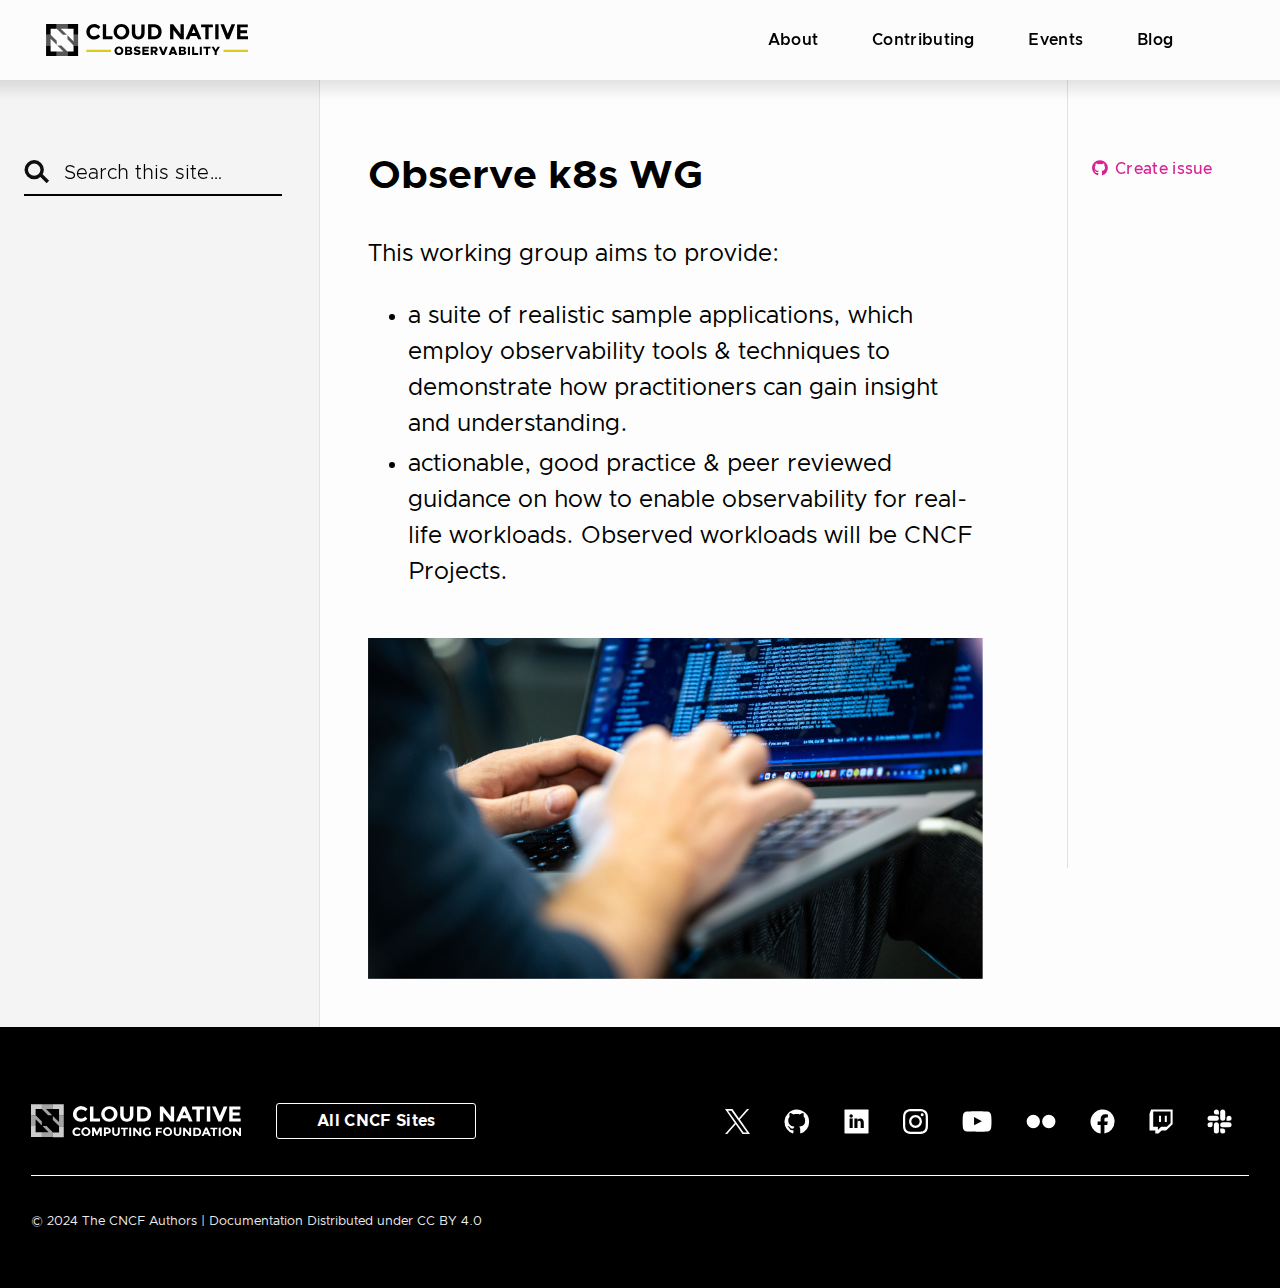
<file: index.html>
<!doctype html><html lang=en class=no-js><head><meta charset=utf-8><meta name=viewport content="width=device-width,initial-scale=1,shrink-to-fit=no"><meta name=generator content="Hugo 0.124.1"><meta name=ROBOTS content="INDEX, FOLLOW"><link rel=alternate type=application/rss+xml href=https://observe-k8s.github.io/index.xml><link rel=icon href=/favicons/favicon.ico sizes=any><link rel=icon href=/favicons/favicon.svg sizes=any type=image/svg+xml><link rel=apple-touch-icon href=/favicons/apple-touch-icon.png><title>Observe k8s WG</title><meta property="og:title" content="Observe k8s WG">
<meta property="og:description" content="The observe k8s working group aims to provide actionable, good practice, and peer reviewed guidance on observability tooling for real-life workloads."><meta property="og:type" content="website"><meta property="og:url" content="https://observe-k8s.github.io/"><meta itemprop=name content="Observe k8s WG"><meta itemprop=description content="The observe k8s working group aims to provide actionable, good practice, and peer reviewed guidance on observability tooling for real-life workloads."><meta name=twitter:card content="summary_large_image"><meta name=twitter:title content="Observe k8s WG"><meta name=twitter:description content="The observe k8s working group aims to provide actionable, good practice, and peer reviewed guidance on observability tooling for real-life workloads."><meta name=twitter:image content="https://observe-k8s.github.io/images/observability-social.jpg"><script src=https://cmp.osano.com/16A0DbT9yDNIaQkvZ/c3494b1e-ff3a-436f-978d-842e9a0bed27/osano.js></script><script>(function(e,t,n,s,o){e[s]=e[s]||[],e[s].push({"gtm.start":(new Date).getTime(),event:"gtm.js"});var a=t.getElementsByTagName(n)[0],i=t.createElement(n),r=s!="dataLayer"?"&l="+s:"";i.async=!0,i.src="https://www.googletagmanager.com/gtm.js?id="+o+r,a.parentNode.insertBefore(i,a)})(window,document,"script","dataLayer","GTM-WJJ7VKZ")</script><link rel=preload href=/scss/main.min.24223bd76016542603d6547df60559dd50ade9a887bc5111db2402715eea6323.css as=style><link href=/scss/main.min.24223bd76016542603d6547df60559dd50ade9a887bc5111db2402715eea6323.css rel=stylesheet integrity><script src=https://code.jquery.com/jquery-3.5.1.min.js integrity="sha256-9/aliU8dGd2tb6OSsuzixeV4y/faTqgFtohetphbbj0=" crossorigin=anonymous></script></head><body class=td-home><noscript><iframe src="https://www.googletagmanager.com/ns.html?id=GTM-WJJ7VKZ" height=0 width=0 style=display:none;visibility:hidden></iframe></noscript><header><nav class="js-navbar-scroll navbar navbar-expand navbar-dark flex-column flex-md-row td-navbar"><a class=navbar-brand href=/><span class=navbar-logo><svg xmlns="http://www.w3.org/2000/svg" role="img" viewBox="-25.56 -25.56 1329.12 253.12"><g clip-path="url(#clip0_1157_30)"><path fill="#dfcb1d" d="M255 162H411v15H255zm868 0h156v15H1123z"/><path d="M303.869 77.7123C308.776 77.8096 313.637 76.7387 318.049 74.5879 322.461 72.437 326.298 69.2679 329.244 65.342l13.639 13.9562c-10.784 12.0532-23.155 18.0797-37.745 18.0797C298.554 97.6291 291.986 96.5508 285.828 94.2074 279.67 91.8641 274.047 88.3037 269.296 83.7389 264.669 79.2817 261.034 73.8985 258.629 67.941 256.224 61.9835 255.103 55.5857 255.339 49.1654 255.159 42.6765 256.335 36.2214 258.793 30.2133 261.251 24.2052 264.936 18.7765 269.613 14.2748 274.643 9.52866 280.583 5.85096 287.074 3.46365 293.565 1.07635 300.472.0289452 307.379.384658 314.285.740371 321.048 2.49182 327.26 5.53331 333.471 8.5748 339.001 12.8433 343.518 18.0811L330.513 32.9889C327.648 29.1314 323.916 26.0019 319.618 23.853c-4.298-2.1489-9.041-3.2569-13.846-3.2344C298.282 20.4744 291.021 23.1976 285.472 28.231 282.593 30.8759 280.333 34.1233 278.852 37.7419 277.372 41.3604 276.708 45.2609 276.908 49.1654 276.708 53.0616 277.308 56.9575 278.672 60.6126 280.036 64.2677 282.134 67.6045 284.838 70.417 290.057 75.126 296.84 77.7262 303.869 77.7123v0zM359.375 96.109V1.9043h20.934V77.3949h40.283V96.109H359.375zM512.574 83.1045C503.043 92.0701 490.451 97.062 477.366 97.062c-13.085.0-25.677-4.9919-35.208-13.9575C437.511 78.6474 433.841 73.2718 431.384 67.3195 428.927 61.3673 427.735 54.9688 427.885 48.531 427.706 42.0893 428.884 35.682 431.343 29.7255S437.487 18.3966 442.158 13.9576C451.689 4.99194 464.281.0 477.366.0s25.677 4.99194 35.208 13.9576C517.222 18.4147 520.891 23.7903 523.348 29.7425 525.806 35.6947 526.997 42.0932 526.848 48.531 527.027 54.9727 525.849 61.38 523.39 67.3366 520.931 73.2931 517.246 78.6655 512.574 83.1045v0zM505.279 48.531C505.337 40.5606 502.393 32.8603 497.032 26.9623 494.507 24.1674 491.424 21.9333 487.982 20.4041 484.54 18.875 480.815 18.0849 477.049 18.0849 473.283 18.0849 469.558 18.875 466.116 20.4041 462.674 21.9333 459.591 24.1674 457.066 26.9623 451.644 32.8227 448.69 40.5481 448.819 48.531 448.761 56.5014 451.705 64.2017 457.066 70.0998 459.591 72.8946 462.674 75.1288 466.116 76.6579S473.283 78.9771 477.049 78.9771C480.815 78.9771 484.54 78.187 487.982 76.6579 491.424 75.1288 494.507 72.8946 497.032 70.0998 499.779 67.2388 501.924 63.8558 503.341 60.151 504.757 56.4462 505.416 52.495 505.279 48.531v0zM569.671 72.0024C571.346 74.1717 573.515 75.9085 575.998 77.0673 578.482 78.2262 581.206 78.7735 583.945 78.6634 586.642 78.8066 589.332 78.2721 591.77 77.1086S596.316 74.1896 597.901 72.0024C601.543 66.8216 603.332 60.5632 602.976 54.2399V2.22119H623.91V54.8743C623.91 68.5134 620.104 78.9805 612.491 86.2759 608.659 89.951 604.133 92.8255 599.177 94.7316S588.935 97.5372 583.627 97.3774C578.272 97.5373 572.938 96.639 567.931 94.734 562.923 92.829 558.341 89.9547 554.446 86.2759 546.834 78.9805 543.027 68.5134 543.027 54.8743V2.22119H563.962V54.2399C563.955 60.613 565.952 66.8268 569.671 72.0024v0zM717.798 14.2746C726.68 22.5215 731.438 33.9402 731.438 48.5309 731.438 63.1215 726.997 74.8574 718.433 83.4215 709.869 91.9855 696.23 96.109 678.467 96.109h-32.67V1.9043h33.305C695.913 1.9043 708.917 6.02773 717.798 14.2746zM702.573 70.4168C707.648 65.659 710.186 58.3637 710.186 49.1652 710.186 39.9668 707.648 32.6715 702.573 27.9137 697.498 23.1559 689.569 20.3012 678.784 20.3012H667.048V77.7121H680.37C688.423 78.1411 696.344 75.5384 702.573 70.4168v0zM851.018 1.9043h20.934V96.109H851.018L805.977 37.1121V96.109H785.043V1.9043H804.709L851.018 62.4871V1.9043zM962.347 96.109 953.466 75.809H913.818L904.936 96.109h-22.52L923.016 1.9043H943.316l40.6 94.2047H962.347zM934.118 30.134 922.382 57.4121h23.471L934.118 30.134zm94.842-9.8331v76.125H1008.02V20.3009H981.381V2.22119H1055.92V20.3009h-26.96zM1070.83 1.9043H1091.76V96.109H1070.83V1.9043zm78.97 59.9484L1173.91 1.9043H1196.75L1159 96.109h-17.76L1103.49 1.9043H1126.33l23.47 59.9484zM1276.91 1.9043V20.6184H1229.97V39.9668H1272.16V58.0465H1229.97V77.7121h48.53v18.714h-69.46V2.22148H1276.91V1.9043zM28.8621 135.218H-.00195312v67.783H67.559V173.852H28.8621V135.218zM174.136 135.535v38.317H135.439v29.149H203V135.218H173.819L174.136 135.535zM-.00195312 67.783H29.1793l-.3172-.3172V29.1495H67.559V0H-.00195312V67.783zM135.439.0V29.1495h38.697V67.783H203V0H135.439z"/><path d="M131.627 67.783 92.9297 29.1495H135.433V0H67.5547V29.1495L106.252 67.783h25.375zM96.7359 135.218H71.3609l32.0361 32.004L109.741 173.852H67.5547v29.149H135.433V173.534l-19.349-19.031-19.3481-19.285zM174.136 67.7837V109.906l-6.661-6.661-32.036-32.004V96.9015l19.032 19.0315 19.348 19.316H203V67.7837H174.136zM67.559 106.1 29.1793 67.7837H-.00195312V135.218H28.8621V93.0952L67.559 131.76V106.1z" opacity=".65"/><path d="M461.272 196.163C456.247 196.163 451.578 194.945 447.265 192.509 442.951 190.022 439.5 186.698 436.912 182.536 434.374 178.375 433.105 173.883 433.105 169.062S434.374 159.775 436.912 155.664C439.5 151.503 442.951 148.204 447.265 145.768 451.578 143.281 456.247 142.038 461.272 142.038 466.245 142.038 470.889 143.281 475.202 145.768 479.516 148.204 482.942 151.503 485.479 155.664 488.068 159.775 489.362 164.241 489.362 169.062S488.068 178.375 485.479 182.536C482.942 186.698 479.516 190.022 475.202 192.509 470.889 194.945 466.245 196.163 461.272 196.163zm0-11.8C463.911 184.363 466.347 183.678 468.58 182.308 470.813 180.887 472.589 179.009 473.908 176.675 475.279 174.34 475.964 171.803 475.964 169.062 475.964 166.372 475.279 163.86 473.908 161.526 472.589 159.191 470.813 157.339 468.58 155.969 466.347 154.548 463.911 153.837 461.272 153.837S456.171 154.548 453.887 155.969C451.654 157.339 449.853 159.191 448.483 161.526 447.163 163.86 446.503 166.372 446.503 169.062 446.503 171.803 447.163 174.34 448.483 176.675 449.853 179.009 451.654 180.887 453.887 182.308 456.171 183.678 458.633 184.363 461.272 184.363zm39.065-41.412H527.666C530.863 142.951 533.705 143.535 536.192 144.702 538.678 145.819 540.607 147.392 541.977 149.422 543.398 151.401 544.109 153.634 544.109 156.121 544.109 158.709 543.449 161.018 542.129 163.048 540.861 165.027 539.084 166.601 536.801 167.768 539.846 169.087 542.205 170.94 543.88 173.325 545.606 175.66 546.468 178.248 546.468 181.09 546.468 183.83 545.707 186.292 544.185 188.474 542.662 190.605 540.556 192.28 537.866 193.498 535.177 194.665 532.132 195.249 528.731 195.249H500.337V142.951zm24.207 20.706C526.321 163.657 527.792 163.2 528.96 162.287 530.127 161.373 530.711 160.206 530.711 158.785S530.127 156.222 528.96 155.36C527.792 154.446 526.321 153.989 524.544 153.989H513.278V163.657h11.266zm1.904 20.554C528.376 184.211 529.949 183.729 531.167 182.765 532.436 181.75 533.07 180.481 533.07 178.958 533.07 177.436 532.436 176.192 531.167 175.228 529.949 174.213 528.376 173.706 526.448 173.706h-13.17v10.505h13.17zm51.273 11.952C573.052 196.163 568.662 195.427 564.551 193.955 560.44 192.432 556.786 190.25 553.589 187.408L560.973 178.654C566.353 183.069 572.087 185.277 578.177 185.277 580.563 185.277 582.39 184.845 583.658 183.983 584.927 183.12 585.562 181.953 585.562 180.481 585.562 179.466 585.257 178.654 584.648 178.045 584.039 177.436 583.075 176.928 581.755 176.522 580.487 176.116 578.406 175.558 575.513 174.848 571.199 173.883 567.672 172.843 564.932 171.726 562.191 170.559 560.009 168.961 558.385 166.931 556.812 164.85 556.025 162.135 556.025 158.785 556.025 155.486 556.862 152.568 558.537 150.031 560.212 147.493 562.546 145.539 565.541 144.169 568.586 142.748 572.062 142.038 575.97 142.038 584.344 142.038 591.423 144.423 597.209 149.193L590.586 158.481C588.201 156.654 585.714 155.283 583.126 154.37 580.588 153.406 578.101 152.924 575.665 152.924 573.635 152.924 572.037 153.355 570.869 154.218 569.702 155.08 569.119 156.172 569.119 157.491 569.119 158.557 569.423 159.42 570.032 160.079 570.692 160.739 571.732 161.323 573.153 161.83 574.574 162.287 576.655 162.82 579.395 163.429 583.709 164.342 587.236 165.408 589.977 166.626 592.717 167.793 594.849 169.392 596.371 171.422 597.894 173.401 598.655 175.964 598.655 179.111 598.655 182.612 597.792 185.657 596.067 188.246 594.392 190.783 591.981 192.737 588.835 194.107 585.688 195.477 581.984 196.163 577.721 196.163zm44.688-41.565V162.744h25.578v11.647H622.409V183.602H650.575v11.647H609.392V142.951h41.183v11.647H622.409zm69.712 40.651-11.495-16.367H675.45v16.367H662.432V142.951h24.284C690.523 142.951 693.923 143.712 696.917 145.235 699.962 146.757 702.322 148.889 703.997 151.629 705.722 154.319 706.585 157.415 706.585 160.917 706.585 164.875 705.494 168.326 703.312 171.27 701.18 174.213 698.237 176.345 694.481 177.664l12.408 17.585H692.121zM675.45 167.007H685.574C687.807 167.007 689.634 166.448 691.055 165.332 692.476 164.215 693.187 162.744 693.187 160.917S692.476 157.618 691.055 156.501C689.634 155.385 687.807 154.827 685.574 154.827H675.45v12.18zm94.394-24.056-20.63 52.298H734.522l-20.63-52.298h14.616L741.906 176.675l13.322-33.724H769.844zM813.544 187.256H793.143L789.945 195.249H775.329l20.706-52.298h14.616l20.706 52.298H816.741l-3.197-7.993zM809.662 177.436 803.343 161.373 797.025 177.436H809.662zm31.221-34.485h27.329C871.409 142.951 874.251 143.535 876.738 144.702 879.225 145.819 881.153 147.392 882.523 149.422 883.944 151.401 884.655 153.634 884.655 156.121 884.655 158.709 883.995 161.018 882.676 163.048 881.407 165.027 879.631 166.601 877.347 167.768 880.392 169.087 882.752 170.94 884.427 173.325 886.152 175.66 887.015 178.248 887.015 181.09 887.015 183.83 886.254 186.292 884.731 188.474 883.209 190.605 881.102 192.28 878.413 193.498 875.723 194.665 872.678 195.249 869.278 195.249H840.883V142.951zm24.208 20.706C866.867 163.657 868.339 163.2 869.506 162.287 870.673 161.373 871.257 160.206 871.257 158.785S870.673 156.222 869.506 155.36C868.339 154.446 866.867 153.989 865.091 153.989H853.824V163.657H865.091zM866.994 184.211C868.922 184.211 870.496 183.729 871.714 182.765 872.982 181.75 873.617 180.481 873.617 178.958 873.617 177.436 872.982 176.192 871.714 175.228 870.496 174.213 868.922 173.706 866.994 173.706H853.824v10.505H866.994zm30.795-41.26h13.018v52.298H897.789V142.951zm64.939 40.651v11.647H924.513V142.951H937.531v40.651h25.197zM972.945 142.951H985.962v52.298H972.945V142.951zM1012 154.598H996.167V142.951h44.763v11.647H1025.02v40.651H1012V154.598zM1067.13 177.207l-20.24-34.256h14.99l11.8 22.076L1086.01 142.951h14.47l-20.25 34.256v18.042H1067.13V177.207z"/></g><defs><clipPath id="clip0_1157_30"><path fill="#fff" d="M0 0H1279.22V203H0z"/></clipPath></defs></svg></span></a><div class="td-navbar-nav-scroll ml-md-auto mr-xl-5" id=main_navbar><ul class="navbar-nav mt-0 mt-lg-0"><li class="nav-item mr-3 ml-3 mb-0 mb-lg-0"><a class=nav-link href=/about/><span>About</span></a></li><li class="nav-item mr-3 ml-3 mb-0 mb-lg-0"><a class=nav-link href=/contributing/><span>Contributing</span></a></li><li class="nav-item mr-3 ml-3 mb-0 mb-lg-0"><a class=nav-link href=/events/><span>Events</span></a></li><li class="nav-item mr-3 ml-3 mb-0 mb-lg-0"><a class=nav-link href=/blog/><span>Blog</span></a></li></ul></div></nav></header><div><div class=td-main><div class="row flex-xl-nowrap"><aside class="col-12 col-md-3 col-xl-3 td-sidebar d-print-none"><div id=td-sidebar-menu class=td-sidebar__inner><form class="td-sidebar__search d-flex align-items-center"><div class=add-search-icon><input type=search class="form-control td-search-input" placeholder="Search this site…" aria-label="Search this site…" autocomplete=off><svg xmlns="http://www.w3.org/2000/svg" role="img" viewBox=".88 .63 32.17 30.24"><g opacity=".945"><path stroke="#000" stroke-width="4.392" d="M13.746 23.279c5.536.0 10.024-4.432 10.024-9.9.0-5.466-4.488-9.898-10.024-9.898S3.722 7.913 3.722 13.38s4.488 9.899 10.024 9.899zm6.56-5.069 10.652 10.52" fill="transparent"/></g></svg></div></form><nav class="collapse td-sidebar-nav" id=td-section-nav><ul class="td-sidebar-nav__section pr-md-3 ul-0"></ul></nav></div></aside><aside class="d-none d-xl-block col-xl-2 td-sidebar-toc d-print-none"><div class="td-page-meta ml-2 pb-1 pt-2 mb-0"><a href="https://github.com/observe-k8s/observe-k8s.github.io/issues/new?title=Observe%20k8s%20WG" target=_blank><i class="fab fa-github fa-fw"></i> Create issue</a></div></aside><main class="col-12 col-md-9 col-xl-7 pl-md-5" role=main><div class=td-content><h1>Observe k8s WG</h1><p class=lead>This working group aims to provide:</p><ul class=lead><li>a suite of realistic sample applications, which employ observability tools & techniques to demonstrate how practitioners can gain insight and understanding.</li><li>actionable, good practice & peer reviewed guidance on how to enable observability for real-life workloads. Observed workloads will be CNCF Projects.</li></ul><p class=mt-5><img alt="Man working on computer" src=/images/man-using-laptop.jpg></p></div></main></div></div><footer class="row d-print-none"><div class="container-fluid mx-sm-3"><div class="row mb-4"><div class=logo-and-hub><a href=https://www.cncf.io/ class=logo><img width=210 height=40 src=/images/CNCF_logo_white.svg alt="Cloud Native Computing Foundation logo"></a><div class="row justify-content-center d-lg-none"></div><div class="horizontal-rule d-lg-none mt-4 mb-4"></div><a href=https://www.cncf.io/all-cncf/ class=hub-button>All
CNCF Sites</a></div><ul class=social-links><li><a class=text-white title="Cloud Native Computing Foundation on X" href=https://x.com/cloudnativefdn><svg xmlns="http://www.w3.org/2000/svg" viewBox="0 0 300 300" aria-label="X"><path fill="currentcolor" d="M178.57 127.15 290.27.0h-26.46l-97.03 110.38L89.34.0H0l117.13 166.93L0 300.25h26.46l102.4-116.59 81.8 116.59H3e2M36.01 19.54H76.66l187.13 262.13h-40.66"/></svg></a></li><li><a class=text-white title="Cloud Native Computing Foundation on Github" href=https://github.com/cncf><svg xmlns="http://www.w3.org/2000/svg" viewbox="-0.1 0.21 24.7 24.14"><path fill="currentcolor" d="M24.188 12.63A11.893 11.893.0 003.887 4.221 11.893 11.893.0 002.615 19.538a11.899 11.899.0 005.81 4.34 1.14 1.14.0 00.612-.885c0-.654-.014-2.337-.014-2.337-.415.061-.834.09-1.253.088a2.692 2.692.0 01-2.722-1.837 3.22 3.22.0 00-1.336-1.585c-.308-.198-.379-.431-.023-.498 1.643-.308 2.064 1.853 3.16 2.198.76.236 1.58.17 2.293-.183.1-.614.44-1.165.943-1.531-2.791-.267-4.446-1.232-5.304-2.781l-.092-.174-.216-.492-.064-.176a8.34 8.34.0 01-.386-2.694A4.596 4.596.0 015.334 7.58a4.765 4.765.0 01.207-3.43s1.208-.248 3.492 1.378c1.237-.528 4.538-.571 6.1-.117.957-.63 2.71-1.524 3.417-1.274.193.307.604 1.2.25 3.164a5.523 5.523.0 011.493 3.942 10.198 10.198.0 01-.305 2.444l-.103.349s-.06.165-.123.322l-.075.173c-.828 1.809-2.527 2.484-5.274 2.766.89.557 1.144 1.256 1.144 3.146s-.025 2.144-.02 2.578a1.199 1.199.0 00.59.87 11.9 11.9.0 008.06-11.26z"/></svg></a></li><li><a title="Cloud Native Computing Foundation on LinkedIn" href=https://www.linkedin.com/company/cloud-native-computing-foundation/><svg xmlns="http://www.w3.org/2000/svg" viewbox="-10.23 -10.23 531.96 531.96"><rect fill="currentcolor" width="512" height="512" rx="3%" fill="#fff"/><circle fill="#000" cx="142" cy="138" r="37"/><path stroke="#000" stroke-width="66" d="M244 194v198M142 194v198"/><path fill="#000" d="M276 282c0-20 13-40 36-40 24 0 33 18 33 45v105h66V279c0-61-32-89-76-89-34 0-51 19-59 32"/></svg></a></li><li><a title="Cloud Native Computing Foundation on Instagram" href=https://www.instagram.com/humans.of.cloudnative/><svg viewBox="0 0 24 24" xmlns="http://www.w3.org/2000/svg"><path d="m12 0C8.74.0 8.333.015 7.053.072 5.775.132 4.905.333 4.14.63c-.789.306-1.459.717-2.126 1.384s-1.079 1.336-1.384 2.126c-.297.765-.499 1.635-.558 2.913-.06 1.28-.072 1.687-.072 4.947s.015 3.667.072 4.947c.06 1.277.261 2.148.558 2.913.306.788.717 1.459 1.384 2.126.667.666 1.336 1.079 2.126 1.384.766.296 1.636.499 2.913.558C8.333 23.988 8.74 24 12 24s3.667-.015 4.947-.072c1.277-.06 2.148-.262 2.913-.558.788-.306 1.459-.718 2.126-1.384.666-.667 1.079-1.335 1.384-2.126.296-.765.499-1.636.558-2.913.06-1.28.072-1.687.072-4.947s-.015-3.667-.072-4.947c-.06-1.277-.262-2.149-.558-2.913-.306-.789-.718-1.459-1.384-2.126-.667-.667-1.335-1.079-2.126-1.384-.765-.297-1.636-.499-2.913-.558-1.28-.06-1.687-.072-4.947-.072zm0 2.16c3.203.0 3.585.016 4.85.071 1.17.055 1.805.249 2.227.415.562.217.96.477 1.382.896.419.42.679.819.896 1.381.164.422.36 1.057.413 2.227.057 1.266.07 1.646.07 4.85s-.015 3.585-.074 4.85c-.061 1.17-.256 1.805-.421 2.227-.224.562-.479.96-.899 1.382-.419.419-.824.679-1.38.896-.42.164-1.065.36-2.235.413-1.274.057-1.649.07-4.859.07-3.211.0-3.586-.015-4.859-.074-1.171-.061-1.816-.256-2.236-.421-.569-.224-.96-.479-1.379-.899-.421-.419-.69-.824-.9-1.38-.165-.42-.359-1.065-.42-2.235-.045-1.26-.061-1.649-.061-4.844.0-3.196.016-3.586.061-4.861.061-1.17.255-1.814.42-2.234.21-.57.479-.96.9-1.381.419-.419.81-.689 1.379-.898.42-.166 1.051-.361 2.221-.421 1.275-.045 1.65-.06 4.859-.06zm0 3.678c-3.405.0-6.162 2.76-6.162 6.162.0 3.405 2.76 6.162 6.162 6.162 3.405.0 6.162-2.76 6.162-6.162.0-3.405-2.76-6.162-6.162-6.162zM12 16c-2.21.0-4-1.79-4-4s1.79-4 4-4 4 1.79 4 4-1.79 4-4 4zm7.846-10.405c0 .795-.646 1.44-1.44 1.44-.795.0-1.44-.646-1.44-1.44s.646-1.439 1.44-1.439c.793-.001 1.44.645 1.44 1.439z"/></svg></a></li><li><a class=text-white title="Cloud Native Computing Foundation on YouTube" href=https://www.youtube.com/c/cloudnativefdn><svg xmlns="http://www.w3.org/2000/svg" viewbox="0.21 0.27 34.45 25.07"><path fill="currentcolor" d="M33.729 6.084s-.327-2.33-1.317-3.356a4.691 4.691.0 00-3.32-1.432c-4.634-.34-11.589-.34-11.589-.34h-.014s-6.954.0-11.59.342A4.692 4.692.0 002.579 2.73c-.993 1.025-1.315 3.354-1.315 3.354a52.189 52.189.0 00-.331 5.473v2.566c.014 1.829.125 3.656.331 5.472.0.0.322 2.33 1.316 3.36 1.26 1.345 2.916 1.3 3.653 1.445 2.65.26 11.263.34 11.263.34s6.96-.01 11.597-.353a4.691 4.691.0 003.32-1.432c.993-1.026 1.316-3.356 1.316-3.356.206-1.817.316-3.644.33-5.473v-2.57a52.26 52.26.0 00-.33-5.472zM14.076 17.232V7.729l8.951 4.768-8.95 4.735z"/></svg></a></li><li><a class=text-white title="Cloud Native Computing Foundation on Flickr" href=https://www.flickr.com/photos/143247548@N03/albums><svg xmlns="http://www.w3.org/2000/svg" viewbox="-0.35 0.34 27.82 13.45"><path fill="currentcolor" fill-rule="evenodd" d="M12.599 7.083a6.181 6.181.0 11-12.363.0 6.181 6.181.0 0112.363.0zm14.376.0a6.18 6.18.0 11-12.362.0 6.18 6.18.0 0112.362.0z" clip-rule="evenodd"/></svg></a></li><li><a class=text-white title="Cloud Native Computing Foundation on Facebook" href=https://www.facebook.com/CloudNativeComputingFoundation/><svg xmlns="http://www.w3.org/2000/svg" viewbox="-0.51 -0.26 26.45 26.45"><path fill="currentcolor" d="M25.497 13.075c0-2.45-.698-4.848-2.011-6.911a12.765 12.765.0 00-5.398-4.73A12.671 12.671.0 0011.008.38 12.705 12.705.0 004.479 3.33 12.827 12.827.0 00.563 9.358a12.896 12.896.0 00-.07 7.201 12.831 12.831.0 003.801 6.103 12.709 12.709.0 006.471 3.078v-8.957H7.53v-3.708h3.235v-2.824c0-3.213 1.903-4.988 4.813-4.988.956.014 1.909.097 2.852.25V8.67h-1.607a1.83 1.83.0 00-1.518.497 1.854 1.854.0 00-.561 1.505v2.404h3.535l-.563 3.708h-2.97v8.957a12.725 12.725.0 007.697-4.337 12.87 12.87.0 003.054-8.328z"/></svg></a></li><li><a class=text-white title="Cloud Native Computing Foundation on Twitch" href=https://www.twitch.tv/cloudnativefdn><svg xmlns="http://www.w3.org/2000/svg" viewbox="-0.05 0.08 21.22 22.04"><path fill="currentcolor" d="M.402 18.929V4.189c.045-.067.084-.137.118-.21.436-1.158.871-2.316 1.304-3.475h18.98v12.968c-.112.081-.22.168-.323.26-1.66 1.651-3.318 3.305-4.973 4.962a.795.795.0 01-.623.257 132.09 132.09.0 00-3.482.006.896.896.0 00-.553.23c-.793.761-1.557 1.553-2.35 2.313a.913.913.0 01-.553.224c-.675.026-1.35.011-2.026.01-.124.0-.247-.016-.408-.027V18.97c-.204-.01-.365-.022-.53-.023-1.526-.007-3.053-.013-4.58-.018zM3.664 2.33v13.435h.439c1.125.0 2.25.006 3.375-.005.248.0.332.077.328.323-.013.661-.006 1.323.0 1.983.0.123.015.245.028.45.16-.148.255-.231.345-.32.737-.734 1.466-1.477 2.218-2.196a.884.884.0 01.55-.226c1.492-.018 2.985-.004 4.477-.019a.782.782.0 00.49-.2c.953-.923 1.88-1.866 2.825-2.79a.748.748.0 00.24-.59c-.007-3.131-.009-6.26-.005-9.386.0-.456.0-.456-.465-.456H3.667l-.003-.003z"/><path fill="currentcolor" d="M15.654 6.063c.01.152.022.255.022.359.0 1.59-.005 3.182.006 4.773.0.272-.064.38-.354.367-.458-.022-.919-.006-1.418-.006-.01-.137-.025-.246-.025-.358.0-1.592.004-3.183-.006-4.774.0-.265.051-.384.35-.368.467.025.938.007 1.425.007zm-5.082 2.732c0 .802-.01 1.604.006 2.406.005.283-.094.374-.37.36a12.659 12.659.0 00-1.1.0c-.216.007-.322-.05-.32-.293.007-1.64.007-3.28.0-4.92.0-.218.08-.292.291-.286.39.011.782.015 1.172.0.252-.01.328.086.325.329-.01.799-.004 1.601-.004 2.404z"/></svg></a></li><li><a class=text-white title="Cloud Native Computing Foundation Slack" href=https://slack.cncf.io/><svg xmlns="http://www.w3.org/2000/svg" viewbox="0.16 -0.03 21.19 21.19"><path fill="currentcolor" d="M4.896 13.27a2.147 2.147.0 01-2.141 2.142A2.147 2.147.0 01.613 13.27c0-1.178.963-2.141 2.142-2.141h2.141v2.141zm1.08.0c0-1.178.962-2.141 2.141-2.141s2.142.963 2.142 2.141v5.363a2.147 2.147.0 01-2.142 2.141 2.147 2.147.0 01-2.141-2.142V13.27zm2.141-8.6A2.147 2.147.0 015.976 2.53c0-1.18.962-2.142 2.141-2.142s2.142.963 2.142 2.141v2.142H8.117zm0 1.08c1.179.0 2.141.962 2.141 2.141a2.147 2.147.0 01-2.141 2.142H2.755A2.147 2.147.0 01.613 7.89c0-1.179.963-2.141 2.142-2.141h5.362zm8.599 2.141c0-1.179.963-2.141 2.141-2.141 1.179.0 2.143.962 2.143 2.14a2.147 2.147.0 01-2.142 2.142h-2.141V7.89zm-1.08.0a2.147 2.147.0 01-2.141 2.142 2.147 2.147.0 01-2.141-2.142V2.53c0-1.178.962-2.141 2.141-2.141s2.142.963 2.142 2.141v5.362zm-2.141 8.6c1.179.0 2.142.962 2.142 2.14a2.147 2.147.0 01-2.142 2.142 2.147 2.147.0 01-2.141-2.141V16.49h2.141zm0-1.08a2.147 2.147.0 01-2.141-2.141c0-1.179.962-2.142 2.141-2.142h5.362c1.179.0 2.142.963 2.142 2.142a2.147 2.147.0 01-2.142 2.142h-5.362z"/></svg></a></li></ul></div><div class="horizontal-rule d-none d-lg-block mb-4"></div><div class="copyright py-2"><small>&copy; 2024 The CNCF Authors | Documentation
Distributed under CC BY 4.0</small></div></div></footer></div><script src=https://cdnjs.cloudflare.com/ajax/libs/popper.js/1.14.3/umd/popper.min.js integrity=sha384-ZMP7rVo3mIykV+2+9J3UJ46jBk0WLaUAdn689aCwoqbBJiSnjAK/l8WvCWPIPm49 crossorigin=anonymous></script><script src=https://stackpath.bootstrapcdn.com/bootstrap/4.1.3/js/bootstrap.min.js integrity=sha384-ChfqqxuZUCnJSK3+MXmPNIyE6ZbWh2IMqE241rYiqJxyMiZ6OW/JmZQ5stwEULTy crossorigin=anonymous></script><script src=/js/main.min.b9f7dc2ba6f19b751c705f22619b3f0b84c7d175f2b2a351f67e98e3f1023841.js integrity="sha256-uffcK6bxm3UccF8iYZs/C4TH0XXysqNR9n6Y4/ECOEE=" crossorigin=anonymous></script></body></html>
</file>
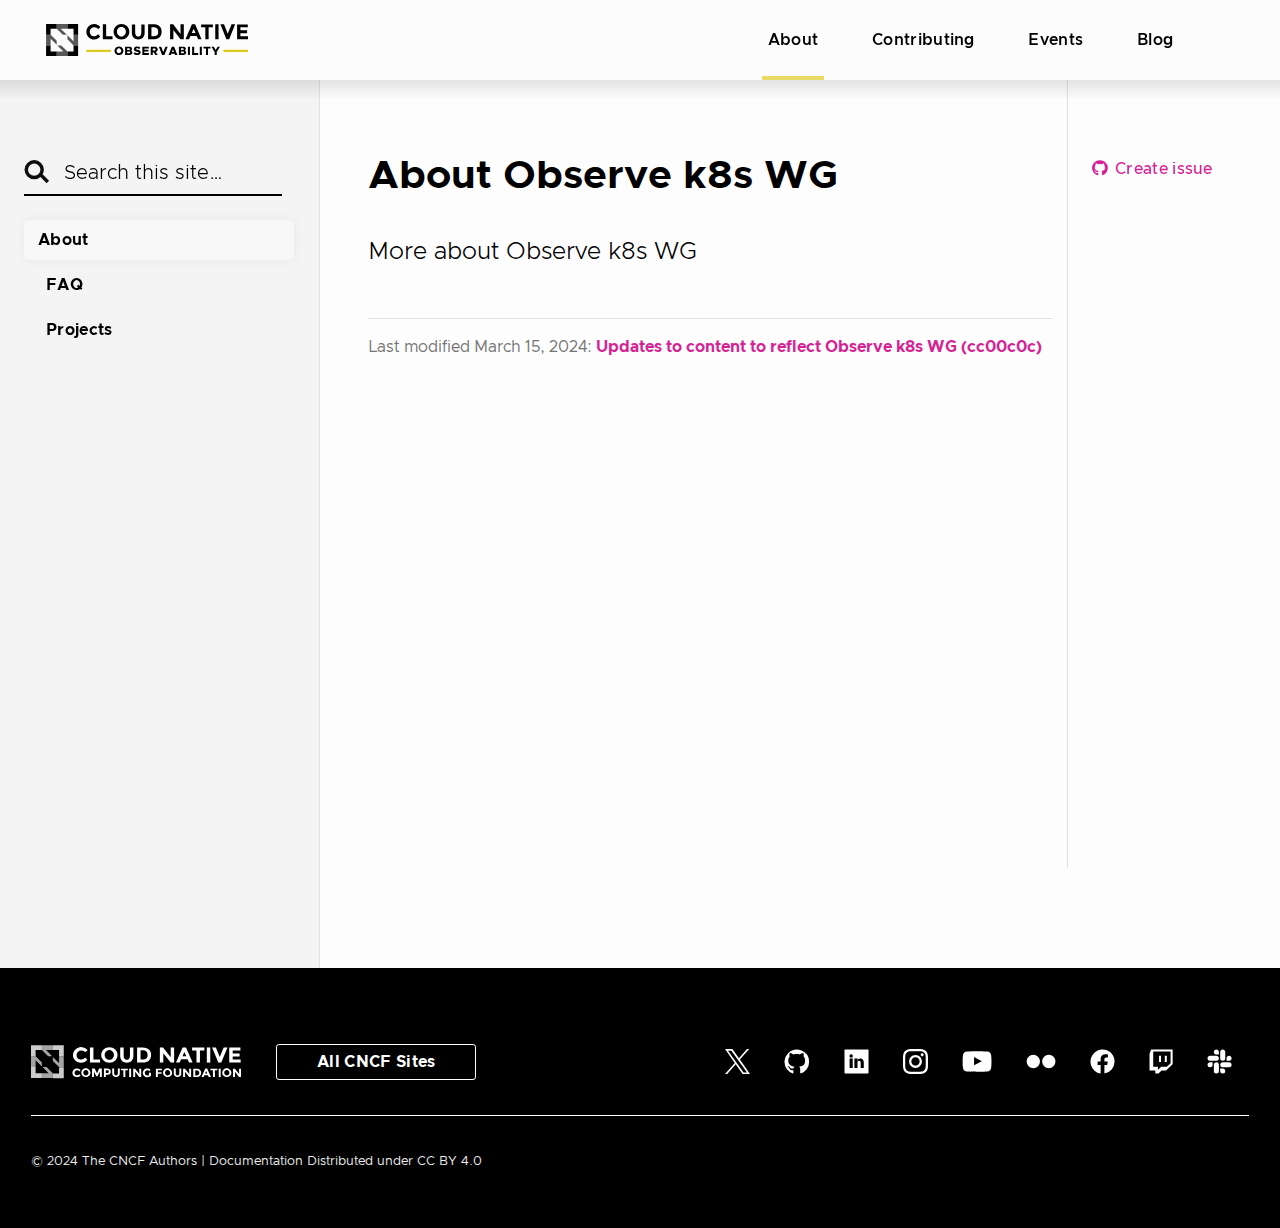
<file: about/index.html>
<!doctype html><html lang=en class=no-js><head><meta charset=utf-8><meta name=viewport content="width=device-width,initial-scale=1,shrink-to-fit=no"><meta name=generator content="Hugo 0.124.1"><meta name=ROBOTS content="INDEX, FOLLOW"><link rel=alternate type=application/rss+xml href=https://observe-k8s.github.io/about/index.xml><link rel=icon href=/favicons/favicon.ico sizes=any><link rel=icon href=/favicons/favicon.svg sizes=any type=image/svg+xml><link rel=apple-touch-icon href=/favicons/apple-touch-icon.png><title>About Observe k8s WG | Observe k8s WG</title><meta property="og:title" content="About Observe k8s WG">
<meta property="og:description" content="More about Observe k8s WG"><meta property="og:type" content="website"><meta property="og:url" content="https://observe-k8s.github.io/about/"><meta itemprop=name content="About Observe k8s WG"><meta itemprop=description content="More about Observe k8s WG"><meta name=twitter:card content="summary_large_image"><meta name=twitter:title content="About"><meta name=twitter:description content="More about Observe k8s WG"><meta name=twitter:image content="https://observe-k8s.github.io/images/observability-social.jpg"><script src=https://cmp.osano.com/16A0DbT9yDNIaQkvZ/c3494b1e-ff3a-436f-978d-842e9a0bed27/osano.js></script><script>(function(e,t,n,s,o){e[s]=e[s]||[],e[s].push({"gtm.start":(new Date).getTime(),event:"gtm.js"});var a=t.getElementsByTagName(n)[0],i=t.createElement(n),r=s!="dataLayer"?"&l="+s:"";i.async=!0,i.src="https://www.googletagmanager.com/gtm.js?id="+o+r,a.parentNode.insertBefore(i,a)})(window,document,"script","dataLayer","GTM-WJJ7VKZ")</script><link rel=preload href=/scss/main.min.24223bd76016542603d6547df60559dd50ade9a887bc5111db2402715eea6323.css as=style><link href=/scss/main.min.24223bd76016542603d6547df60559dd50ade9a887bc5111db2402715eea6323.css rel=stylesheet integrity><script src=https://code.jquery.com/jquery-3.5.1.min.js integrity="sha256-9/aliU8dGd2tb6OSsuzixeV4y/faTqgFtohetphbbj0=" crossorigin=anonymous></script></head><body class=td-section><noscript><iframe src="https://www.googletagmanager.com/ns.html?id=GTM-WJJ7VKZ" height=0 width=0 style=display:none;visibility:hidden></iframe></noscript><header><nav class="js-navbar-scroll navbar navbar-expand navbar-dark flex-column flex-md-row td-navbar"><a class=navbar-brand href=/><span class=navbar-logo><svg xmlns="http://www.w3.org/2000/svg" role="img" viewBox="-25.56 -25.56 1329.12 253.12"><g clip-path="url(#clip0_1157_30)"><path fill="#dfcb1d" d="M255 162H411v15H255zm868 0h156v15H1123z"/><path d="M303.869 77.7123C308.776 77.8096 313.637 76.7387 318.049 74.5879 322.461 72.437 326.298 69.2679 329.244 65.342l13.639 13.9562c-10.784 12.0532-23.155 18.0797-37.745 18.0797C298.554 97.6291 291.986 96.5508 285.828 94.2074 279.67 91.8641 274.047 88.3037 269.296 83.7389 264.669 79.2817 261.034 73.8985 258.629 67.941 256.224 61.9835 255.103 55.5857 255.339 49.1654 255.159 42.6765 256.335 36.2214 258.793 30.2133 261.251 24.2052 264.936 18.7765 269.613 14.2748 274.643 9.52866 280.583 5.85096 287.074 3.46365 293.565 1.07635 300.472.0289452 307.379.384658 314.285.740371 321.048 2.49182 327.26 5.53331 333.471 8.5748 339.001 12.8433 343.518 18.0811L330.513 32.9889C327.648 29.1314 323.916 26.0019 319.618 23.853c-4.298-2.1489-9.041-3.2569-13.846-3.2344C298.282 20.4744 291.021 23.1976 285.472 28.231 282.593 30.8759 280.333 34.1233 278.852 37.7419 277.372 41.3604 276.708 45.2609 276.908 49.1654 276.708 53.0616 277.308 56.9575 278.672 60.6126 280.036 64.2677 282.134 67.6045 284.838 70.417 290.057 75.126 296.84 77.7262 303.869 77.7123v0zM359.375 96.109V1.9043h20.934V77.3949h40.283V96.109H359.375zM512.574 83.1045C503.043 92.0701 490.451 97.062 477.366 97.062c-13.085.0-25.677-4.9919-35.208-13.9575C437.511 78.6474 433.841 73.2718 431.384 67.3195 428.927 61.3673 427.735 54.9688 427.885 48.531 427.706 42.0893 428.884 35.682 431.343 29.7255S437.487 18.3966 442.158 13.9576C451.689 4.99194 464.281.0 477.366.0s25.677 4.99194 35.208 13.9576C517.222 18.4147 520.891 23.7903 523.348 29.7425 525.806 35.6947 526.997 42.0932 526.848 48.531 527.027 54.9727 525.849 61.38 523.39 67.3366 520.931 73.2931 517.246 78.6655 512.574 83.1045v0zM505.279 48.531C505.337 40.5606 502.393 32.8603 497.032 26.9623 494.507 24.1674 491.424 21.9333 487.982 20.4041 484.54 18.875 480.815 18.0849 477.049 18.0849 473.283 18.0849 469.558 18.875 466.116 20.4041 462.674 21.9333 459.591 24.1674 457.066 26.9623 451.644 32.8227 448.69 40.5481 448.819 48.531 448.761 56.5014 451.705 64.2017 457.066 70.0998 459.591 72.8946 462.674 75.1288 466.116 76.6579S473.283 78.9771 477.049 78.9771C480.815 78.9771 484.54 78.187 487.982 76.6579 491.424 75.1288 494.507 72.8946 497.032 70.0998 499.779 67.2388 501.924 63.8558 503.341 60.151 504.757 56.4462 505.416 52.495 505.279 48.531v0zM569.671 72.0024C571.346 74.1717 573.515 75.9085 575.998 77.0673 578.482 78.2262 581.206 78.7735 583.945 78.6634 586.642 78.8066 589.332 78.2721 591.77 77.1086S596.316 74.1896 597.901 72.0024C601.543 66.8216 603.332 60.5632 602.976 54.2399V2.22119H623.91V54.8743C623.91 68.5134 620.104 78.9805 612.491 86.2759 608.659 89.951 604.133 92.8255 599.177 94.7316S588.935 97.5372 583.627 97.3774C578.272 97.5373 572.938 96.639 567.931 94.734 562.923 92.829 558.341 89.9547 554.446 86.2759 546.834 78.9805 543.027 68.5134 543.027 54.8743V2.22119H563.962V54.2399C563.955 60.613 565.952 66.8268 569.671 72.0024v0zM717.798 14.2746C726.68 22.5215 731.438 33.9402 731.438 48.5309 731.438 63.1215 726.997 74.8574 718.433 83.4215 709.869 91.9855 696.23 96.109 678.467 96.109h-32.67V1.9043h33.305C695.913 1.9043 708.917 6.02773 717.798 14.2746zM702.573 70.4168C707.648 65.659 710.186 58.3637 710.186 49.1652 710.186 39.9668 707.648 32.6715 702.573 27.9137 697.498 23.1559 689.569 20.3012 678.784 20.3012H667.048V77.7121H680.37C688.423 78.1411 696.344 75.5384 702.573 70.4168v0zM851.018 1.9043h20.934V96.109H851.018L805.977 37.1121V96.109H785.043V1.9043H804.709L851.018 62.4871V1.9043zM962.347 96.109 953.466 75.809H913.818L904.936 96.109h-22.52L923.016 1.9043H943.316l40.6 94.2047H962.347zM934.118 30.134 922.382 57.4121h23.471L934.118 30.134zm94.842-9.8331v76.125H1008.02V20.3009H981.381V2.22119H1055.92V20.3009h-26.96zM1070.83 1.9043H1091.76V96.109H1070.83V1.9043zm78.97 59.9484L1173.91 1.9043H1196.75L1159 96.109h-17.76L1103.49 1.9043H1126.33l23.47 59.9484zM1276.91 1.9043V20.6184H1229.97V39.9668H1272.16V58.0465H1229.97V77.7121h48.53v18.714h-69.46V2.22148H1276.91V1.9043zM28.8621 135.218H-.00195312v67.783H67.559V173.852H28.8621V135.218zM174.136 135.535v38.317H135.439v29.149H203V135.218H173.819L174.136 135.535zM-.00195312 67.783H29.1793l-.3172-.3172V29.1495H67.559V0H-.00195312V67.783zM135.439.0V29.1495h38.697V67.783H203V0H135.439z"/><path d="M131.627 67.783 92.9297 29.1495H135.433V0H67.5547V29.1495L106.252 67.783h25.375zM96.7359 135.218H71.3609l32.0361 32.004L109.741 173.852H67.5547v29.149H135.433V173.534l-19.349-19.031-19.3481-19.285zM174.136 67.7837V109.906l-6.661-6.661-32.036-32.004V96.9015l19.032 19.0315 19.348 19.316H203V67.7837H174.136zM67.559 106.1 29.1793 67.7837H-.00195312V135.218H28.8621V93.0952L67.559 131.76V106.1z" opacity=".65"/><path d="M461.272 196.163C456.247 196.163 451.578 194.945 447.265 192.509 442.951 190.022 439.5 186.698 436.912 182.536 434.374 178.375 433.105 173.883 433.105 169.062S434.374 159.775 436.912 155.664C439.5 151.503 442.951 148.204 447.265 145.768 451.578 143.281 456.247 142.038 461.272 142.038 466.245 142.038 470.889 143.281 475.202 145.768 479.516 148.204 482.942 151.503 485.479 155.664 488.068 159.775 489.362 164.241 489.362 169.062S488.068 178.375 485.479 182.536C482.942 186.698 479.516 190.022 475.202 192.509 470.889 194.945 466.245 196.163 461.272 196.163zm0-11.8C463.911 184.363 466.347 183.678 468.58 182.308 470.813 180.887 472.589 179.009 473.908 176.675 475.279 174.34 475.964 171.803 475.964 169.062 475.964 166.372 475.279 163.86 473.908 161.526 472.589 159.191 470.813 157.339 468.58 155.969 466.347 154.548 463.911 153.837 461.272 153.837S456.171 154.548 453.887 155.969C451.654 157.339 449.853 159.191 448.483 161.526 447.163 163.86 446.503 166.372 446.503 169.062 446.503 171.803 447.163 174.34 448.483 176.675 449.853 179.009 451.654 180.887 453.887 182.308 456.171 183.678 458.633 184.363 461.272 184.363zm39.065-41.412H527.666C530.863 142.951 533.705 143.535 536.192 144.702 538.678 145.819 540.607 147.392 541.977 149.422 543.398 151.401 544.109 153.634 544.109 156.121 544.109 158.709 543.449 161.018 542.129 163.048 540.861 165.027 539.084 166.601 536.801 167.768 539.846 169.087 542.205 170.94 543.88 173.325 545.606 175.66 546.468 178.248 546.468 181.09 546.468 183.83 545.707 186.292 544.185 188.474 542.662 190.605 540.556 192.28 537.866 193.498 535.177 194.665 532.132 195.249 528.731 195.249H500.337V142.951zm24.207 20.706C526.321 163.657 527.792 163.2 528.96 162.287 530.127 161.373 530.711 160.206 530.711 158.785S530.127 156.222 528.96 155.36C527.792 154.446 526.321 153.989 524.544 153.989H513.278V163.657h11.266zm1.904 20.554C528.376 184.211 529.949 183.729 531.167 182.765 532.436 181.75 533.07 180.481 533.07 178.958 533.07 177.436 532.436 176.192 531.167 175.228 529.949 174.213 528.376 173.706 526.448 173.706h-13.17v10.505h13.17zm51.273 11.952C573.052 196.163 568.662 195.427 564.551 193.955 560.44 192.432 556.786 190.25 553.589 187.408L560.973 178.654C566.353 183.069 572.087 185.277 578.177 185.277 580.563 185.277 582.39 184.845 583.658 183.983 584.927 183.12 585.562 181.953 585.562 180.481 585.562 179.466 585.257 178.654 584.648 178.045 584.039 177.436 583.075 176.928 581.755 176.522 580.487 176.116 578.406 175.558 575.513 174.848 571.199 173.883 567.672 172.843 564.932 171.726 562.191 170.559 560.009 168.961 558.385 166.931 556.812 164.85 556.025 162.135 556.025 158.785 556.025 155.486 556.862 152.568 558.537 150.031 560.212 147.493 562.546 145.539 565.541 144.169 568.586 142.748 572.062 142.038 575.97 142.038 584.344 142.038 591.423 144.423 597.209 149.193L590.586 158.481C588.201 156.654 585.714 155.283 583.126 154.37 580.588 153.406 578.101 152.924 575.665 152.924 573.635 152.924 572.037 153.355 570.869 154.218 569.702 155.08 569.119 156.172 569.119 157.491 569.119 158.557 569.423 159.42 570.032 160.079 570.692 160.739 571.732 161.323 573.153 161.83 574.574 162.287 576.655 162.82 579.395 163.429 583.709 164.342 587.236 165.408 589.977 166.626 592.717 167.793 594.849 169.392 596.371 171.422 597.894 173.401 598.655 175.964 598.655 179.111 598.655 182.612 597.792 185.657 596.067 188.246 594.392 190.783 591.981 192.737 588.835 194.107 585.688 195.477 581.984 196.163 577.721 196.163zm44.688-41.565V162.744h25.578v11.647H622.409V183.602H650.575v11.647H609.392V142.951h41.183v11.647H622.409zm69.712 40.651-11.495-16.367H675.45v16.367H662.432V142.951h24.284C690.523 142.951 693.923 143.712 696.917 145.235 699.962 146.757 702.322 148.889 703.997 151.629 705.722 154.319 706.585 157.415 706.585 160.917 706.585 164.875 705.494 168.326 703.312 171.27 701.18 174.213 698.237 176.345 694.481 177.664l12.408 17.585H692.121zM675.45 167.007H685.574C687.807 167.007 689.634 166.448 691.055 165.332 692.476 164.215 693.187 162.744 693.187 160.917S692.476 157.618 691.055 156.501C689.634 155.385 687.807 154.827 685.574 154.827H675.45v12.18zm94.394-24.056-20.63 52.298H734.522l-20.63-52.298h14.616L741.906 176.675l13.322-33.724H769.844zM813.544 187.256H793.143L789.945 195.249H775.329l20.706-52.298h14.616l20.706 52.298H816.741l-3.197-7.993zM809.662 177.436 803.343 161.373 797.025 177.436H809.662zm31.221-34.485h27.329C871.409 142.951 874.251 143.535 876.738 144.702 879.225 145.819 881.153 147.392 882.523 149.422 883.944 151.401 884.655 153.634 884.655 156.121 884.655 158.709 883.995 161.018 882.676 163.048 881.407 165.027 879.631 166.601 877.347 167.768 880.392 169.087 882.752 170.94 884.427 173.325 886.152 175.66 887.015 178.248 887.015 181.09 887.015 183.83 886.254 186.292 884.731 188.474 883.209 190.605 881.102 192.28 878.413 193.498 875.723 194.665 872.678 195.249 869.278 195.249H840.883V142.951zm24.208 20.706C866.867 163.657 868.339 163.2 869.506 162.287 870.673 161.373 871.257 160.206 871.257 158.785S870.673 156.222 869.506 155.36C868.339 154.446 866.867 153.989 865.091 153.989H853.824V163.657H865.091zM866.994 184.211C868.922 184.211 870.496 183.729 871.714 182.765 872.982 181.75 873.617 180.481 873.617 178.958 873.617 177.436 872.982 176.192 871.714 175.228 870.496 174.213 868.922 173.706 866.994 173.706H853.824v10.505H866.994zm30.795-41.26h13.018v52.298H897.789V142.951zm64.939 40.651v11.647H924.513V142.951H937.531v40.651h25.197zM972.945 142.951H985.962v52.298H972.945V142.951zM1012 154.598H996.167V142.951h44.763v11.647H1025.02v40.651H1012V154.598zM1067.13 177.207l-20.24-34.256h14.99l11.8 22.076L1086.01 142.951h14.47l-20.25 34.256v18.042H1067.13V177.207z"/></g><defs><clipPath id="clip0_1157_30"><path fill="#fff" d="M0 0H1279.22V203H0z"/></clipPath></defs></svg></span></a><div class="td-navbar-nav-scroll ml-md-auto mr-xl-5" id=main_navbar><ul class="navbar-nav mt-0 mt-lg-0"><li class="nav-item mr-3 ml-3 mb-0 mb-lg-0"><a class="nav-link active" href=/about/><span class=active>About</span></a></li><li class="nav-item mr-3 ml-3 mb-0 mb-lg-0"><a class=nav-link href=/contributing/><span>Contributing</span></a></li><li class="nav-item mr-3 ml-3 mb-0 mb-lg-0"><a class=nav-link href=/events/><span>Events</span></a></li><li class="nav-item mr-3 ml-3 mb-0 mb-lg-0"><a class=nav-link href=/blog/><span>Blog</span></a></li></ul></div></nav></header><div><div class=td-main><div class="row flex-xl-nowrap"><aside class="col-12 col-md-3 col-xl-3 td-sidebar d-print-none"><div id=td-sidebar-menu class=td-sidebar__inner><form class="td-sidebar__search d-flex align-items-center"><div class=add-search-icon><input type=search class="form-control td-search-input" placeholder="Search this site…" aria-label="Search this site…" autocomplete=off><svg xmlns="http://www.w3.org/2000/svg" role="img" viewBox=".88 .63 32.17 30.24"><g opacity=".945"><path stroke="#000" stroke-width="4.392" d="M13.746 23.279c5.536.0 10.024-4.432 10.024-9.9.0-5.466-4.488-9.898-10.024-9.898S3.722 7.913 3.722 13.38s4.488 9.899 10.024 9.899zm6.56-5.069 10.652 10.52" fill="transparent"/></g></svg></div><button class=hamburger type=button aria-label="Toggle Menu" data-toggle=collapse data-target=#td-section-nav aria-controls=td-docs-nav aria-expanded=false aria-label="Toggle section navigation">
<span class=hamburger-box><span class=hamburger-inner></span></span></button></form><nav class="collapse td-sidebar-nav" id=td-section-nav><ul class="td-sidebar-nav__section pr-md-3 ul-0"><li class="td-sidebar-nav__section-title td-sidebar-nav__section with-child active-path" id=m-about-li><a href=/about/ title="About Observe k8s WG" class="align-left pl-0 active td-sidebar-link td-sidebar-link__section tree-root" id=m-about><span class=td-sidebar-nav-active-item>About</span></a><ul class=ul-1><li class="td-sidebar-nav__section-title td-sidebar-nav__section without-child" id=m-aboutfaq-li><a href=/about/faq/ class="align-left pl-0 td-sidebar-link td-sidebar-link__page" id=m-aboutfaq><span>FAQ</span></a></li><li class="td-sidebar-nav__section-title td-sidebar-nav__section without-child" id=m-aboutprojects-li><a href=/about/projects/ class="align-left pl-0 td-sidebar-link td-sidebar-link__page" id=m-aboutprojects><span>Projects</span></a></li></ul></li></ul></nav></div></aside><aside class="d-none d-xl-block col-xl-2 td-sidebar-toc d-print-none"><div class="td-page-meta ml-2 pb-1 pt-2 mb-0"><a href="https://github.com/observe-k8s/observe-k8s.github.io/issues/new?title=About%20Observe%20k8s%20WG" target=_blank><i class="fab fa-github fa-fw"></i> Create issue</a></div></aside><main class="col-12 col-md-9 col-xl-7 pl-md-5" role=main><div class=td-content><h1>About Observe k8s WG</h1><div class=lead>More about Observe k8s WG</div><div class="section-index mt-5"></div><div class="text-muted mt-5 pt-3 border-top">Last modified March 15, 2024: <a href=https://github.com/observe-k8s/observe-k8s.github.io/commit/cc00c0c2d9fce617ec0dd9633535ca7013fe2b59>Updates to content to reflect Observe k8s WG (cc00c0c)</a></div></div></main></div></div><footer class="row d-print-none"><div class="container-fluid mx-sm-3"><div class="row mb-4"><div class=logo-and-hub><a href=https://www.cncf.io/ class=logo><img width=210 height=40 src=/images/CNCF_logo_white.svg alt="Cloud Native Computing Foundation logo"></a><div class="row justify-content-center d-lg-none"></div><div class="horizontal-rule d-lg-none mt-4 mb-4"></div><a href=https://www.cncf.io/all-cncf/ class=hub-button>All
CNCF Sites</a></div><ul class=social-links><li><a class=text-white title="Cloud Native Computing Foundation on X" href=https://x.com/cloudnativefdn><svg xmlns="http://www.w3.org/2000/svg" viewBox="0 0 300 300" aria-label="X"><path fill="currentcolor" d="M178.57 127.15 290.27.0h-26.46l-97.03 110.38L89.34.0H0l117.13 166.93L0 300.25h26.46l102.4-116.59 81.8 116.59H3e2M36.01 19.54H76.66l187.13 262.13h-40.66"/></svg></a></li><li><a class=text-white title="Cloud Native Computing Foundation on Github" href=https://github.com/cncf><svg xmlns="http://www.w3.org/2000/svg" viewbox="-0.1 0.21 24.7 24.14"><path fill="currentcolor" d="M24.188 12.63A11.893 11.893.0 003.887 4.221 11.893 11.893.0 002.615 19.538a11.899 11.899.0 005.81 4.34 1.14 1.14.0 00.612-.885c0-.654-.014-2.337-.014-2.337-.415.061-.834.09-1.253.088a2.692 2.692.0 01-2.722-1.837 3.22 3.22.0 00-1.336-1.585c-.308-.198-.379-.431-.023-.498 1.643-.308 2.064 1.853 3.16 2.198.76.236 1.58.17 2.293-.183.1-.614.44-1.165.943-1.531-2.791-.267-4.446-1.232-5.304-2.781l-.092-.174-.216-.492-.064-.176a8.34 8.34.0 01-.386-2.694A4.596 4.596.0 015.334 7.58a4.765 4.765.0 01.207-3.43s1.208-.248 3.492 1.378c1.237-.528 4.538-.571 6.1-.117.957-.63 2.71-1.524 3.417-1.274.193.307.604 1.2.25 3.164a5.523 5.523.0 011.493 3.942 10.198 10.198.0 01-.305 2.444l-.103.349s-.06.165-.123.322l-.075.173c-.828 1.809-2.527 2.484-5.274 2.766.89.557 1.144 1.256 1.144 3.146s-.025 2.144-.02 2.578a1.199 1.199.0 00.59.87 11.9 11.9.0 008.06-11.26z"/></svg></a></li><li><a title="Cloud Native Computing Foundation on LinkedIn" href=https://www.linkedin.com/company/cloud-native-computing-foundation/><svg xmlns="http://www.w3.org/2000/svg" viewbox="-10.23 -10.23 531.96 531.96"><rect fill="currentcolor" width="512" height="512" rx="3%" fill="#fff"/><circle fill="#000" cx="142" cy="138" r="37"/><path stroke="#000" stroke-width="66" d="M244 194v198M142 194v198"/><path fill="#000" d="M276 282c0-20 13-40 36-40 24 0 33 18 33 45v105h66V279c0-61-32-89-76-89-34 0-51 19-59 32"/></svg></a></li><li><a title="Cloud Native Computing Foundation on Instagram" href=https://www.instagram.com/humans.of.cloudnative/><svg viewBox="0 0 24 24" xmlns="http://www.w3.org/2000/svg"><path d="m12 0C8.74.0 8.333.015 7.053.072 5.775.132 4.905.333 4.14.63c-.789.306-1.459.717-2.126 1.384s-1.079 1.336-1.384 2.126c-.297.765-.499 1.635-.558 2.913-.06 1.28-.072 1.687-.072 4.947s.015 3.667.072 4.947c.06 1.277.261 2.148.558 2.913.306.788.717 1.459 1.384 2.126.667.666 1.336 1.079 2.126 1.384.766.296 1.636.499 2.913.558C8.333 23.988 8.74 24 12 24s3.667-.015 4.947-.072c1.277-.06 2.148-.262 2.913-.558.788-.306 1.459-.718 2.126-1.384.666-.667 1.079-1.335 1.384-2.126.296-.765.499-1.636.558-2.913.06-1.28.072-1.687.072-4.947s-.015-3.667-.072-4.947c-.06-1.277-.262-2.149-.558-2.913-.306-.789-.718-1.459-1.384-2.126-.667-.667-1.335-1.079-2.126-1.384-.765-.297-1.636-.499-2.913-.558-1.28-.06-1.687-.072-4.947-.072zm0 2.16c3.203.0 3.585.016 4.85.071 1.17.055 1.805.249 2.227.415.562.217.96.477 1.382.896.419.42.679.819.896 1.381.164.422.36 1.057.413 2.227.057 1.266.07 1.646.07 4.85s-.015 3.585-.074 4.85c-.061 1.17-.256 1.805-.421 2.227-.224.562-.479.96-.899 1.382-.419.419-.824.679-1.38.896-.42.164-1.065.36-2.235.413-1.274.057-1.649.07-4.859.07-3.211.0-3.586-.015-4.859-.074-1.171-.061-1.816-.256-2.236-.421-.569-.224-.96-.479-1.379-.899-.421-.419-.69-.824-.9-1.38-.165-.42-.359-1.065-.42-2.235-.045-1.26-.061-1.649-.061-4.844.0-3.196.016-3.586.061-4.861.061-1.17.255-1.814.42-2.234.21-.57.479-.96.9-1.381.419-.419.81-.689 1.379-.898.42-.166 1.051-.361 2.221-.421 1.275-.045 1.65-.06 4.859-.06zm0 3.678c-3.405.0-6.162 2.76-6.162 6.162.0 3.405 2.76 6.162 6.162 6.162 3.405.0 6.162-2.76 6.162-6.162.0-3.405-2.76-6.162-6.162-6.162zM12 16c-2.21.0-4-1.79-4-4s1.79-4 4-4 4 1.79 4 4-1.79 4-4 4zm7.846-10.405c0 .795-.646 1.44-1.44 1.44-.795.0-1.44-.646-1.44-1.44s.646-1.439 1.44-1.439c.793-.001 1.44.645 1.44 1.439z"/></svg></a></li><li><a class=text-white title="Cloud Native Computing Foundation on YouTube" href=https://www.youtube.com/c/cloudnativefdn><svg xmlns="http://www.w3.org/2000/svg" viewbox="0.21 0.27 34.45 25.07"><path fill="currentcolor" d="M33.729 6.084s-.327-2.33-1.317-3.356a4.691 4.691.0 00-3.32-1.432c-4.634-.34-11.589-.34-11.589-.34h-.014s-6.954.0-11.59.342A4.692 4.692.0 002.579 2.73c-.993 1.025-1.315 3.354-1.315 3.354a52.189 52.189.0 00-.331 5.473v2.566c.014 1.829.125 3.656.331 5.472.0.0.322 2.33 1.316 3.36 1.26 1.345 2.916 1.3 3.653 1.445 2.65.26 11.263.34 11.263.34s6.96-.01 11.597-.353a4.691 4.691.0 003.32-1.432c.993-1.026 1.316-3.356 1.316-3.356.206-1.817.316-3.644.33-5.473v-2.57a52.26 52.26.0 00-.33-5.472zM14.076 17.232V7.729l8.951 4.768-8.95 4.735z"/></svg></a></li><li><a class=text-white title="Cloud Native Computing Foundation on Flickr" href=https://www.flickr.com/photos/143247548@N03/albums><svg xmlns="http://www.w3.org/2000/svg" viewbox="-0.35 0.34 27.82 13.45"><path fill="currentcolor" fill-rule="evenodd" d="M12.599 7.083a6.181 6.181.0 11-12.363.0 6.181 6.181.0 0112.363.0zm14.376.0a6.18 6.18.0 11-12.362.0 6.18 6.18.0 0112.362.0z" clip-rule="evenodd"/></svg></a></li><li><a class=text-white title="Cloud Native Computing Foundation on Facebook" href=https://www.facebook.com/CloudNativeComputingFoundation/><svg xmlns="http://www.w3.org/2000/svg" viewbox="-0.51 -0.26 26.45 26.45"><path fill="currentcolor" d="M25.497 13.075c0-2.45-.698-4.848-2.011-6.911a12.765 12.765.0 00-5.398-4.73A12.671 12.671.0 0011.008.38 12.705 12.705.0 004.479 3.33 12.827 12.827.0 00.563 9.358a12.896 12.896.0 00-.07 7.201 12.831 12.831.0 003.801 6.103 12.709 12.709.0 006.471 3.078v-8.957H7.53v-3.708h3.235v-2.824c0-3.213 1.903-4.988 4.813-4.988.956.014 1.909.097 2.852.25V8.67h-1.607a1.83 1.83.0 00-1.518.497 1.854 1.854.0 00-.561 1.505v2.404h3.535l-.563 3.708h-2.97v8.957a12.725 12.725.0 007.697-4.337 12.87 12.87.0 003.054-8.328z"/></svg></a></li><li><a class=text-white title="Cloud Native Computing Foundation on Twitch" href=https://www.twitch.tv/cloudnativefdn><svg xmlns="http://www.w3.org/2000/svg" viewbox="-0.05 0.08 21.22 22.04"><path fill="currentcolor" d="M.402 18.929V4.189c.045-.067.084-.137.118-.21.436-1.158.871-2.316 1.304-3.475h18.98v12.968c-.112.081-.22.168-.323.26-1.66 1.651-3.318 3.305-4.973 4.962a.795.795.0 01-.623.257 132.09 132.09.0 00-3.482.006.896.896.0 00-.553.23c-.793.761-1.557 1.553-2.35 2.313a.913.913.0 01-.553.224c-.675.026-1.35.011-2.026.01-.124.0-.247-.016-.408-.027V18.97c-.204-.01-.365-.022-.53-.023-1.526-.007-3.053-.013-4.58-.018zM3.664 2.33v13.435h.439c1.125.0 2.25.006 3.375-.005.248.0.332.077.328.323-.013.661-.006 1.323.0 1.983.0.123.015.245.028.45.16-.148.255-.231.345-.32.737-.734 1.466-1.477 2.218-2.196a.884.884.0 01.55-.226c1.492-.018 2.985-.004 4.477-.019a.782.782.0 00.49-.2c.953-.923 1.88-1.866 2.825-2.79a.748.748.0 00.24-.59c-.007-3.131-.009-6.26-.005-9.386.0-.456.0-.456-.465-.456H3.667l-.003-.003z"/><path fill="currentcolor" d="M15.654 6.063c.01.152.022.255.022.359.0 1.59-.005 3.182.006 4.773.0.272-.064.38-.354.367-.458-.022-.919-.006-1.418-.006-.01-.137-.025-.246-.025-.358.0-1.592.004-3.183-.006-4.774.0-.265.051-.384.35-.368.467.025.938.007 1.425.007zm-5.082 2.732c0 .802-.01 1.604.006 2.406.005.283-.094.374-.37.36a12.659 12.659.0 00-1.1.0c-.216.007-.322-.05-.32-.293.007-1.64.007-3.28.0-4.92.0-.218.08-.292.291-.286.39.011.782.015 1.172.0.252-.01.328.086.325.329-.01.799-.004 1.601-.004 2.404z"/></svg></a></li><li><a class=text-white title="Cloud Native Computing Foundation Slack" href=https://slack.cncf.io/><svg xmlns="http://www.w3.org/2000/svg" viewbox="0.16 -0.03 21.19 21.19"><path fill="currentcolor" d="M4.896 13.27a2.147 2.147.0 01-2.141 2.142A2.147 2.147.0 01.613 13.27c0-1.178.963-2.141 2.142-2.141h2.141v2.141zm1.08.0c0-1.178.962-2.141 2.141-2.141s2.142.963 2.142 2.141v5.363a2.147 2.147.0 01-2.142 2.141 2.147 2.147.0 01-2.141-2.142V13.27zm2.141-8.6A2.147 2.147.0 015.976 2.53c0-1.18.962-2.142 2.141-2.142s2.142.963 2.142 2.141v2.142H8.117zm0 1.08c1.179.0 2.141.962 2.141 2.141a2.147 2.147.0 01-2.141 2.142H2.755A2.147 2.147.0 01.613 7.89c0-1.179.963-2.141 2.142-2.141h5.362zm8.599 2.141c0-1.179.963-2.141 2.141-2.141 1.179.0 2.143.962 2.143 2.14a2.147 2.147.0 01-2.142 2.142h-2.141V7.89zm-1.08.0a2.147 2.147.0 01-2.141 2.142 2.147 2.147.0 01-2.141-2.142V2.53c0-1.178.962-2.141 2.141-2.141s2.142.963 2.142 2.141v5.362zm-2.141 8.6c1.179.0 2.142.962 2.142 2.14a2.147 2.147.0 01-2.142 2.142 2.147 2.147.0 01-2.141-2.141V16.49h2.141zm0-1.08a2.147 2.147.0 01-2.141-2.141c0-1.179.962-2.142 2.141-2.142h5.362c1.179.0 2.142.963 2.142 2.142a2.147 2.147.0 01-2.142 2.142h-5.362z"/></svg></a></li></ul></div><div class="horizontal-rule d-none d-lg-block mb-4"></div><div class="copyright py-2"><small>&copy; 2024 The CNCF Authors | Documentation
Distributed under CC BY 4.0</small></div></div></footer></div><script src=https://cdnjs.cloudflare.com/ajax/libs/popper.js/1.14.3/umd/popper.min.js integrity=sha384-ZMP7rVo3mIykV+2+9J3UJ46jBk0WLaUAdn689aCwoqbBJiSnjAK/l8WvCWPIPm49 crossorigin=anonymous></script><script src=https://stackpath.bootstrapcdn.com/bootstrap/4.1.3/js/bootstrap.min.js integrity=sha384-ChfqqxuZUCnJSK3+MXmPNIyE6ZbWh2IMqE241rYiqJxyMiZ6OW/JmZQ5stwEULTy crossorigin=anonymous></script><script src=/js/main.min.b9f7dc2ba6f19b751c705f22619b3f0b84c7d175f2b2a351f67e98e3f1023841.js integrity="sha256-uffcK6bxm3UccF8iYZs/C4TH0XXysqNR9n6Y4/ECOEE=" crossorigin=anonymous></script></body></html>
</file>
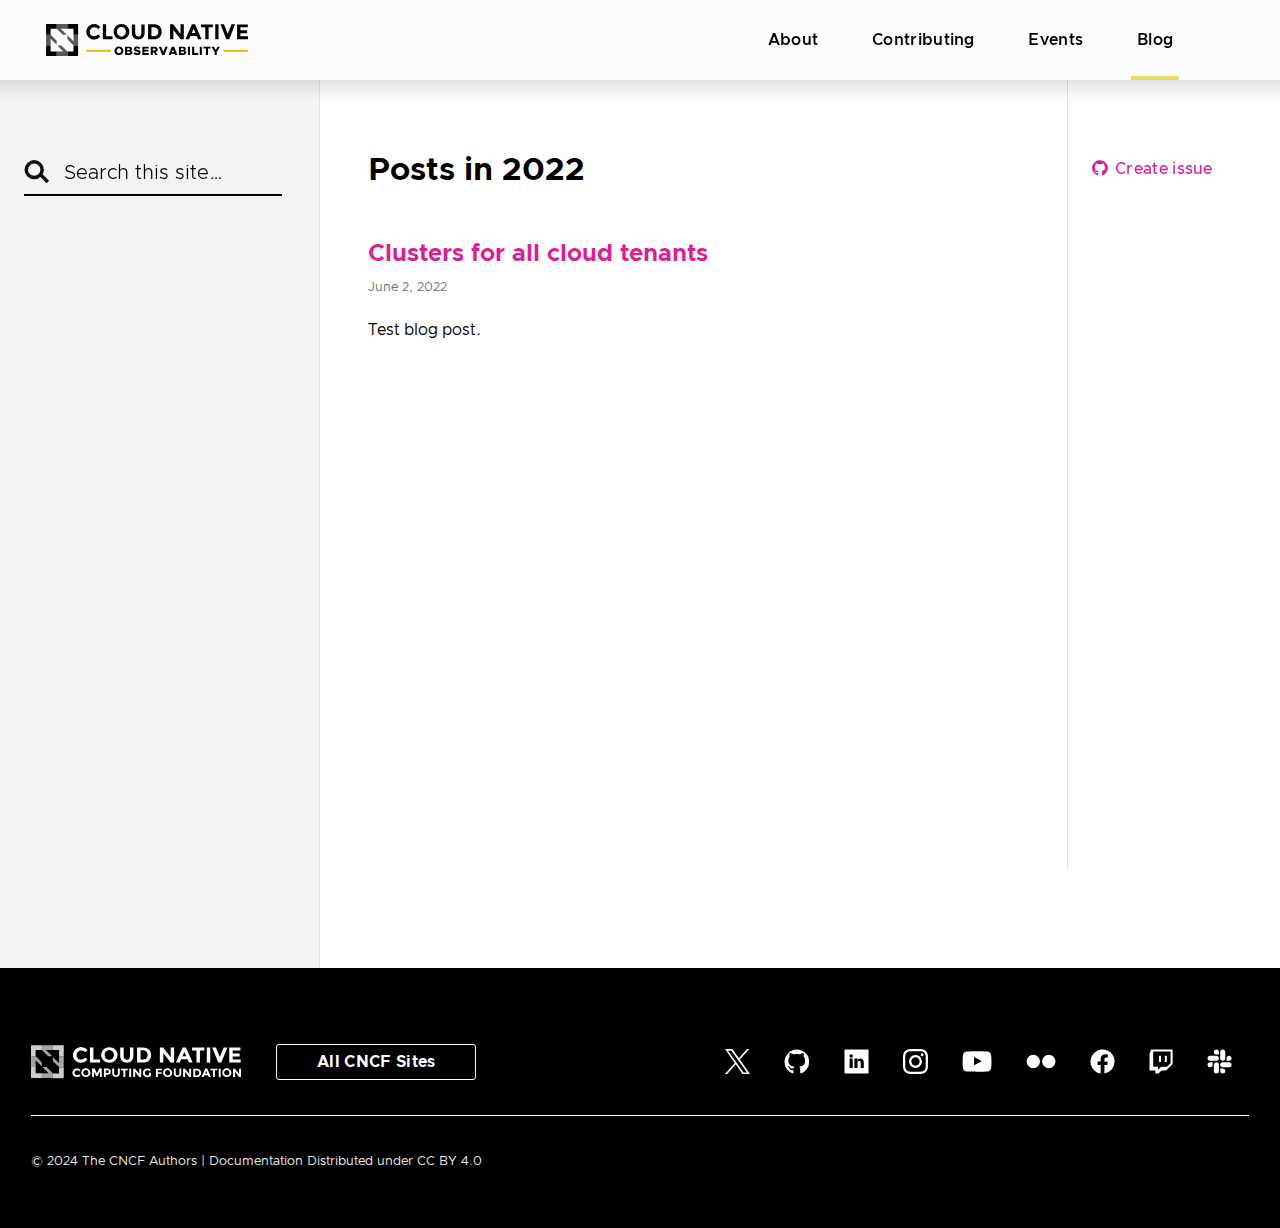
<file: blog/index.html>
<!doctype html><html lang=en class=no-js><head><meta charset=utf-8><meta name=viewport content="width=device-width,initial-scale=1,shrink-to-fit=no"><meta name=generator content="Hugo 0.124.1"><meta name=ROBOTS content="INDEX, FOLLOW"><link rel=alternate type=application/rss+xml href=https://observe-k8s.github.io/blog/index.xml><link rel=icon href=/favicons/favicon.ico sizes=any><link rel=icon href=/favicons/favicon.svg sizes=any type=image/svg+xml><link rel=apple-touch-icon href=/favicons/apple-touch-icon.png><title>Blog | Observe k8s WG</title><meta property="og:title" content="Blog">
<meta property="og:description" content="The observe k8s working group aims to provide actionable, good practice, and peer reviewed guidance on observability tooling for real-life workloads."><meta property="og:type" content="website"><meta property="og:url" content="https://observe-k8s.github.io/blog/"><meta itemprop=name content="Blog"><meta itemprop=description content="The observe k8s working group aims to provide actionable, good practice, and peer reviewed guidance on observability tooling for real-life workloads."><meta name=twitter:card content="summary_large_image"><meta name=twitter:title content="Blog"><meta name=twitter:description content="The observe k8s working group aims to provide actionable, good practice, and peer reviewed guidance on observability tooling for real-life workloads."><meta name=twitter:image content="https://observe-k8s.github.io/images/observability-social.jpg"><script src=https://cmp.osano.com/16A0DbT9yDNIaQkvZ/c3494b1e-ff3a-436f-978d-842e9a0bed27/osano.js></script><script>(function(e,t,n,s,o){e[s]=e[s]||[],e[s].push({"gtm.start":(new Date).getTime(),event:"gtm.js"});var a=t.getElementsByTagName(n)[0],i=t.createElement(n),r=s!="dataLayer"?"&l="+s:"";i.async=!0,i.src="https://www.googletagmanager.com/gtm.js?id="+o+r,a.parentNode.insertBefore(i,a)})(window,document,"script","dataLayer","GTM-WJJ7VKZ")</script><link rel=preload href=/scss/main.min.24223bd76016542603d6547df60559dd50ade9a887bc5111db2402715eea6323.css as=style><link href=/scss/main.min.24223bd76016542603d6547df60559dd50ade9a887bc5111db2402715eea6323.css rel=stylesheet integrity><script src=https://code.jquery.com/jquery-3.5.1.min.js integrity="sha256-9/aliU8dGd2tb6OSsuzixeV4y/faTqgFtohetphbbj0=" crossorigin=anonymous></script></head><body class=td-section><noscript><iframe src="https://www.googletagmanager.com/ns.html?id=GTM-WJJ7VKZ" height=0 width=0 style=display:none;visibility:hidden></iframe></noscript><header><nav class="js-navbar-scroll navbar navbar-expand navbar-dark flex-column flex-md-row td-navbar"><a class=navbar-brand href=/><span class=navbar-logo><svg xmlns="http://www.w3.org/2000/svg" role="img" viewBox="-25.56 -25.56 1329.12 253.12"><g clip-path="url(#clip0_1157_30)"><path fill="#dfcb1d" d="M255 162H411v15H255zm868 0h156v15H1123z"/><path d="M303.869 77.7123C308.776 77.8096 313.637 76.7387 318.049 74.5879 322.461 72.437 326.298 69.2679 329.244 65.342l13.639 13.9562c-10.784 12.0532-23.155 18.0797-37.745 18.0797C298.554 97.6291 291.986 96.5508 285.828 94.2074 279.67 91.8641 274.047 88.3037 269.296 83.7389 264.669 79.2817 261.034 73.8985 258.629 67.941 256.224 61.9835 255.103 55.5857 255.339 49.1654 255.159 42.6765 256.335 36.2214 258.793 30.2133 261.251 24.2052 264.936 18.7765 269.613 14.2748 274.643 9.52866 280.583 5.85096 287.074 3.46365 293.565 1.07635 300.472.0289452 307.379.384658 314.285.740371 321.048 2.49182 327.26 5.53331 333.471 8.5748 339.001 12.8433 343.518 18.0811L330.513 32.9889C327.648 29.1314 323.916 26.0019 319.618 23.853c-4.298-2.1489-9.041-3.2569-13.846-3.2344C298.282 20.4744 291.021 23.1976 285.472 28.231 282.593 30.8759 280.333 34.1233 278.852 37.7419 277.372 41.3604 276.708 45.2609 276.908 49.1654 276.708 53.0616 277.308 56.9575 278.672 60.6126 280.036 64.2677 282.134 67.6045 284.838 70.417 290.057 75.126 296.84 77.7262 303.869 77.7123v0zM359.375 96.109V1.9043h20.934V77.3949h40.283V96.109H359.375zM512.574 83.1045C503.043 92.0701 490.451 97.062 477.366 97.062c-13.085.0-25.677-4.9919-35.208-13.9575C437.511 78.6474 433.841 73.2718 431.384 67.3195 428.927 61.3673 427.735 54.9688 427.885 48.531 427.706 42.0893 428.884 35.682 431.343 29.7255S437.487 18.3966 442.158 13.9576C451.689 4.99194 464.281.0 477.366.0s25.677 4.99194 35.208 13.9576C517.222 18.4147 520.891 23.7903 523.348 29.7425 525.806 35.6947 526.997 42.0932 526.848 48.531 527.027 54.9727 525.849 61.38 523.39 67.3366 520.931 73.2931 517.246 78.6655 512.574 83.1045v0zM505.279 48.531C505.337 40.5606 502.393 32.8603 497.032 26.9623 494.507 24.1674 491.424 21.9333 487.982 20.4041 484.54 18.875 480.815 18.0849 477.049 18.0849 473.283 18.0849 469.558 18.875 466.116 20.4041 462.674 21.9333 459.591 24.1674 457.066 26.9623 451.644 32.8227 448.69 40.5481 448.819 48.531 448.761 56.5014 451.705 64.2017 457.066 70.0998 459.591 72.8946 462.674 75.1288 466.116 76.6579S473.283 78.9771 477.049 78.9771C480.815 78.9771 484.54 78.187 487.982 76.6579 491.424 75.1288 494.507 72.8946 497.032 70.0998 499.779 67.2388 501.924 63.8558 503.341 60.151 504.757 56.4462 505.416 52.495 505.279 48.531v0zM569.671 72.0024C571.346 74.1717 573.515 75.9085 575.998 77.0673 578.482 78.2262 581.206 78.7735 583.945 78.6634 586.642 78.8066 589.332 78.2721 591.77 77.1086S596.316 74.1896 597.901 72.0024C601.543 66.8216 603.332 60.5632 602.976 54.2399V2.22119H623.91V54.8743C623.91 68.5134 620.104 78.9805 612.491 86.2759 608.659 89.951 604.133 92.8255 599.177 94.7316S588.935 97.5372 583.627 97.3774C578.272 97.5373 572.938 96.639 567.931 94.734 562.923 92.829 558.341 89.9547 554.446 86.2759 546.834 78.9805 543.027 68.5134 543.027 54.8743V2.22119H563.962V54.2399C563.955 60.613 565.952 66.8268 569.671 72.0024v0zM717.798 14.2746C726.68 22.5215 731.438 33.9402 731.438 48.5309 731.438 63.1215 726.997 74.8574 718.433 83.4215 709.869 91.9855 696.23 96.109 678.467 96.109h-32.67V1.9043h33.305C695.913 1.9043 708.917 6.02773 717.798 14.2746zM702.573 70.4168C707.648 65.659 710.186 58.3637 710.186 49.1652 710.186 39.9668 707.648 32.6715 702.573 27.9137 697.498 23.1559 689.569 20.3012 678.784 20.3012H667.048V77.7121H680.37C688.423 78.1411 696.344 75.5384 702.573 70.4168v0zM851.018 1.9043h20.934V96.109H851.018L805.977 37.1121V96.109H785.043V1.9043H804.709L851.018 62.4871V1.9043zM962.347 96.109 953.466 75.809H913.818L904.936 96.109h-22.52L923.016 1.9043H943.316l40.6 94.2047H962.347zM934.118 30.134 922.382 57.4121h23.471L934.118 30.134zm94.842-9.8331v76.125H1008.02V20.3009H981.381V2.22119H1055.92V20.3009h-26.96zM1070.83 1.9043H1091.76V96.109H1070.83V1.9043zm78.97 59.9484L1173.91 1.9043H1196.75L1159 96.109h-17.76L1103.49 1.9043H1126.33l23.47 59.9484zM1276.91 1.9043V20.6184H1229.97V39.9668H1272.16V58.0465H1229.97V77.7121h48.53v18.714h-69.46V2.22148H1276.91V1.9043zM28.8621 135.218H-.00195312v67.783H67.559V173.852H28.8621V135.218zM174.136 135.535v38.317H135.439v29.149H203V135.218H173.819L174.136 135.535zM-.00195312 67.783H29.1793l-.3172-.3172V29.1495H67.559V0H-.00195312V67.783zM135.439.0V29.1495h38.697V67.783H203V0H135.439z"/><path d="M131.627 67.783 92.9297 29.1495H135.433V0H67.5547V29.1495L106.252 67.783h25.375zM96.7359 135.218H71.3609l32.0361 32.004L109.741 173.852H67.5547v29.149H135.433V173.534l-19.349-19.031-19.3481-19.285zM174.136 67.7837V109.906l-6.661-6.661-32.036-32.004V96.9015l19.032 19.0315 19.348 19.316H203V67.7837H174.136zM67.559 106.1 29.1793 67.7837H-.00195312V135.218H28.8621V93.0952L67.559 131.76V106.1z" opacity=".65"/><path d="M461.272 196.163C456.247 196.163 451.578 194.945 447.265 192.509 442.951 190.022 439.5 186.698 436.912 182.536 434.374 178.375 433.105 173.883 433.105 169.062S434.374 159.775 436.912 155.664C439.5 151.503 442.951 148.204 447.265 145.768 451.578 143.281 456.247 142.038 461.272 142.038 466.245 142.038 470.889 143.281 475.202 145.768 479.516 148.204 482.942 151.503 485.479 155.664 488.068 159.775 489.362 164.241 489.362 169.062S488.068 178.375 485.479 182.536C482.942 186.698 479.516 190.022 475.202 192.509 470.889 194.945 466.245 196.163 461.272 196.163zm0-11.8C463.911 184.363 466.347 183.678 468.58 182.308 470.813 180.887 472.589 179.009 473.908 176.675 475.279 174.34 475.964 171.803 475.964 169.062 475.964 166.372 475.279 163.86 473.908 161.526 472.589 159.191 470.813 157.339 468.58 155.969 466.347 154.548 463.911 153.837 461.272 153.837S456.171 154.548 453.887 155.969C451.654 157.339 449.853 159.191 448.483 161.526 447.163 163.86 446.503 166.372 446.503 169.062 446.503 171.803 447.163 174.34 448.483 176.675 449.853 179.009 451.654 180.887 453.887 182.308 456.171 183.678 458.633 184.363 461.272 184.363zm39.065-41.412H527.666C530.863 142.951 533.705 143.535 536.192 144.702 538.678 145.819 540.607 147.392 541.977 149.422 543.398 151.401 544.109 153.634 544.109 156.121 544.109 158.709 543.449 161.018 542.129 163.048 540.861 165.027 539.084 166.601 536.801 167.768 539.846 169.087 542.205 170.94 543.88 173.325 545.606 175.66 546.468 178.248 546.468 181.09 546.468 183.83 545.707 186.292 544.185 188.474 542.662 190.605 540.556 192.28 537.866 193.498 535.177 194.665 532.132 195.249 528.731 195.249H500.337V142.951zm24.207 20.706C526.321 163.657 527.792 163.2 528.96 162.287 530.127 161.373 530.711 160.206 530.711 158.785S530.127 156.222 528.96 155.36C527.792 154.446 526.321 153.989 524.544 153.989H513.278V163.657h11.266zm1.904 20.554C528.376 184.211 529.949 183.729 531.167 182.765 532.436 181.75 533.07 180.481 533.07 178.958 533.07 177.436 532.436 176.192 531.167 175.228 529.949 174.213 528.376 173.706 526.448 173.706h-13.17v10.505h13.17zm51.273 11.952C573.052 196.163 568.662 195.427 564.551 193.955 560.44 192.432 556.786 190.25 553.589 187.408L560.973 178.654C566.353 183.069 572.087 185.277 578.177 185.277 580.563 185.277 582.39 184.845 583.658 183.983 584.927 183.12 585.562 181.953 585.562 180.481 585.562 179.466 585.257 178.654 584.648 178.045 584.039 177.436 583.075 176.928 581.755 176.522 580.487 176.116 578.406 175.558 575.513 174.848 571.199 173.883 567.672 172.843 564.932 171.726 562.191 170.559 560.009 168.961 558.385 166.931 556.812 164.85 556.025 162.135 556.025 158.785 556.025 155.486 556.862 152.568 558.537 150.031 560.212 147.493 562.546 145.539 565.541 144.169 568.586 142.748 572.062 142.038 575.97 142.038 584.344 142.038 591.423 144.423 597.209 149.193L590.586 158.481C588.201 156.654 585.714 155.283 583.126 154.37 580.588 153.406 578.101 152.924 575.665 152.924 573.635 152.924 572.037 153.355 570.869 154.218 569.702 155.08 569.119 156.172 569.119 157.491 569.119 158.557 569.423 159.42 570.032 160.079 570.692 160.739 571.732 161.323 573.153 161.83 574.574 162.287 576.655 162.82 579.395 163.429 583.709 164.342 587.236 165.408 589.977 166.626 592.717 167.793 594.849 169.392 596.371 171.422 597.894 173.401 598.655 175.964 598.655 179.111 598.655 182.612 597.792 185.657 596.067 188.246 594.392 190.783 591.981 192.737 588.835 194.107 585.688 195.477 581.984 196.163 577.721 196.163zm44.688-41.565V162.744h25.578v11.647H622.409V183.602H650.575v11.647H609.392V142.951h41.183v11.647H622.409zm69.712 40.651-11.495-16.367H675.45v16.367H662.432V142.951h24.284C690.523 142.951 693.923 143.712 696.917 145.235 699.962 146.757 702.322 148.889 703.997 151.629 705.722 154.319 706.585 157.415 706.585 160.917 706.585 164.875 705.494 168.326 703.312 171.27 701.18 174.213 698.237 176.345 694.481 177.664l12.408 17.585H692.121zM675.45 167.007H685.574C687.807 167.007 689.634 166.448 691.055 165.332 692.476 164.215 693.187 162.744 693.187 160.917S692.476 157.618 691.055 156.501C689.634 155.385 687.807 154.827 685.574 154.827H675.45v12.18zm94.394-24.056-20.63 52.298H734.522l-20.63-52.298h14.616L741.906 176.675l13.322-33.724H769.844zM813.544 187.256H793.143L789.945 195.249H775.329l20.706-52.298h14.616l20.706 52.298H816.741l-3.197-7.993zM809.662 177.436 803.343 161.373 797.025 177.436H809.662zm31.221-34.485h27.329C871.409 142.951 874.251 143.535 876.738 144.702 879.225 145.819 881.153 147.392 882.523 149.422 883.944 151.401 884.655 153.634 884.655 156.121 884.655 158.709 883.995 161.018 882.676 163.048 881.407 165.027 879.631 166.601 877.347 167.768 880.392 169.087 882.752 170.94 884.427 173.325 886.152 175.66 887.015 178.248 887.015 181.09 887.015 183.83 886.254 186.292 884.731 188.474 883.209 190.605 881.102 192.28 878.413 193.498 875.723 194.665 872.678 195.249 869.278 195.249H840.883V142.951zm24.208 20.706C866.867 163.657 868.339 163.2 869.506 162.287 870.673 161.373 871.257 160.206 871.257 158.785S870.673 156.222 869.506 155.36C868.339 154.446 866.867 153.989 865.091 153.989H853.824V163.657H865.091zM866.994 184.211C868.922 184.211 870.496 183.729 871.714 182.765 872.982 181.75 873.617 180.481 873.617 178.958 873.617 177.436 872.982 176.192 871.714 175.228 870.496 174.213 868.922 173.706 866.994 173.706H853.824v10.505H866.994zm30.795-41.26h13.018v52.298H897.789V142.951zm64.939 40.651v11.647H924.513V142.951H937.531v40.651h25.197zM972.945 142.951H985.962v52.298H972.945V142.951zM1012 154.598H996.167V142.951h44.763v11.647H1025.02v40.651H1012V154.598zM1067.13 177.207l-20.24-34.256h14.99l11.8 22.076L1086.01 142.951h14.47l-20.25 34.256v18.042H1067.13V177.207z"/></g><defs><clipPath id="clip0_1157_30"><path fill="#fff" d="M0 0H1279.22V203H0z"/></clipPath></defs></svg></span></a><div class="td-navbar-nav-scroll ml-md-auto mr-xl-5" id=main_navbar><ul class="navbar-nav mt-0 mt-lg-0"><li class="nav-item mr-3 ml-3 mb-0 mb-lg-0"><a class=nav-link href=/about/><span>About</span></a></li><li class="nav-item mr-3 ml-3 mb-0 mb-lg-0"><a class=nav-link href=/contributing/><span>Contributing</span></a></li><li class="nav-item mr-3 ml-3 mb-0 mb-lg-0"><a class=nav-link href=/events/><span>Events</span></a></li><li class="nav-item mr-3 ml-3 mb-0 mb-lg-0"><a class="nav-link active" href=/blog/><span class=active>Blog</span></a></li></ul></div></nav></header><div><div class=td-main><div class="row flex-xl-nowrap"><aside class="col-12 col-md-3 col-xl-3 td-sidebar d-print-none"><div id=td-sidebar-menu class=td-sidebar__inner><form class="td-sidebar__search d-flex align-items-center"><div class=add-search-icon><input type=search class="form-control td-search-input" placeholder="Search this site…" aria-label="Search this site…" autocomplete=off><svg xmlns="http://www.w3.org/2000/svg" role="img" viewBox=".88 .63 32.17 30.24"><g opacity=".945"><path stroke="#000" stroke-width="4.392" d="M13.746 23.279c5.536.0 10.024-4.432 10.024-9.9.0-5.466-4.488-9.898-10.024-9.898S3.722 7.913 3.722 13.38s4.488 9.899 10.024 9.899zm6.56-5.069 10.652 10.52" fill="transparent"/></g></svg></div></form><nav class="collapse td-sidebar-nav" id=td-section-nav><ul class="td-sidebar-nav__section pr-md-3 ul-0"></ul></nav></div></aside><aside class="d-none d-xl-block col-xl-2 td-sidebar-toc d-print-none"><div class="td-page-meta ml-2 pb-1 pt-2 mb-0"><a href="https://github.com/observe-k8s/observe-k8s.github.io/issues/new?title=Blog" target=_blank><i class="fab fa-github fa-fw"></i> Create issue</a></div></aside><main class="col-12 col-md-9 col-xl-7 pl-md-5" role=main><div class=td-content><h2>Posts in 2022</h2><ul class="list-unstyled mt-4"><li class="media mb-4"><div class=media-body><h3 class="mt-3 mb-1"><a href=/blog/clusters-for-all-cloud-tenants/>Clusters for all cloud tenants</a></h5><p class="mb-2 mb-md-3"><small class=text-muted>June 2, 2022</small></p><p class="pt-0 mt-0">Test blog post.</p></div></li></ul></div></main></div></div><footer class="row d-print-none"><div class="container-fluid mx-sm-3"><div class="row mb-4"><div class=logo-and-hub><a href=https://www.cncf.io/ class=logo><img width=210 height=40 src=/images/CNCF_logo_white.svg alt="Cloud Native Computing Foundation logo"></a><div class="row justify-content-center d-lg-none"></div><div class="horizontal-rule d-lg-none mt-4 mb-4"></div><a href=https://www.cncf.io/all-cncf/ class=hub-button>All
CNCF Sites</a></div><ul class=social-links><li><a class=text-white title="Cloud Native Computing Foundation on X" href=https://x.com/cloudnativefdn><svg xmlns="http://www.w3.org/2000/svg" viewBox="0 0 300 300" aria-label="X"><path fill="currentcolor" d="M178.57 127.15 290.27.0h-26.46l-97.03 110.38L89.34.0H0l117.13 166.93L0 300.25h26.46l102.4-116.59 81.8 116.59H3e2M36.01 19.54H76.66l187.13 262.13h-40.66"/></svg></a></li><li><a class=text-white title="Cloud Native Computing Foundation on Github" href=https://github.com/cncf><svg xmlns="http://www.w3.org/2000/svg" viewbox="-0.1 0.21 24.7 24.14"><path fill="currentcolor" d="M24.188 12.63A11.893 11.893.0 003.887 4.221 11.893 11.893.0 002.615 19.538a11.899 11.899.0 005.81 4.34 1.14 1.14.0 00.612-.885c0-.654-.014-2.337-.014-2.337-.415.061-.834.09-1.253.088a2.692 2.692.0 01-2.722-1.837 3.22 3.22.0 00-1.336-1.585c-.308-.198-.379-.431-.023-.498 1.643-.308 2.064 1.853 3.16 2.198.76.236 1.58.17 2.293-.183.1-.614.44-1.165.943-1.531-2.791-.267-4.446-1.232-5.304-2.781l-.092-.174-.216-.492-.064-.176a8.34 8.34.0 01-.386-2.694A4.596 4.596.0 015.334 7.58a4.765 4.765.0 01.207-3.43s1.208-.248 3.492 1.378c1.237-.528 4.538-.571 6.1-.117.957-.63 2.71-1.524 3.417-1.274.193.307.604 1.2.25 3.164a5.523 5.523.0 011.493 3.942 10.198 10.198.0 01-.305 2.444l-.103.349s-.06.165-.123.322l-.075.173c-.828 1.809-2.527 2.484-5.274 2.766.89.557 1.144 1.256 1.144 3.146s-.025 2.144-.02 2.578a1.199 1.199.0 00.59.87 11.9 11.9.0 008.06-11.26z"/></svg></a></li><li><a title="Cloud Native Computing Foundation on LinkedIn" href=https://www.linkedin.com/company/cloud-native-computing-foundation/><svg xmlns="http://www.w3.org/2000/svg" viewbox="-10.23 -10.23 531.96 531.96"><rect fill="currentcolor" width="512" height="512" rx="3%" fill="#fff"/><circle fill="#000" cx="142" cy="138" r="37"/><path stroke="#000" stroke-width="66" d="M244 194v198M142 194v198"/><path fill="#000" d="M276 282c0-20 13-40 36-40 24 0 33 18 33 45v105h66V279c0-61-32-89-76-89-34 0-51 19-59 32"/></svg></a></li><li><a title="Cloud Native Computing Foundation on Instagram" href=https://www.instagram.com/humans.of.cloudnative/><svg viewBox="0 0 24 24" xmlns="http://www.w3.org/2000/svg"><path d="m12 0C8.74.0 8.333.015 7.053.072 5.775.132 4.905.333 4.14.63c-.789.306-1.459.717-2.126 1.384s-1.079 1.336-1.384 2.126c-.297.765-.499 1.635-.558 2.913-.06 1.28-.072 1.687-.072 4.947s.015 3.667.072 4.947c.06 1.277.261 2.148.558 2.913.306.788.717 1.459 1.384 2.126.667.666 1.336 1.079 2.126 1.384.766.296 1.636.499 2.913.558C8.333 23.988 8.74 24 12 24s3.667-.015 4.947-.072c1.277-.06 2.148-.262 2.913-.558.788-.306 1.459-.718 2.126-1.384.666-.667 1.079-1.335 1.384-2.126.296-.765.499-1.636.558-2.913.06-1.28.072-1.687.072-4.947s-.015-3.667-.072-4.947c-.06-1.277-.262-2.149-.558-2.913-.306-.789-.718-1.459-1.384-2.126-.667-.667-1.335-1.079-2.126-1.384-.765-.297-1.636-.499-2.913-.558-1.28-.06-1.687-.072-4.947-.072zm0 2.16c3.203.0 3.585.016 4.85.071 1.17.055 1.805.249 2.227.415.562.217.96.477 1.382.896.419.42.679.819.896 1.381.164.422.36 1.057.413 2.227.057 1.266.07 1.646.07 4.85s-.015 3.585-.074 4.85c-.061 1.17-.256 1.805-.421 2.227-.224.562-.479.96-.899 1.382-.419.419-.824.679-1.38.896-.42.164-1.065.36-2.235.413-1.274.057-1.649.07-4.859.07-3.211.0-3.586-.015-4.859-.074-1.171-.061-1.816-.256-2.236-.421-.569-.224-.96-.479-1.379-.899-.421-.419-.69-.824-.9-1.38-.165-.42-.359-1.065-.42-2.235-.045-1.26-.061-1.649-.061-4.844.0-3.196.016-3.586.061-4.861.061-1.17.255-1.814.42-2.234.21-.57.479-.96.9-1.381.419-.419.81-.689 1.379-.898.42-.166 1.051-.361 2.221-.421 1.275-.045 1.65-.06 4.859-.06zm0 3.678c-3.405.0-6.162 2.76-6.162 6.162.0 3.405 2.76 6.162 6.162 6.162 3.405.0 6.162-2.76 6.162-6.162.0-3.405-2.76-6.162-6.162-6.162zM12 16c-2.21.0-4-1.79-4-4s1.79-4 4-4 4 1.79 4 4-1.79 4-4 4zm7.846-10.405c0 .795-.646 1.44-1.44 1.44-.795.0-1.44-.646-1.44-1.44s.646-1.439 1.44-1.439c.793-.001 1.44.645 1.44 1.439z"/></svg></a></li><li><a class=text-white title="Cloud Native Computing Foundation on YouTube" href=https://www.youtube.com/c/cloudnativefdn><svg xmlns="http://www.w3.org/2000/svg" viewbox="0.21 0.27 34.45 25.07"><path fill="currentcolor" d="M33.729 6.084s-.327-2.33-1.317-3.356a4.691 4.691.0 00-3.32-1.432c-4.634-.34-11.589-.34-11.589-.34h-.014s-6.954.0-11.59.342A4.692 4.692.0 002.579 2.73c-.993 1.025-1.315 3.354-1.315 3.354a52.189 52.189.0 00-.331 5.473v2.566c.014 1.829.125 3.656.331 5.472.0.0.322 2.33 1.316 3.36 1.26 1.345 2.916 1.3 3.653 1.445 2.65.26 11.263.34 11.263.34s6.96-.01 11.597-.353a4.691 4.691.0 003.32-1.432c.993-1.026 1.316-3.356 1.316-3.356.206-1.817.316-3.644.33-5.473v-2.57a52.26 52.26.0 00-.33-5.472zM14.076 17.232V7.729l8.951 4.768-8.95 4.735z"/></svg></a></li><li><a class=text-white title="Cloud Native Computing Foundation on Flickr" href=https://www.flickr.com/photos/143247548@N03/albums><svg xmlns="http://www.w3.org/2000/svg" viewbox="-0.35 0.34 27.82 13.45"><path fill="currentcolor" fill-rule="evenodd" d="M12.599 7.083a6.181 6.181.0 11-12.363.0 6.181 6.181.0 0112.363.0zm14.376.0a6.18 6.18.0 11-12.362.0 6.18 6.18.0 0112.362.0z" clip-rule="evenodd"/></svg></a></li><li><a class=text-white title="Cloud Native Computing Foundation on Facebook" href=https://www.facebook.com/CloudNativeComputingFoundation/><svg xmlns="http://www.w3.org/2000/svg" viewbox="-0.51 -0.26 26.45 26.45"><path fill="currentcolor" d="M25.497 13.075c0-2.45-.698-4.848-2.011-6.911a12.765 12.765.0 00-5.398-4.73A12.671 12.671.0 0011.008.38 12.705 12.705.0 004.479 3.33 12.827 12.827.0 00.563 9.358a12.896 12.896.0 00-.07 7.201 12.831 12.831.0 003.801 6.103 12.709 12.709.0 006.471 3.078v-8.957H7.53v-3.708h3.235v-2.824c0-3.213 1.903-4.988 4.813-4.988.956.014 1.909.097 2.852.25V8.67h-1.607a1.83 1.83.0 00-1.518.497 1.854 1.854.0 00-.561 1.505v2.404h3.535l-.563 3.708h-2.97v8.957a12.725 12.725.0 007.697-4.337 12.87 12.87.0 003.054-8.328z"/></svg></a></li><li><a class=text-white title="Cloud Native Computing Foundation on Twitch" href=https://www.twitch.tv/cloudnativefdn><svg xmlns="http://www.w3.org/2000/svg" viewbox="-0.05 0.08 21.22 22.04"><path fill="currentcolor" d="M.402 18.929V4.189c.045-.067.084-.137.118-.21.436-1.158.871-2.316 1.304-3.475h18.98v12.968c-.112.081-.22.168-.323.26-1.66 1.651-3.318 3.305-4.973 4.962a.795.795.0 01-.623.257 132.09 132.09.0 00-3.482.006.896.896.0 00-.553.23c-.793.761-1.557 1.553-2.35 2.313a.913.913.0 01-.553.224c-.675.026-1.35.011-2.026.01-.124.0-.247-.016-.408-.027V18.97c-.204-.01-.365-.022-.53-.023-1.526-.007-3.053-.013-4.58-.018zM3.664 2.33v13.435h.439c1.125.0 2.25.006 3.375-.005.248.0.332.077.328.323-.013.661-.006 1.323.0 1.983.0.123.015.245.028.45.16-.148.255-.231.345-.32.737-.734 1.466-1.477 2.218-2.196a.884.884.0 01.55-.226c1.492-.018 2.985-.004 4.477-.019a.782.782.0 00.49-.2c.953-.923 1.88-1.866 2.825-2.79a.748.748.0 00.24-.59c-.007-3.131-.009-6.26-.005-9.386.0-.456.0-.456-.465-.456H3.667l-.003-.003z"/><path fill="currentcolor" d="M15.654 6.063c.01.152.022.255.022.359.0 1.59-.005 3.182.006 4.773.0.272-.064.38-.354.367-.458-.022-.919-.006-1.418-.006-.01-.137-.025-.246-.025-.358.0-1.592.004-3.183-.006-4.774.0-.265.051-.384.35-.368.467.025.938.007 1.425.007zm-5.082 2.732c0 .802-.01 1.604.006 2.406.005.283-.094.374-.37.36a12.659 12.659.0 00-1.1.0c-.216.007-.322-.05-.32-.293.007-1.64.007-3.28.0-4.92.0-.218.08-.292.291-.286.39.011.782.015 1.172.0.252-.01.328.086.325.329-.01.799-.004 1.601-.004 2.404z"/></svg></a></li><li><a class=text-white title="Cloud Native Computing Foundation Slack" href=https://slack.cncf.io/><svg xmlns="http://www.w3.org/2000/svg" viewbox="0.16 -0.03 21.19 21.19"><path fill="currentcolor" d="M4.896 13.27a2.147 2.147.0 01-2.141 2.142A2.147 2.147.0 01.613 13.27c0-1.178.963-2.141 2.142-2.141h2.141v2.141zm1.08.0c0-1.178.962-2.141 2.141-2.141s2.142.963 2.142 2.141v5.363a2.147 2.147.0 01-2.142 2.141 2.147 2.147.0 01-2.141-2.142V13.27zm2.141-8.6A2.147 2.147.0 015.976 2.53c0-1.18.962-2.142 2.141-2.142s2.142.963 2.142 2.141v2.142H8.117zm0 1.08c1.179.0 2.141.962 2.141 2.141a2.147 2.147.0 01-2.141 2.142H2.755A2.147 2.147.0 01.613 7.89c0-1.179.963-2.141 2.142-2.141h5.362zm8.599 2.141c0-1.179.963-2.141 2.141-2.141 1.179.0 2.143.962 2.143 2.14a2.147 2.147.0 01-2.142 2.142h-2.141V7.89zm-1.08.0a2.147 2.147.0 01-2.141 2.142 2.147 2.147.0 01-2.141-2.142V2.53c0-1.178.962-2.141 2.141-2.141s2.142.963 2.142 2.141v5.362zm-2.141 8.6c1.179.0 2.142.962 2.142 2.14a2.147 2.147.0 01-2.142 2.142 2.147 2.147.0 01-2.141-2.141V16.49h2.141zm0-1.08a2.147 2.147.0 01-2.141-2.141c0-1.179.962-2.142 2.141-2.142h5.362c1.179.0 2.142.963 2.142 2.142a2.147 2.147.0 01-2.142 2.142h-5.362z"/></svg></a></li></ul></div><div class="horizontal-rule d-none d-lg-block mb-4"></div><div class="copyright py-2"><small>&copy; 2024 The CNCF Authors | Documentation
Distributed under CC BY 4.0</small></div></div></footer></div><script src=https://cdnjs.cloudflare.com/ajax/libs/popper.js/1.14.3/umd/popper.min.js integrity=sha384-ZMP7rVo3mIykV+2+9J3UJ46jBk0WLaUAdn689aCwoqbBJiSnjAK/l8WvCWPIPm49 crossorigin=anonymous></script><script src=https://stackpath.bootstrapcdn.com/bootstrap/4.1.3/js/bootstrap.min.js integrity=sha384-ChfqqxuZUCnJSK3+MXmPNIyE6ZbWh2IMqE241rYiqJxyMiZ6OW/JmZQ5stwEULTy crossorigin=anonymous></script><script src=/js/main.min.b9f7dc2ba6f19b751c705f22619b3f0b84c7d175f2b2a351f67e98e3f1023841.js integrity="sha256-uffcK6bxm3UccF8iYZs/C4TH0XXysqNR9n6Y4/ECOEE=" crossorigin=anonymous></script></body></html>
</file>
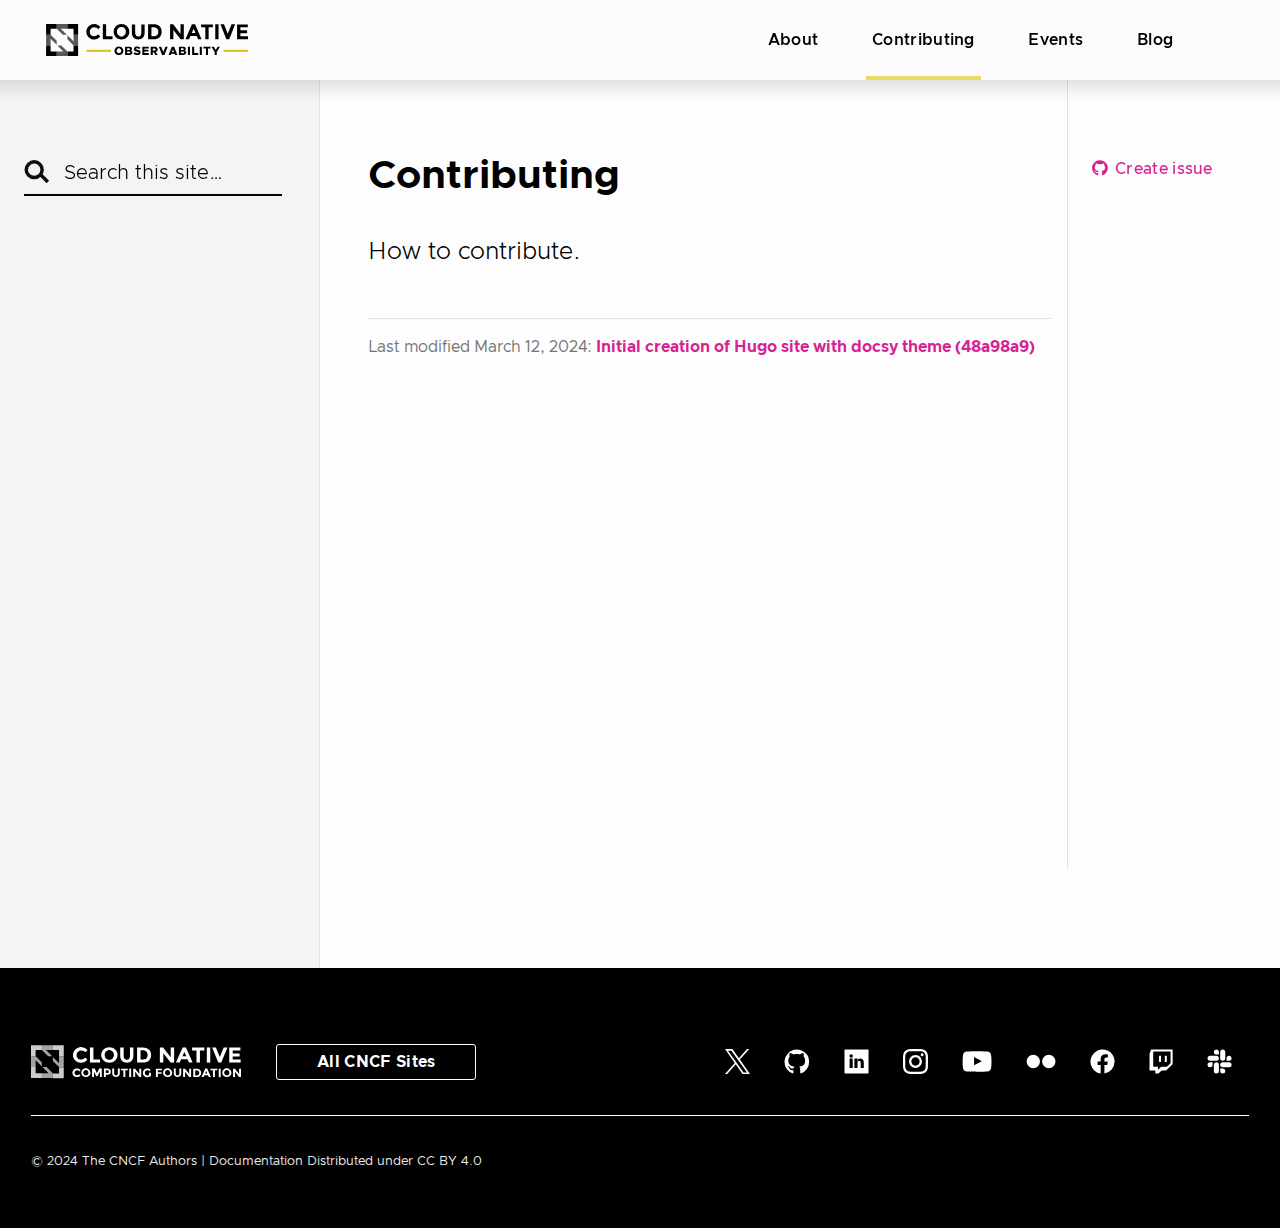
<file: contributing/index.html>
<!doctype html><html lang=en class=no-js><head><meta charset=utf-8><meta name=viewport content="width=device-width,initial-scale=1,shrink-to-fit=no"><meta name=generator content="Hugo 0.124.1"><meta name=ROBOTS content="INDEX, FOLLOW"><link rel=alternate type=application/rss+xml href=https://observe-k8s.github.io/contributing/index.xml><link rel=icon href=/favicons/favicon.ico sizes=any><link rel=icon href=/favicons/favicon.svg sizes=any type=image/svg+xml><link rel=apple-touch-icon href=/favicons/apple-touch-icon.png><title>Contributing | Observe k8s WG</title><meta property="og:title" content="Contributing">
<meta property="og:description" content="How to contribute."><meta property="og:type" content="website"><meta property="og:url" content="https://observe-k8s.github.io/contributing/"><meta itemprop=name content="Contributing"><meta itemprop=description content="How to contribute."><meta name=twitter:card content="summary_large_image"><meta name=twitter:title content="Contributing"><meta name=twitter:description content="How to contribute."><meta name=twitter:image content="https://observe-k8s.github.io/images/observability-social.jpg"><script src=https://cmp.osano.com/16A0DbT9yDNIaQkvZ/c3494b1e-ff3a-436f-978d-842e9a0bed27/osano.js></script><script>(function(e,t,n,s,o){e[s]=e[s]||[],e[s].push({"gtm.start":(new Date).getTime(),event:"gtm.js"});var a=t.getElementsByTagName(n)[0],i=t.createElement(n),r=s!="dataLayer"?"&l="+s:"";i.async=!0,i.src="https://www.googletagmanager.com/gtm.js?id="+o+r,a.parentNode.insertBefore(i,a)})(window,document,"script","dataLayer","GTM-WJJ7VKZ")</script><link rel=preload href=/scss/main.min.24223bd76016542603d6547df60559dd50ade9a887bc5111db2402715eea6323.css as=style><link href=/scss/main.min.24223bd76016542603d6547df60559dd50ade9a887bc5111db2402715eea6323.css rel=stylesheet integrity><script src=https://code.jquery.com/jquery-3.5.1.min.js integrity="sha256-9/aliU8dGd2tb6OSsuzixeV4y/faTqgFtohetphbbj0=" crossorigin=anonymous></script></head><body class=td-section><noscript><iframe src="https://www.googletagmanager.com/ns.html?id=GTM-WJJ7VKZ" height=0 width=0 style=display:none;visibility:hidden></iframe></noscript><header><nav class="js-navbar-scroll navbar navbar-expand navbar-dark flex-column flex-md-row td-navbar"><a class=navbar-brand href=/><span class=navbar-logo><svg xmlns="http://www.w3.org/2000/svg" role="img" viewBox="-25.56 -25.56 1329.12 253.12"><g clip-path="url(#clip0_1157_30)"><path fill="#dfcb1d" d="M255 162H411v15H255zm868 0h156v15H1123z"/><path d="M303.869 77.7123C308.776 77.8096 313.637 76.7387 318.049 74.5879 322.461 72.437 326.298 69.2679 329.244 65.342l13.639 13.9562c-10.784 12.0532-23.155 18.0797-37.745 18.0797C298.554 97.6291 291.986 96.5508 285.828 94.2074 279.67 91.8641 274.047 88.3037 269.296 83.7389 264.669 79.2817 261.034 73.8985 258.629 67.941 256.224 61.9835 255.103 55.5857 255.339 49.1654 255.159 42.6765 256.335 36.2214 258.793 30.2133 261.251 24.2052 264.936 18.7765 269.613 14.2748 274.643 9.52866 280.583 5.85096 287.074 3.46365 293.565 1.07635 300.472.0289452 307.379.384658 314.285.740371 321.048 2.49182 327.26 5.53331 333.471 8.5748 339.001 12.8433 343.518 18.0811L330.513 32.9889C327.648 29.1314 323.916 26.0019 319.618 23.853c-4.298-2.1489-9.041-3.2569-13.846-3.2344C298.282 20.4744 291.021 23.1976 285.472 28.231 282.593 30.8759 280.333 34.1233 278.852 37.7419 277.372 41.3604 276.708 45.2609 276.908 49.1654 276.708 53.0616 277.308 56.9575 278.672 60.6126 280.036 64.2677 282.134 67.6045 284.838 70.417 290.057 75.126 296.84 77.7262 303.869 77.7123v0zM359.375 96.109V1.9043h20.934V77.3949h40.283V96.109H359.375zM512.574 83.1045C503.043 92.0701 490.451 97.062 477.366 97.062c-13.085.0-25.677-4.9919-35.208-13.9575C437.511 78.6474 433.841 73.2718 431.384 67.3195 428.927 61.3673 427.735 54.9688 427.885 48.531 427.706 42.0893 428.884 35.682 431.343 29.7255S437.487 18.3966 442.158 13.9576C451.689 4.99194 464.281.0 477.366.0s25.677 4.99194 35.208 13.9576C517.222 18.4147 520.891 23.7903 523.348 29.7425 525.806 35.6947 526.997 42.0932 526.848 48.531 527.027 54.9727 525.849 61.38 523.39 67.3366 520.931 73.2931 517.246 78.6655 512.574 83.1045v0zM505.279 48.531C505.337 40.5606 502.393 32.8603 497.032 26.9623 494.507 24.1674 491.424 21.9333 487.982 20.4041 484.54 18.875 480.815 18.0849 477.049 18.0849 473.283 18.0849 469.558 18.875 466.116 20.4041 462.674 21.9333 459.591 24.1674 457.066 26.9623 451.644 32.8227 448.69 40.5481 448.819 48.531 448.761 56.5014 451.705 64.2017 457.066 70.0998 459.591 72.8946 462.674 75.1288 466.116 76.6579S473.283 78.9771 477.049 78.9771C480.815 78.9771 484.54 78.187 487.982 76.6579 491.424 75.1288 494.507 72.8946 497.032 70.0998 499.779 67.2388 501.924 63.8558 503.341 60.151 504.757 56.4462 505.416 52.495 505.279 48.531v0zM569.671 72.0024C571.346 74.1717 573.515 75.9085 575.998 77.0673 578.482 78.2262 581.206 78.7735 583.945 78.6634 586.642 78.8066 589.332 78.2721 591.77 77.1086S596.316 74.1896 597.901 72.0024C601.543 66.8216 603.332 60.5632 602.976 54.2399V2.22119H623.91V54.8743C623.91 68.5134 620.104 78.9805 612.491 86.2759 608.659 89.951 604.133 92.8255 599.177 94.7316S588.935 97.5372 583.627 97.3774C578.272 97.5373 572.938 96.639 567.931 94.734 562.923 92.829 558.341 89.9547 554.446 86.2759 546.834 78.9805 543.027 68.5134 543.027 54.8743V2.22119H563.962V54.2399C563.955 60.613 565.952 66.8268 569.671 72.0024v0zM717.798 14.2746C726.68 22.5215 731.438 33.9402 731.438 48.5309 731.438 63.1215 726.997 74.8574 718.433 83.4215 709.869 91.9855 696.23 96.109 678.467 96.109h-32.67V1.9043h33.305C695.913 1.9043 708.917 6.02773 717.798 14.2746zM702.573 70.4168C707.648 65.659 710.186 58.3637 710.186 49.1652 710.186 39.9668 707.648 32.6715 702.573 27.9137 697.498 23.1559 689.569 20.3012 678.784 20.3012H667.048V77.7121H680.37C688.423 78.1411 696.344 75.5384 702.573 70.4168v0zM851.018 1.9043h20.934V96.109H851.018L805.977 37.1121V96.109H785.043V1.9043H804.709L851.018 62.4871V1.9043zM962.347 96.109 953.466 75.809H913.818L904.936 96.109h-22.52L923.016 1.9043H943.316l40.6 94.2047H962.347zM934.118 30.134 922.382 57.4121h23.471L934.118 30.134zm94.842-9.8331v76.125H1008.02V20.3009H981.381V2.22119H1055.92V20.3009h-26.96zM1070.83 1.9043H1091.76V96.109H1070.83V1.9043zm78.97 59.9484L1173.91 1.9043H1196.75L1159 96.109h-17.76L1103.49 1.9043H1126.33l23.47 59.9484zM1276.91 1.9043V20.6184H1229.97V39.9668H1272.16V58.0465H1229.97V77.7121h48.53v18.714h-69.46V2.22148H1276.91V1.9043zM28.8621 135.218H-.00195312v67.783H67.559V173.852H28.8621V135.218zM174.136 135.535v38.317H135.439v29.149H203V135.218H173.819L174.136 135.535zM-.00195312 67.783H29.1793l-.3172-.3172V29.1495H67.559V0H-.00195312V67.783zM135.439.0V29.1495h38.697V67.783H203V0H135.439z"/><path d="M131.627 67.783 92.9297 29.1495H135.433V0H67.5547V29.1495L106.252 67.783h25.375zM96.7359 135.218H71.3609l32.0361 32.004L109.741 173.852H67.5547v29.149H135.433V173.534l-19.349-19.031-19.3481-19.285zM174.136 67.7837V109.906l-6.661-6.661-32.036-32.004V96.9015l19.032 19.0315 19.348 19.316H203V67.7837H174.136zM67.559 106.1 29.1793 67.7837H-.00195312V135.218H28.8621V93.0952L67.559 131.76V106.1z" opacity=".65"/><path d="M461.272 196.163C456.247 196.163 451.578 194.945 447.265 192.509 442.951 190.022 439.5 186.698 436.912 182.536 434.374 178.375 433.105 173.883 433.105 169.062S434.374 159.775 436.912 155.664C439.5 151.503 442.951 148.204 447.265 145.768 451.578 143.281 456.247 142.038 461.272 142.038 466.245 142.038 470.889 143.281 475.202 145.768 479.516 148.204 482.942 151.503 485.479 155.664 488.068 159.775 489.362 164.241 489.362 169.062S488.068 178.375 485.479 182.536C482.942 186.698 479.516 190.022 475.202 192.509 470.889 194.945 466.245 196.163 461.272 196.163zm0-11.8C463.911 184.363 466.347 183.678 468.58 182.308 470.813 180.887 472.589 179.009 473.908 176.675 475.279 174.34 475.964 171.803 475.964 169.062 475.964 166.372 475.279 163.86 473.908 161.526 472.589 159.191 470.813 157.339 468.58 155.969 466.347 154.548 463.911 153.837 461.272 153.837S456.171 154.548 453.887 155.969C451.654 157.339 449.853 159.191 448.483 161.526 447.163 163.86 446.503 166.372 446.503 169.062 446.503 171.803 447.163 174.34 448.483 176.675 449.853 179.009 451.654 180.887 453.887 182.308 456.171 183.678 458.633 184.363 461.272 184.363zm39.065-41.412H527.666C530.863 142.951 533.705 143.535 536.192 144.702 538.678 145.819 540.607 147.392 541.977 149.422 543.398 151.401 544.109 153.634 544.109 156.121 544.109 158.709 543.449 161.018 542.129 163.048 540.861 165.027 539.084 166.601 536.801 167.768 539.846 169.087 542.205 170.94 543.88 173.325 545.606 175.66 546.468 178.248 546.468 181.09 546.468 183.83 545.707 186.292 544.185 188.474 542.662 190.605 540.556 192.28 537.866 193.498 535.177 194.665 532.132 195.249 528.731 195.249H500.337V142.951zm24.207 20.706C526.321 163.657 527.792 163.2 528.96 162.287 530.127 161.373 530.711 160.206 530.711 158.785S530.127 156.222 528.96 155.36C527.792 154.446 526.321 153.989 524.544 153.989H513.278V163.657h11.266zm1.904 20.554C528.376 184.211 529.949 183.729 531.167 182.765 532.436 181.75 533.07 180.481 533.07 178.958 533.07 177.436 532.436 176.192 531.167 175.228 529.949 174.213 528.376 173.706 526.448 173.706h-13.17v10.505h13.17zm51.273 11.952C573.052 196.163 568.662 195.427 564.551 193.955 560.44 192.432 556.786 190.25 553.589 187.408L560.973 178.654C566.353 183.069 572.087 185.277 578.177 185.277 580.563 185.277 582.39 184.845 583.658 183.983 584.927 183.12 585.562 181.953 585.562 180.481 585.562 179.466 585.257 178.654 584.648 178.045 584.039 177.436 583.075 176.928 581.755 176.522 580.487 176.116 578.406 175.558 575.513 174.848 571.199 173.883 567.672 172.843 564.932 171.726 562.191 170.559 560.009 168.961 558.385 166.931 556.812 164.85 556.025 162.135 556.025 158.785 556.025 155.486 556.862 152.568 558.537 150.031 560.212 147.493 562.546 145.539 565.541 144.169 568.586 142.748 572.062 142.038 575.97 142.038 584.344 142.038 591.423 144.423 597.209 149.193L590.586 158.481C588.201 156.654 585.714 155.283 583.126 154.37 580.588 153.406 578.101 152.924 575.665 152.924 573.635 152.924 572.037 153.355 570.869 154.218 569.702 155.08 569.119 156.172 569.119 157.491 569.119 158.557 569.423 159.42 570.032 160.079 570.692 160.739 571.732 161.323 573.153 161.83 574.574 162.287 576.655 162.82 579.395 163.429 583.709 164.342 587.236 165.408 589.977 166.626 592.717 167.793 594.849 169.392 596.371 171.422 597.894 173.401 598.655 175.964 598.655 179.111 598.655 182.612 597.792 185.657 596.067 188.246 594.392 190.783 591.981 192.737 588.835 194.107 585.688 195.477 581.984 196.163 577.721 196.163zm44.688-41.565V162.744h25.578v11.647H622.409V183.602H650.575v11.647H609.392V142.951h41.183v11.647H622.409zm69.712 40.651-11.495-16.367H675.45v16.367H662.432V142.951h24.284C690.523 142.951 693.923 143.712 696.917 145.235 699.962 146.757 702.322 148.889 703.997 151.629 705.722 154.319 706.585 157.415 706.585 160.917 706.585 164.875 705.494 168.326 703.312 171.27 701.18 174.213 698.237 176.345 694.481 177.664l12.408 17.585H692.121zM675.45 167.007H685.574C687.807 167.007 689.634 166.448 691.055 165.332 692.476 164.215 693.187 162.744 693.187 160.917S692.476 157.618 691.055 156.501C689.634 155.385 687.807 154.827 685.574 154.827H675.45v12.18zm94.394-24.056-20.63 52.298H734.522l-20.63-52.298h14.616L741.906 176.675l13.322-33.724H769.844zM813.544 187.256H793.143L789.945 195.249H775.329l20.706-52.298h14.616l20.706 52.298H816.741l-3.197-7.993zM809.662 177.436 803.343 161.373 797.025 177.436H809.662zm31.221-34.485h27.329C871.409 142.951 874.251 143.535 876.738 144.702 879.225 145.819 881.153 147.392 882.523 149.422 883.944 151.401 884.655 153.634 884.655 156.121 884.655 158.709 883.995 161.018 882.676 163.048 881.407 165.027 879.631 166.601 877.347 167.768 880.392 169.087 882.752 170.94 884.427 173.325 886.152 175.66 887.015 178.248 887.015 181.09 887.015 183.83 886.254 186.292 884.731 188.474 883.209 190.605 881.102 192.28 878.413 193.498 875.723 194.665 872.678 195.249 869.278 195.249H840.883V142.951zm24.208 20.706C866.867 163.657 868.339 163.2 869.506 162.287 870.673 161.373 871.257 160.206 871.257 158.785S870.673 156.222 869.506 155.36C868.339 154.446 866.867 153.989 865.091 153.989H853.824V163.657H865.091zM866.994 184.211C868.922 184.211 870.496 183.729 871.714 182.765 872.982 181.75 873.617 180.481 873.617 178.958 873.617 177.436 872.982 176.192 871.714 175.228 870.496 174.213 868.922 173.706 866.994 173.706H853.824v10.505H866.994zm30.795-41.26h13.018v52.298H897.789V142.951zm64.939 40.651v11.647H924.513V142.951H937.531v40.651h25.197zM972.945 142.951H985.962v52.298H972.945V142.951zM1012 154.598H996.167V142.951h44.763v11.647H1025.02v40.651H1012V154.598zM1067.13 177.207l-20.24-34.256h14.99l11.8 22.076L1086.01 142.951h14.47l-20.25 34.256v18.042H1067.13V177.207z"/></g><defs><clipPath id="clip0_1157_30"><path fill="#fff" d="M0 0H1279.22V203H0z"/></clipPath></defs></svg></span></a><div class="td-navbar-nav-scroll ml-md-auto mr-xl-5" id=main_navbar><ul class="navbar-nav mt-0 mt-lg-0"><li class="nav-item mr-3 ml-3 mb-0 mb-lg-0"><a class=nav-link href=/about/><span>About</span></a></li><li class="nav-item mr-3 ml-3 mb-0 mb-lg-0"><a class="nav-link active" href=/contributing/><span class=active>Contributing</span></a></li><li class="nav-item mr-3 ml-3 mb-0 mb-lg-0"><a class=nav-link href=/events/><span>Events</span></a></li><li class="nav-item mr-3 ml-3 mb-0 mb-lg-0"><a class=nav-link href=/blog/><span>Blog</span></a></li></ul></div></nav></header><div><div class=td-main><div class="row flex-xl-nowrap"><aside class="col-12 col-md-3 col-xl-3 td-sidebar d-print-none"><div id=td-sidebar-menu class=td-sidebar__inner><form class="td-sidebar__search d-flex align-items-center"><div class=add-search-icon><input type=search class="form-control td-search-input" placeholder="Search this site…" aria-label="Search this site…" autocomplete=off><svg xmlns="http://www.w3.org/2000/svg" role="img" viewBox=".88 .63 32.17 30.24"><g opacity=".945"><path stroke="#000" stroke-width="4.392" d="M13.746 23.279c5.536.0 10.024-4.432 10.024-9.9.0-5.466-4.488-9.898-10.024-9.898S3.722 7.913 3.722 13.38s4.488 9.899 10.024 9.899zm6.56-5.069 10.652 10.52" fill="transparent"/></g></svg></div></form><nav class="collapse td-sidebar-nav" id=td-section-nav><ul class="td-sidebar-nav__section pr-md-3 ul-0"></ul></nav></div></aside><aside class="d-none d-xl-block col-xl-2 td-sidebar-toc d-print-none"><div class="td-page-meta ml-2 pb-1 pt-2 mb-0"><a href="https://github.com/observe-k8s/observe-k8s.github.io/issues/new?title=Contributing" target=_blank><i class="fab fa-github fa-fw"></i> Create issue</a></div></aside><main class="col-12 col-md-9 col-xl-7 pl-md-5" role=main><div class=td-content><h1>Contributing</h1><div class=lead>How to contribute.</div><div class="section-index mt-5"></div><div class="text-muted mt-5 pt-3 border-top">Last modified March 12, 2024: <a href=https://github.com/observe-k8s/observe-k8s.github.io/commit/48a98a950729a2b9fb03a31541a2138fe3e55361>Initial creation of Hugo site with docsy theme (48a98a9)</a></div></div></main></div></div><footer class="row d-print-none"><div class="container-fluid mx-sm-3"><div class="row mb-4"><div class=logo-and-hub><a href=https://www.cncf.io/ class=logo><img width=210 height=40 src=/images/CNCF_logo_white.svg alt="Cloud Native Computing Foundation logo"></a><div class="row justify-content-center d-lg-none"></div><div class="horizontal-rule d-lg-none mt-4 mb-4"></div><a href=https://www.cncf.io/all-cncf/ class=hub-button>All
CNCF Sites</a></div><ul class=social-links><li><a class=text-white title="Cloud Native Computing Foundation on X" href=https://x.com/cloudnativefdn><svg xmlns="http://www.w3.org/2000/svg" viewBox="0 0 300 300" aria-label="X"><path fill="currentcolor" d="M178.57 127.15 290.27.0h-26.46l-97.03 110.38L89.34.0H0l117.13 166.93L0 300.25h26.46l102.4-116.59 81.8 116.59H3e2M36.01 19.54H76.66l187.13 262.13h-40.66"/></svg></a></li><li><a class=text-white title="Cloud Native Computing Foundation on Github" href=https://github.com/cncf><svg xmlns="http://www.w3.org/2000/svg" viewbox="-0.1 0.21 24.7 24.14"><path fill="currentcolor" d="M24.188 12.63A11.893 11.893.0 003.887 4.221 11.893 11.893.0 002.615 19.538a11.899 11.899.0 005.81 4.34 1.14 1.14.0 00.612-.885c0-.654-.014-2.337-.014-2.337-.415.061-.834.09-1.253.088a2.692 2.692.0 01-2.722-1.837 3.22 3.22.0 00-1.336-1.585c-.308-.198-.379-.431-.023-.498 1.643-.308 2.064 1.853 3.16 2.198.76.236 1.58.17 2.293-.183.1-.614.44-1.165.943-1.531-2.791-.267-4.446-1.232-5.304-2.781l-.092-.174-.216-.492-.064-.176a8.34 8.34.0 01-.386-2.694A4.596 4.596.0 015.334 7.58a4.765 4.765.0 01.207-3.43s1.208-.248 3.492 1.378c1.237-.528 4.538-.571 6.1-.117.957-.63 2.71-1.524 3.417-1.274.193.307.604 1.2.25 3.164a5.523 5.523.0 011.493 3.942 10.198 10.198.0 01-.305 2.444l-.103.349s-.06.165-.123.322l-.075.173c-.828 1.809-2.527 2.484-5.274 2.766.89.557 1.144 1.256 1.144 3.146s-.025 2.144-.02 2.578a1.199 1.199.0 00.59.87 11.9 11.9.0 008.06-11.26z"/></svg></a></li><li><a title="Cloud Native Computing Foundation on LinkedIn" href=https://www.linkedin.com/company/cloud-native-computing-foundation/><svg xmlns="http://www.w3.org/2000/svg" viewbox="-10.23 -10.23 531.96 531.96"><rect fill="currentcolor" width="512" height="512" rx="3%" fill="#fff"/><circle fill="#000" cx="142" cy="138" r="37"/><path stroke="#000" stroke-width="66" d="M244 194v198M142 194v198"/><path fill="#000" d="M276 282c0-20 13-40 36-40 24 0 33 18 33 45v105h66V279c0-61-32-89-76-89-34 0-51 19-59 32"/></svg></a></li><li><a title="Cloud Native Computing Foundation on Instagram" href=https://www.instagram.com/humans.of.cloudnative/><svg viewBox="0 0 24 24" xmlns="http://www.w3.org/2000/svg"><path d="m12 0C8.74.0 8.333.015 7.053.072 5.775.132 4.905.333 4.14.63c-.789.306-1.459.717-2.126 1.384s-1.079 1.336-1.384 2.126c-.297.765-.499 1.635-.558 2.913-.06 1.28-.072 1.687-.072 4.947s.015 3.667.072 4.947c.06 1.277.261 2.148.558 2.913.306.788.717 1.459 1.384 2.126.667.666 1.336 1.079 2.126 1.384.766.296 1.636.499 2.913.558C8.333 23.988 8.74 24 12 24s3.667-.015 4.947-.072c1.277-.06 2.148-.262 2.913-.558.788-.306 1.459-.718 2.126-1.384.666-.667 1.079-1.335 1.384-2.126.296-.765.499-1.636.558-2.913.06-1.28.072-1.687.072-4.947s-.015-3.667-.072-4.947c-.06-1.277-.262-2.149-.558-2.913-.306-.789-.718-1.459-1.384-2.126-.667-.667-1.335-1.079-2.126-1.384-.765-.297-1.636-.499-2.913-.558-1.28-.06-1.687-.072-4.947-.072zm0 2.16c3.203.0 3.585.016 4.85.071 1.17.055 1.805.249 2.227.415.562.217.96.477 1.382.896.419.42.679.819.896 1.381.164.422.36 1.057.413 2.227.057 1.266.07 1.646.07 4.85s-.015 3.585-.074 4.85c-.061 1.17-.256 1.805-.421 2.227-.224.562-.479.96-.899 1.382-.419.419-.824.679-1.38.896-.42.164-1.065.36-2.235.413-1.274.057-1.649.07-4.859.07-3.211.0-3.586-.015-4.859-.074-1.171-.061-1.816-.256-2.236-.421-.569-.224-.96-.479-1.379-.899-.421-.419-.69-.824-.9-1.38-.165-.42-.359-1.065-.42-2.235-.045-1.26-.061-1.649-.061-4.844.0-3.196.016-3.586.061-4.861.061-1.17.255-1.814.42-2.234.21-.57.479-.96.9-1.381.419-.419.81-.689 1.379-.898.42-.166 1.051-.361 2.221-.421 1.275-.045 1.65-.06 4.859-.06zm0 3.678c-3.405.0-6.162 2.76-6.162 6.162.0 3.405 2.76 6.162 6.162 6.162 3.405.0 6.162-2.76 6.162-6.162.0-3.405-2.76-6.162-6.162-6.162zM12 16c-2.21.0-4-1.79-4-4s1.79-4 4-4 4 1.79 4 4-1.79 4-4 4zm7.846-10.405c0 .795-.646 1.44-1.44 1.44-.795.0-1.44-.646-1.44-1.44s.646-1.439 1.44-1.439c.793-.001 1.44.645 1.44 1.439z"/></svg></a></li><li><a class=text-white title="Cloud Native Computing Foundation on YouTube" href=https://www.youtube.com/c/cloudnativefdn><svg xmlns="http://www.w3.org/2000/svg" viewbox="0.21 0.27 34.45 25.07"><path fill="currentcolor" d="M33.729 6.084s-.327-2.33-1.317-3.356a4.691 4.691.0 00-3.32-1.432c-4.634-.34-11.589-.34-11.589-.34h-.014s-6.954.0-11.59.342A4.692 4.692.0 002.579 2.73c-.993 1.025-1.315 3.354-1.315 3.354a52.189 52.189.0 00-.331 5.473v2.566c.014 1.829.125 3.656.331 5.472.0.0.322 2.33 1.316 3.36 1.26 1.345 2.916 1.3 3.653 1.445 2.65.26 11.263.34 11.263.34s6.96-.01 11.597-.353a4.691 4.691.0 003.32-1.432c.993-1.026 1.316-3.356 1.316-3.356.206-1.817.316-3.644.33-5.473v-2.57a52.26 52.26.0 00-.33-5.472zM14.076 17.232V7.729l8.951 4.768-8.95 4.735z"/></svg></a></li><li><a class=text-white title="Cloud Native Computing Foundation on Flickr" href=https://www.flickr.com/photos/143247548@N03/albums><svg xmlns="http://www.w3.org/2000/svg" viewbox="-0.35 0.34 27.82 13.45"><path fill="currentcolor" fill-rule="evenodd" d="M12.599 7.083a6.181 6.181.0 11-12.363.0 6.181 6.181.0 0112.363.0zm14.376.0a6.18 6.18.0 11-12.362.0 6.18 6.18.0 0112.362.0z" clip-rule="evenodd"/></svg></a></li><li><a class=text-white title="Cloud Native Computing Foundation on Facebook" href=https://www.facebook.com/CloudNativeComputingFoundation/><svg xmlns="http://www.w3.org/2000/svg" viewbox="-0.51 -0.26 26.45 26.45"><path fill="currentcolor" d="M25.497 13.075c0-2.45-.698-4.848-2.011-6.911a12.765 12.765.0 00-5.398-4.73A12.671 12.671.0 0011.008.38 12.705 12.705.0 004.479 3.33 12.827 12.827.0 00.563 9.358a12.896 12.896.0 00-.07 7.201 12.831 12.831.0 003.801 6.103 12.709 12.709.0 006.471 3.078v-8.957H7.53v-3.708h3.235v-2.824c0-3.213 1.903-4.988 4.813-4.988.956.014 1.909.097 2.852.25V8.67h-1.607a1.83 1.83.0 00-1.518.497 1.854 1.854.0 00-.561 1.505v2.404h3.535l-.563 3.708h-2.97v8.957a12.725 12.725.0 007.697-4.337 12.87 12.87.0 003.054-8.328z"/></svg></a></li><li><a class=text-white title="Cloud Native Computing Foundation on Twitch" href=https://www.twitch.tv/cloudnativefdn><svg xmlns="http://www.w3.org/2000/svg" viewbox="-0.05 0.08 21.22 22.04"><path fill="currentcolor" d="M.402 18.929V4.189c.045-.067.084-.137.118-.21.436-1.158.871-2.316 1.304-3.475h18.98v12.968c-.112.081-.22.168-.323.26-1.66 1.651-3.318 3.305-4.973 4.962a.795.795.0 01-.623.257 132.09 132.09.0 00-3.482.006.896.896.0 00-.553.23c-.793.761-1.557 1.553-2.35 2.313a.913.913.0 01-.553.224c-.675.026-1.35.011-2.026.01-.124.0-.247-.016-.408-.027V18.97c-.204-.01-.365-.022-.53-.023-1.526-.007-3.053-.013-4.58-.018zM3.664 2.33v13.435h.439c1.125.0 2.25.006 3.375-.005.248.0.332.077.328.323-.013.661-.006 1.323.0 1.983.0.123.015.245.028.45.16-.148.255-.231.345-.32.737-.734 1.466-1.477 2.218-2.196a.884.884.0 01.55-.226c1.492-.018 2.985-.004 4.477-.019a.782.782.0 00.49-.2c.953-.923 1.88-1.866 2.825-2.79a.748.748.0 00.24-.59c-.007-3.131-.009-6.26-.005-9.386.0-.456.0-.456-.465-.456H3.667l-.003-.003z"/><path fill="currentcolor" d="M15.654 6.063c.01.152.022.255.022.359.0 1.59-.005 3.182.006 4.773.0.272-.064.38-.354.367-.458-.022-.919-.006-1.418-.006-.01-.137-.025-.246-.025-.358.0-1.592.004-3.183-.006-4.774.0-.265.051-.384.35-.368.467.025.938.007 1.425.007zm-5.082 2.732c0 .802-.01 1.604.006 2.406.005.283-.094.374-.37.36a12.659 12.659.0 00-1.1.0c-.216.007-.322-.05-.32-.293.007-1.64.007-3.28.0-4.92.0-.218.08-.292.291-.286.39.011.782.015 1.172.0.252-.01.328.086.325.329-.01.799-.004 1.601-.004 2.404z"/></svg></a></li><li><a class=text-white title="Cloud Native Computing Foundation Slack" href=https://slack.cncf.io/><svg xmlns="http://www.w3.org/2000/svg" viewbox="0.16 -0.03 21.19 21.19"><path fill="currentcolor" d="M4.896 13.27a2.147 2.147.0 01-2.141 2.142A2.147 2.147.0 01.613 13.27c0-1.178.963-2.141 2.142-2.141h2.141v2.141zm1.08.0c0-1.178.962-2.141 2.141-2.141s2.142.963 2.142 2.141v5.363a2.147 2.147.0 01-2.142 2.141 2.147 2.147.0 01-2.141-2.142V13.27zm2.141-8.6A2.147 2.147.0 015.976 2.53c0-1.18.962-2.142 2.141-2.142s2.142.963 2.142 2.141v2.142H8.117zm0 1.08c1.179.0 2.141.962 2.141 2.141a2.147 2.147.0 01-2.141 2.142H2.755A2.147 2.147.0 01.613 7.89c0-1.179.963-2.141 2.142-2.141h5.362zm8.599 2.141c0-1.179.963-2.141 2.141-2.141 1.179.0 2.143.962 2.143 2.14a2.147 2.147.0 01-2.142 2.142h-2.141V7.89zm-1.08.0a2.147 2.147.0 01-2.141 2.142 2.147 2.147.0 01-2.141-2.142V2.53c0-1.178.962-2.141 2.141-2.141s2.142.963 2.142 2.141v5.362zm-2.141 8.6c1.179.0 2.142.962 2.142 2.14a2.147 2.147.0 01-2.142 2.142 2.147 2.147.0 01-2.141-2.141V16.49h2.141zm0-1.08a2.147 2.147.0 01-2.141-2.141c0-1.179.962-2.142 2.141-2.142h5.362c1.179.0 2.142.963 2.142 2.142a2.147 2.147.0 01-2.142 2.142h-5.362z"/></svg></a></li></ul></div><div class="horizontal-rule d-none d-lg-block mb-4"></div><div class="copyright py-2"><small>&copy; 2024 The CNCF Authors | Documentation
Distributed under CC BY 4.0</small></div></div></footer></div><script src=https://cdnjs.cloudflare.com/ajax/libs/popper.js/1.14.3/umd/popper.min.js integrity=sha384-ZMP7rVo3mIykV+2+9J3UJ46jBk0WLaUAdn689aCwoqbBJiSnjAK/l8WvCWPIPm49 crossorigin=anonymous></script><script src=https://stackpath.bootstrapcdn.com/bootstrap/4.1.3/js/bootstrap.min.js integrity=sha384-ChfqqxuZUCnJSK3+MXmPNIyE6ZbWh2IMqE241rYiqJxyMiZ6OW/JmZQ5stwEULTy crossorigin=anonymous></script><script src=/js/main.min.b9f7dc2ba6f19b751c705f22619b3f0b84c7d175f2b2a351f67e98e3f1023841.js integrity="sha256-uffcK6bxm3UccF8iYZs/C4TH0XXysqNR9n6Y4/ECOEE=" crossorigin=anonymous></script></body></html>
</file>
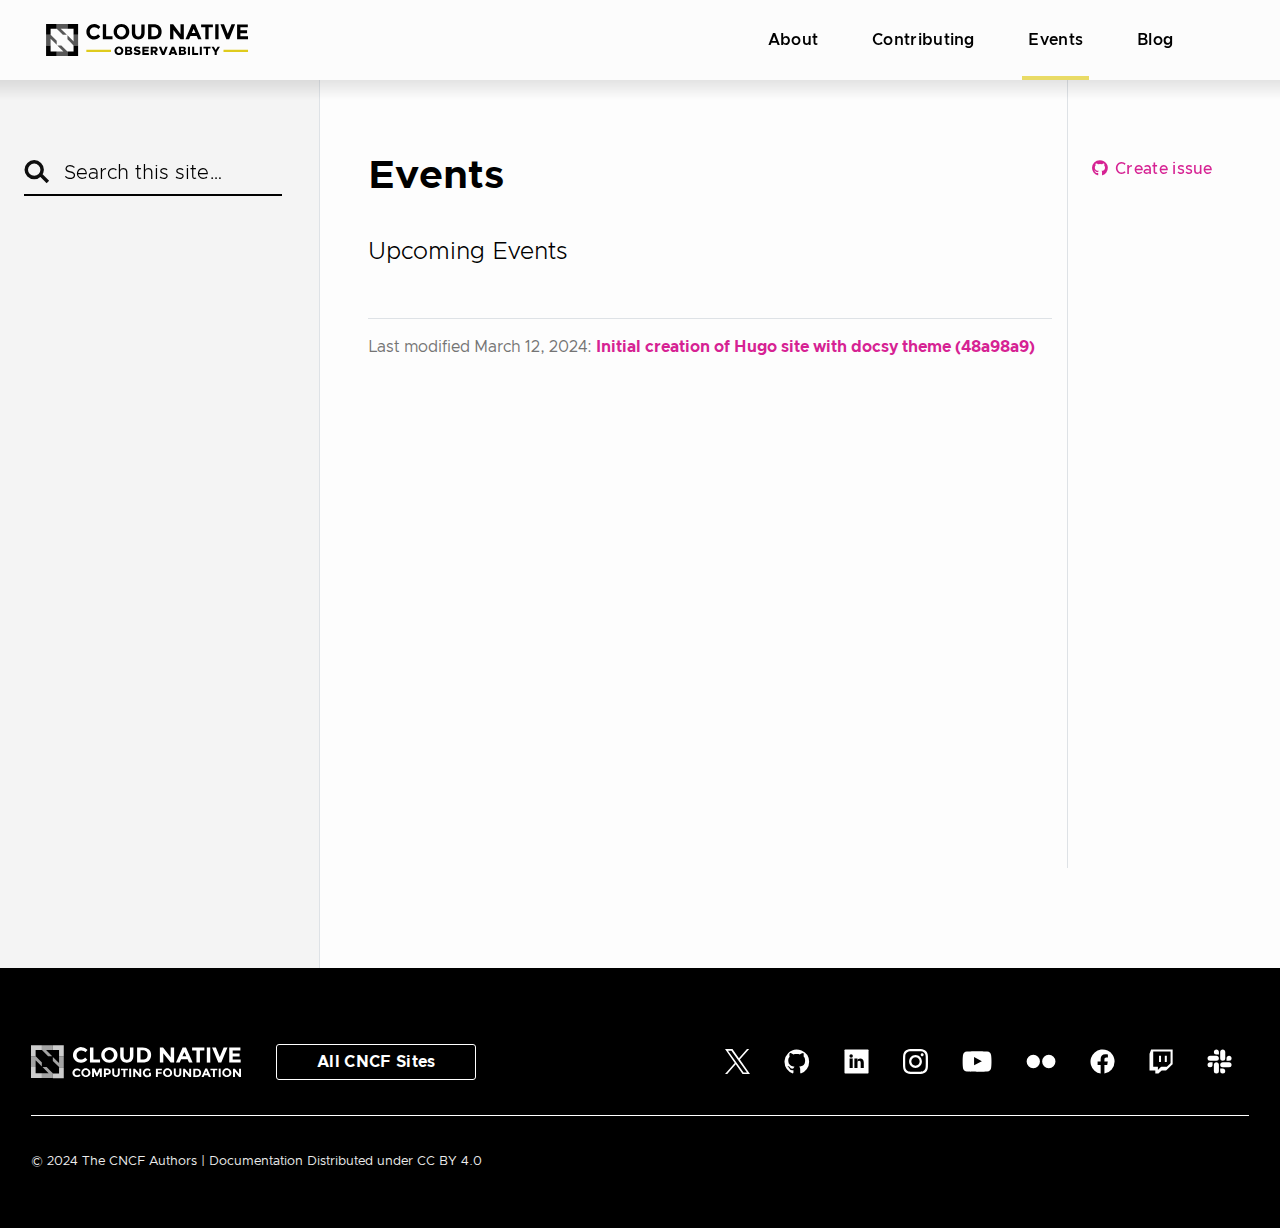
<file: events/index.html>
<!doctype html><html lang=en class=no-js><head><meta charset=utf-8><meta name=viewport content="width=device-width,initial-scale=1,shrink-to-fit=no"><meta name=generator content="Hugo 0.124.1"><meta name=ROBOTS content="INDEX, FOLLOW"><link rel=alternate type=application/rss+xml href=https://observe-k8s.github.io/events/index.xml><link rel=icon href=/favicons/favicon.ico sizes=any><link rel=icon href=/favicons/favicon.svg sizes=any type=image/svg+xml><link rel=apple-touch-icon href=/favicons/apple-touch-icon.png><title>Events | Observe k8s WG</title><meta property="og:title" content="Events">
<meta property="og:description" content="Upcoming Events"><meta property="og:type" content="website"><meta property="og:url" content="https://observe-k8s.github.io/events/"><meta itemprop=name content="Events"><meta itemprop=description content="Upcoming Events"><meta name=twitter:card content="summary_large_image"><meta name=twitter:title content="Events"><meta name=twitter:description content="Upcoming Events"><meta name=twitter:image content="https://observe-k8s.github.io/images/observability-social.jpg"><script src=https://cmp.osano.com/16A0DbT9yDNIaQkvZ/c3494b1e-ff3a-436f-978d-842e9a0bed27/osano.js></script><script>(function(e,t,n,s,o){e[s]=e[s]||[],e[s].push({"gtm.start":(new Date).getTime(),event:"gtm.js"});var a=t.getElementsByTagName(n)[0],i=t.createElement(n),r=s!="dataLayer"?"&l="+s:"";i.async=!0,i.src="https://www.googletagmanager.com/gtm.js?id="+o+r,a.parentNode.insertBefore(i,a)})(window,document,"script","dataLayer","GTM-WJJ7VKZ")</script><link rel=preload href=/scss/main.min.24223bd76016542603d6547df60559dd50ade9a887bc5111db2402715eea6323.css as=style><link href=/scss/main.min.24223bd76016542603d6547df60559dd50ade9a887bc5111db2402715eea6323.css rel=stylesheet integrity><script src=https://code.jquery.com/jquery-3.5.1.min.js integrity="sha256-9/aliU8dGd2tb6OSsuzixeV4y/faTqgFtohetphbbj0=" crossorigin=anonymous></script></head><body class=td-section><noscript><iframe src="https://www.googletagmanager.com/ns.html?id=GTM-WJJ7VKZ" height=0 width=0 style=display:none;visibility:hidden></iframe></noscript><header><nav class="js-navbar-scroll navbar navbar-expand navbar-dark flex-column flex-md-row td-navbar"><a class=navbar-brand href=/><span class=navbar-logo><svg xmlns="http://www.w3.org/2000/svg" role="img" viewBox="-25.56 -25.56 1329.12 253.12"><g clip-path="url(#clip0_1157_30)"><path fill="#dfcb1d" d="M255 162H411v15H255zm868 0h156v15H1123z"/><path d="M303.869 77.7123C308.776 77.8096 313.637 76.7387 318.049 74.5879 322.461 72.437 326.298 69.2679 329.244 65.342l13.639 13.9562c-10.784 12.0532-23.155 18.0797-37.745 18.0797C298.554 97.6291 291.986 96.5508 285.828 94.2074 279.67 91.8641 274.047 88.3037 269.296 83.7389 264.669 79.2817 261.034 73.8985 258.629 67.941 256.224 61.9835 255.103 55.5857 255.339 49.1654 255.159 42.6765 256.335 36.2214 258.793 30.2133 261.251 24.2052 264.936 18.7765 269.613 14.2748 274.643 9.52866 280.583 5.85096 287.074 3.46365 293.565 1.07635 300.472.0289452 307.379.384658 314.285.740371 321.048 2.49182 327.26 5.53331 333.471 8.5748 339.001 12.8433 343.518 18.0811L330.513 32.9889C327.648 29.1314 323.916 26.0019 319.618 23.853c-4.298-2.1489-9.041-3.2569-13.846-3.2344C298.282 20.4744 291.021 23.1976 285.472 28.231 282.593 30.8759 280.333 34.1233 278.852 37.7419 277.372 41.3604 276.708 45.2609 276.908 49.1654 276.708 53.0616 277.308 56.9575 278.672 60.6126 280.036 64.2677 282.134 67.6045 284.838 70.417 290.057 75.126 296.84 77.7262 303.869 77.7123v0zM359.375 96.109V1.9043h20.934V77.3949h40.283V96.109H359.375zM512.574 83.1045C503.043 92.0701 490.451 97.062 477.366 97.062c-13.085.0-25.677-4.9919-35.208-13.9575C437.511 78.6474 433.841 73.2718 431.384 67.3195 428.927 61.3673 427.735 54.9688 427.885 48.531 427.706 42.0893 428.884 35.682 431.343 29.7255S437.487 18.3966 442.158 13.9576C451.689 4.99194 464.281.0 477.366.0s25.677 4.99194 35.208 13.9576C517.222 18.4147 520.891 23.7903 523.348 29.7425 525.806 35.6947 526.997 42.0932 526.848 48.531 527.027 54.9727 525.849 61.38 523.39 67.3366 520.931 73.2931 517.246 78.6655 512.574 83.1045v0zM505.279 48.531C505.337 40.5606 502.393 32.8603 497.032 26.9623 494.507 24.1674 491.424 21.9333 487.982 20.4041 484.54 18.875 480.815 18.0849 477.049 18.0849 473.283 18.0849 469.558 18.875 466.116 20.4041 462.674 21.9333 459.591 24.1674 457.066 26.9623 451.644 32.8227 448.69 40.5481 448.819 48.531 448.761 56.5014 451.705 64.2017 457.066 70.0998 459.591 72.8946 462.674 75.1288 466.116 76.6579S473.283 78.9771 477.049 78.9771C480.815 78.9771 484.54 78.187 487.982 76.6579 491.424 75.1288 494.507 72.8946 497.032 70.0998 499.779 67.2388 501.924 63.8558 503.341 60.151 504.757 56.4462 505.416 52.495 505.279 48.531v0zM569.671 72.0024C571.346 74.1717 573.515 75.9085 575.998 77.0673 578.482 78.2262 581.206 78.7735 583.945 78.6634 586.642 78.8066 589.332 78.2721 591.77 77.1086S596.316 74.1896 597.901 72.0024C601.543 66.8216 603.332 60.5632 602.976 54.2399V2.22119H623.91V54.8743C623.91 68.5134 620.104 78.9805 612.491 86.2759 608.659 89.951 604.133 92.8255 599.177 94.7316S588.935 97.5372 583.627 97.3774C578.272 97.5373 572.938 96.639 567.931 94.734 562.923 92.829 558.341 89.9547 554.446 86.2759 546.834 78.9805 543.027 68.5134 543.027 54.8743V2.22119H563.962V54.2399C563.955 60.613 565.952 66.8268 569.671 72.0024v0zM717.798 14.2746C726.68 22.5215 731.438 33.9402 731.438 48.5309 731.438 63.1215 726.997 74.8574 718.433 83.4215 709.869 91.9855 696.23 96.109 678.467 96.109h-32.67V1.9043h33.305C695.913 1.9043 708.917 6.02773 717.798 14.2746zM702.573 70.4168C707.648 65.659 710.186 58.3637 710.186 49.1652 710.186 39.9668 707.648 32.6715 702.573 27.9137 697.498 23.1559 689.569 20.3012 678.784 20.3012H667.048V77.7121H680.37C688.423 78.1411 696.344 75.5384 702.573 70.4168v0zM851.018 1.9043h20.934V96.109H851.018L805.977 37.1121V96.109H785.043V1.9043H804.709L851.018 62.4871V1.9043zM962.347 96.109 953.466 75.809H913.818L904.936 96.109h-22.52L923.016 1.9043H943.316l40.6 94.2047H962.347zM934.118 30.134 922.382 57.4121h23.471L934.118 30.134zm94.842-9.8331v76.125H1008.02V20.3009H981.381V2.22119H1055.92V20.3009h-26.96zM1070.83 1.9043H1091.76V96.109H1070.83V1.9043zm78.97 59.9484L1173.91 1.9043H1196.75L1159 96.109h-17.76L1103.49 1.9043H1126.33l23.47 59.9484zM1276.91 1.9043V20.6184H1229.97V39.9668H1272.16V58.0465H1229.97V77.7121h48.53v18.714h-69.46V2.22148H1276.91V1.9043zM28.8621 135.218H-.00195312v67.783H67.559V173.852H28.8621V135.218zM174.136 135.535v38.317H135.439v29.149H203V135.218H173.819L174.136 135.535zM-.00195312 67.783H29.1793l-.3172-.3172V29.1495H67.559V0H-.00195312V67.783zM135.439.0V29.1495h38.697V67.783H203V0H135.439z"/><path d="M131.627 67.783 92.9297 29.1495H135.433V0H67.5547V29.1495L106.252 67.783h25.375zM96.7359 135.218H71.3609l32.0361 32.004L109.741 173.852H67.5547v29.149H135.433V173.534l-19.349-19.031-19.3481-19.285zM174.136 67.7837V109.906l-6.661-6.661-32.036-32.004V96.9015l19.032 19.0315 19.348 19.316H203V67.7837H174.136zM67.559 106.1 29.1793 67.7837H-.00195312V135.218H28.8621V93.0952L67.559 131.76V106.1z" opacity=".65"/><path d="M461.272 196.163C456.247 196.163 451.578 194.945 447.265 192.509 442.951 190.022 439.5 186.698 436.912 182.536 434.374 178.375 433.105 173.883 433.105 169.062S434.374 159.775 436.912 155.664C439.5 151.503 442.951 148.204 447.265 145.768 451.578 143.281 456.247 142.038 461.272 142.038 466.245 142.038 470.889 143.281 475.202 145.768 479.516 148.204 482.942 151.503 485.479 155.664 488.068 159.775 489.362 164.241 489.362 169.062S488.068 178.375 485.479 182.536C482.942 186.698 479.516 190.022 475.202 192.509 470.889 194.945 466.245 196.163 461.272 196.163zm0-11.8C463.911 184.363 466.347 183.678 468.58 182.308 470.813 180.887 472.589 179.009 473.908 176.675 475.279 174.34 475.964 171.803 475.964 169.062 475.964 166.372 475.279 163.86 473.908 161.526 472.589 159.191 470.813 157.339 468.58 155.969 466.347 154.548 463.911 153.837 461.272 153.837S456.171 154.548 453.887 155.969C451.654 157.339 449.853 159.191 448.483 161.526 447.163 163.86 446.503 166.372 446.503 169.062 446.503 171.803 447.163 174.34 448.483 176.675 449.853 179.009 451.654 180.887 453.887 182.308 456.171 183.678 458.633 184.363 461.272 184.363zm39.065-41.412H527.666C530.863 142.951 533.705 143.535 536.192 144.702 538.678 145.819 540.607 147.392 541.977 149.422 543.398 151.401 544.109 153.634 544.109 156.121 544.109 158.709 543.449 161.018 542.129 163.048 540.861 165.027 539.084 166.601 536.801 167.768 539.846 169.087 542.205 170.94 543.88 173.325 545.606 175.66 546.468 178.248 546.468 181.09 546.468 183.83 545.707 186.292 544.185 188.474 542.662 190.605 540.556 192.28 537.866 193.498 535.177 194.665 532.132 195.249 528.731 195.249H500.337V142.951zm24.207 20.706C526.321 163.657 527.792 163.2 528.96 162.287 530.127 161.373 530.711 160.206 530.711 158.785S530.127 156.222 528.96 155.36C527.792 154.446 526.321 153.989 524.544 153.989H513.278V163.657h11.266zm1.904 20.554C528.376 184.211 529.949 183.729 531.167 182.765 532.436 181.75 533.07 180.481 533.07 178.958 533.07 177.436 532.436 176.192 531.167 175.228 529.949 174.213 528.376 173.706 526.448 173.706h-13.17v10.505h13.17zm51.273 11.952C573.052 196.163 568.662 195.427 564.551 193.955 560.44 192.432 556.786 190.25 553.589 187.408L560.973 178.654C566.353 183.069 572.087 185.277 578.177 185.277 580.563 185.277 582.39 184.845 583.658 183.983 584.927 183.12 585.562 181.953 585.562 180.481 585.562 179.466 585.257 178.654 584.648 178.045 584.039 177.436 583.075 176.928 581.755 176.522 580.487 176.116 578.406 175.558 575.513 174.848 571.199 173.883 567.672 172.843 564.932 171.726 562.191 170.559 560.009 168.961 558.385 166.931 556.812 164.85 556.025 162.135 556.025 158.785 556.025 155.486 556.862 152.568 558.537 150.031 560.212 147.493 562.546 145.539 565.541 144.169 568.586 142.748 572.062 142.038 575.97 142.038 584.344 142.038 591.423 144.423 597.209 149.193L590.586 158.481C588.201 156.654 585.714 155.283 583.126 154.37 580.588 153.406 578.101 152.924 575.665 152.924 573.635 152.924 572.037 153.355 570.869 154.218 569.702 155.08 569.119 156.172 569.119 157.491 569.119 158.557 569.423 159.42 570.032 160.079 570.692 160.739 571.732 161.323 573.153 161.83 574.574 162.287 576.655 162.82 579.395 163.429 583.709 164.342 587.236 165.408 589.977 166.626 592.717 167.793 594.849 169.392 596.371 171.422 597.894 173.401 598.655 175.964 598.655 179.111 598.655 182.612 597.792 185.657 596.067 188.246 594.392 190.783 591.981 192.737 588.835 194.107 585.688 195.477 581.984 196.163 577.721 196.163zm44.688-41.565V162.744h25.578v11.647H622.409V183.602H650.575v11.647H609.392V142.951h41.183v11.647H622.409zm69.712 40.651-11.495-16.367H675.45v16.367H662.432V142.951h24.284C690.523 142.951 693.923 143.712 696.917 145.235 699.962 146.757 702.322 148.889 703.997 151.629 705.722 154.319 706.585 157.415 706.585 160.917 706.585 164.875 705.494 168.326 703.312 171.27 701.18 174.213 698.237 176.345 694.481 177.664l12.408 17.585H692.121zM675.45 167.007H685.574C687.807 167.007 689.634 166.448 691.055 165.332 692.476 164.215 693.187 162.744 693.187 160.917S692.476 157.618 691.055 156.501C689.634 155.385 687.807 154.827 685.574 154.827H675.45v12.18zm94.394-24.056-20.63 52.298H734.522l-20.63-52.298h14.616L741.906 176.675l13.322-33.724H769.844zM813.544 187.256H793.143L789.945 195.249H775.329l20.706-52.298h14.616l20.706 52.298H816.741l-3.197-7.993zM809.662 177.436 803.343 161.373 797.025 177.436H809.662zm31.221-34.485h27.329C871.409 142.951 874.251 143.535 876.738 144.702 879.225 145.819 881.153 147.392 882.523 149.422 883.944 151.401 884.655 153.634 884.655 156.121 884.655 158.709 883.995 161.018 882.676 163.048 881.407 165.027 879.631 166.601 877.347 167.768 880.392 169.087 882.752 170.94 884.427 173.325 886.152 175.66 887.015 178.248 887.015 181.09 887.015 183.83 886.254 186.292 884.731 188.474 883.209 190.605 881.102 192.28 878.413 193.498 875.723 194.665 872.678 195.249 869.278 195.249H840.883V142.951zm24.208 20.706C866.867 163.657 868.339 163.2 869.506 162.287 870.673 161.373 871.257 160.206 871.257 158.785S870.673 156.222 869.506 155.36C868.339 154.446 866.867 153.989 865.091 153.989H853.824V163.657H865.091zM866.994 184.211C868.922 184.211 870.496 183.729 871.714 182.765 872.982 181.75 873.617 180.481 873.617 178.958 873.617 177.436 872.982 176.192 871.714 175.228 870.496 174.213 868.922 173.706 866.994 173.706H853.824v10.505H866.994zm30.795-41.26h13.018v52.298H897.789V142.951zm64.939 40.651v11.647H924.513V142.951H937.531v40.651h25.197zM972.945 142.951H985.962v52.298H972.945V142.951zM1012 154.598H996.167V142.951h44.763v11.647H1025.02v40.651H1012V154.598zM1067.13 177.207l-20.24-34.256h14.99l11.8 22.076L1086.01 142.951h14.47l-20.25 34.256v18.042H1067.13V177.207z"/></g><defs><clipPath id="clip0_1157_30"><path fill="#fff" d="M0 0H1279.22V203H0z"/></clipPath></defs></svg></span></a><div class="td-navbar-nav-scroll ml-md-auto mr-xl-5" id=main_navbar><ul class="navbar-nav mt-0 mt-lg-0"><li class="nav-item mr-3 ml-3 mb-0 mb-lg-0"><a class=nav-link href=/about/><span>About</span></a></li><li class="nav-item mr-3 ml-3 mb-0 mb-lg-0"><a class=nav-link href=/contributing/><span>Contributing</span></a></li><li class="nav-item mr-3 ml-3 mb-0 mb-lg-0"><a class="nav-link active" href=/events/><span class=active>Events</span></a></li><li class="nav-item mr-3 ml-3 mb-0 mb-lg-0"><a class=nav-link href=/blog/><span>Blog</span></a></li></ul></div></nav></header><div><div class=td-main><div class="row flex-xl-nowrap"><aside class="col-12 col-md-3 col-xl-3 td-sidebar d-print-none"><div id=td-sidebar-menu class=td-sidebar__inner><form class="td-sidebar__search d-flex align-items-center"><div class=add-search-icon><input type=search class="form-control td-search-input" placeholder="Search this site…" aria-label="Search this site…" autocomplete=off><svg xmlns="http://www.w3.org/2000/svg" role="img" viewBox=".88 .63 32.17 30.24"><g opacity=".945"><path stroke="#000" stroke-width="4.392" d="M13.746 23.279c5.536.0 10.024-4.432 10.024-9.9.0-5.466-4.488-9.898-10.024-9.898S3.722 7.913 3.722 13.38s4.488 9.899 10.024 9.899zm6.56-5.069 10.652 10.52" fill="transparent"/></g></svg></div></form><nav class="collapse td-sidebar-nav" id=td-section-nav><ul class="td-sidebar-nav__section pr-md-3 ul-0"></ul></nav></div></aside><aside class="d-none d-xl-block col-xl-2 td-sidebar-toc d-print-none"><div class="td-page-meta ml-2 pb-1 pt-2 mb-0"><a href="https://github.com/observe-k8s/observe-k8s.github.io/issues/new?title=Events" target=_blank><i class="fab fa-github fa-fw"></i> Create issue</a></div></aside><main class="col-12 col-md-9 col-xl-7 pl-md-5" role=main><div class=td-content><h1>Events</h1><div class=lead>Upcoming Events</div><div class="section-index mt-5"></div><div class="text-muted mt-5 pt-3 border-top">Last modified March 12, 2024: <a href=https://github.com/observe-k8s/observe-k8s.github.io/commit/48a98a950729a2b9fb03a31541a2138fe3e55361>Initial creation of Hugo site with docsy theme (48a98a9)</a></div></div></main></div></div><footer class="row d-print-none"><div class="container-fluid mx-sm-3"><div class="row mb-4"><div class=logo-and-hub><a href=https://www.cncf.io/ class=logo><img width=210 height=40 src=/images/CNCF_logo_white.svg alt="Cloud Native Computing Foundation logo"></a><div class="row justify-content-center d-lg-none"></div><div class="horizontal-rule d-lg-none mt-4 mb-4"></div><a href=https://www.cncf.io/all-cncf/ class=hub-button>All
CNCF Sites</a></div><ul class=social-links><li><a class=text-white title="Cloud Native Computing Foundation on X" href=https://x.com/cloudnativefdn><svg xmlns="http://www.w3.org/2000/svg" viewBox="0 0 300 300" aria-label="X"><path fill="currentcolor" d="M178.57 127.15 290.27.0h-26.46l-97.03 110.38L89.34.0H0l117.13 166.93L0 300.25h26.46l102.4-116.59 81.8 116.59H3e2M36.01 19.54H76.66l187.13 262.13h-40.66"/></svg></a></li><li><a class=text-white title="Cloud Native Computing Foundation on Github" href=https://github.com/cncf><svg xmlns="http://www.w3.org/2000/svg" viewbox="-0.1 0.21 24.7 24.14"><path fill="currentcolor" d="M24.188 12.63A11.893 11.893.0 003.887 4.221 11.893 11.893.0 002.615 19.538a11.899 11.899.0 005.81 4.34 1.14 1.14.0 00.612-.885c0-.654-.014-2.337-.014-2.337-.415.061-.834.09-1.253.088a2.692 2.692.0 01-2.722-1.837 3.22 3.22.0 00-1.336-1.585c-.308-.198-.379-.431-.023-.498 1.643-.308 2.064 1.853 3.16 2.198.76.236 1.58.17 2.293-.183.1-.614.44-1.165.943-1.531-2.791-.267-4.446-1.232-5.304-2.781l-.092-.174-.216-.492-.064-.176a8.34 8.34.0 01-.386-2.694A4.596 4.596.0 015.334 7.58a4.765 4.765.0 01.207-3.43s1.208-.248 3.492 1.378c1.237-.528 4.538-.571 6.1-.117.957-.63 2.71-1.524 3.417-1.274.193.307.604 1.2.25 3.164a5.523 5.523.0 011.493 3.942 10.198 10.198.0 01-.305 2.444l-.103.349s-.06.165-.123.322l-.075.173c-.828 1.809-2.527 2.484-5.274 2.766.89.557 1.144 1.256 1.144 3.146s-.025 2.144-.02 2.578a1.199 1.199.0 00.59.87 11.9 11.9.0 008.06-11.26z"/></svg></a></li><li><a title="Cloud Native Computing Foundation on LinkedIn" href=https://www.linkedin.com/company/cloud-native-computing-foundation/><svg xmlns="http://www.w3.org/2000/svg" viewbox="-10.23 -10.23 531.96 531.96"><rect fill="currentcolor" width="512" height="512" rx="3%" fill="#fff"/><circle fill="#000" cx="142" cy="138" r="37"/><path stroke="#000" stroke-width="66" d="M244 194v198M142 194v198"/><path fill="#000" d="M276 282c0-20 13-40 36-40 24 0 33 18 33 45v105h66V279c0-61-32-89-76-89-34 0-51 19-59 32"/></svg></a></li><li><a title="Cloud Native Computing Foundation on Instagram" href=https://www.instagram.com/humans.of.cloudnative/><svg viewBox="0 0 24 24" xmlns="http://www.w3.org/2000/svg"><path d="m12 0C8.74.0 8.333.015 7.053.072 5.775.132 4.905.333 4.14.63c-.789.306-1.459.717-2.126 1.384s-1.079 1.336-1.384 2.126c-.297.765-.499 1.635-.558 2.913-.06 1.28-.072 1.687-.072 4.947s.015 3.667.072 4.947c.06 1.277.261 2.148.558 2.913.306.788.717 1.459 1.384 2.126.667.666 1.336 1.079 2.126 1.384.766.296 1.636.499 2.913.558C8.333 23.988 8.74 24 12 24s3.667-.015 4.947-.072c1.277-.06 2.148-.262 2.913-.558.788-.306 1.459-.718 2.126-1.384.666-.667 1.079-1.335 1.384-2.126.296-.765.499-1.636.558-2.913.06-1.28.072-1.687.072-4.947s-.015-3.667-.072-4.947c-.06-1.277-.262-2.149-.558-2.913-.306-.789-.718-1.459-1.384-2.126-.667-.667-1.335-1.079-2.126-1.384-.765-.297-1.636-.499-2.913-.558-1.28-.06-1.687-.072-4.947-.072zm0 2.16c3.203.0 3.585.016 4.85.071 1.17.055 1.805.249 2.227.415.562.217.96.477 1.382.896.419.42.679.819.896 1.381.164.422.36 1.057.413 2.227.057 1.266.07 1.646.07 4.85s-.015 3.585-.074 4.85c-.061 1.17-.256 1.805-.421 2.227-.224.562-.479.96-.899 1.382-.419.419-.824.679-1.38.896-.42.164-1.065.36-2.235.413-1.274.057-1.649.07-4.859.07-3.211.0-3.586-.015-4.859-.074-1.171-.061-1.816-.256-2.236-.421-.569-.224-.96-.479-1.379-.899-.421-.419-.69-.824-.9-1.38-.165-.42-.359-1.065-.42-2.235-.045-1.26-.061-1.649-.061-4.844.0-3.196.016-3.586.061-4.861.061-1.17.255-1.814.42-2.234.21-.57.479-.96.9-1.381.419-.419.81-.689 1.379-.898.42-.166 1.051-.361 2.221-.421 1.275-.045 1.65-.06 4.859-.06zm0 3.678c-3.405.0-6.162 2.76-6.162 6.162.0 3.405 2.76 6.162 6.162 6.162 3.405.0 6.162-2.76 6.162-6.162.0-3.405-2.76-6.162-6.162-6.162zM12 16c-2.21.0-4-1.79-4-4s1.79-4 4-4 4 1.79 4 4-1.79 4-4 4zm7.846-10.405c0 .795-.646 1.44-1.44 1.44-.795.0-1.44-.646-1.44-1.44s.646-1.439 1.44-1.439c.793-.001 1.44.645 1.44 1.439z"/></svg></a></li><li><a class=text-white title="Cloud Native Computing Foundation on YouTube" href=https://www.youtube.com/c/cloudnativefdn><svg xmlns="http://www.w3.org/2000/svg" viewbox="0.21 0.27 34.45 25.07"><path fill="currentcolor" d="M33.729 6.084s-.327-2.33-1.317-3.356a4.691 4.691.0 00-3.32-1.432c-4.634-.34-11.589-.34-11.589-.34h-.014s-6.954.0-11.59.342A4.692 4.692.0 002.579 2.73c-.993 1.025-1.315 3.354-1.315 3.354a52.189 52.189.0 00-.331 5.473v2.566c.014 1.829.125 3.656.331 5.472.0.0.322 2.33 1.316 3.36 1.26 1.345 2.916 1.3 3.653 1.445 2.65.26 11.263.34 11.263.34s6.96-.01 11.597-.353a4.691 4.691.0 003.32-1.432c.993-1.026 1.316-3.356 1.316-3.356.206-1.817.316-3.644.33-5.473v-2.57a52.26 52.26.0 00-.33-5.472zM14.076 17.232V7.729l8.951 4.768-8.95 4.735z"/></svg></a></li><li><a class=text-white title="Cloud Native Computing Foundation on Flickr" href=https://www.flickr.com/photos/143247548@N03/albums><svg xmlns="http://www.w3.org/2000/svg" viewbox="-0.35 0.34 27.82 13.45"><path fill="currentcolor" fill-rule="evenodd" d="M12.599 7.083a6.181 6.181.0 11-12.363.0 6.181 6.181.0 0112.363.0zm14.376.0a6.18 6.18.0 11-12.362.0 6.18 6.18.0 0112.362.0z" clip-rule="evenodd"/></svg></a></li><li><a class=text-white title="Cloud Native Computing Foundation on Facebook" href=https://www.facebook.com/CloudNativeComputingFoundation/><svg xmlns="http://www.w3.org/2000/svg" viewbox="-0.51 -0.26 26.45 26.45"><path fill="currentcolor" d="M25.497 13.075c0-2.45-.698-4.848-2.011-6.911a12.765 12.765.0 00-5.398-4.73A12.671 12.671.0 0011.008.38 12.705 12.705.0 004.479 3.33 12.827 12.827.0 00.563 9.358a12.896 12.896.0 00-.07 7.201 12.831 12.831.0 003.801 6.103 12.709 12.709.0 006.471 3.078v-8.957H7.53v-3.708h3.235v-2.824c0-3.213 1.903-4.988 4.813-4.988.956.014 1.909.097 2.852.25V8.67h-1.607a1.83 1.83.0 00-1.518.497 1.854 1.854.0 00-.561 1.505v2.404h3.535l-.563 3.708h-2.97v8.957a12.725 12.725.0 007.697-4.337 12.87 12.87.0 003.054-8.328z"/></svg></a></li><li><a class=text-white title="Cloud Native Computing Foundation on Twitch" href=https://www.twitch.tv/cloudnativefdn><svg xmlns="http://www.w3.org/2000/svg" viewbox="-0.05 0.08 21.22 22.04"><path fill="currentcolor" d="M.402 18.929V4.189c.045-.067.084-.137.118-.21.436-1.158.871-2.316 1.304-3.475h18.98v12.968c-.112.081-.22.168-.323.26-1.66 1.651-3.318 3.305-4.973 4.962a.795.795.0 01-.623.257 132.09 132.09.0 00-3.482.006.896.896.0 00-.553.23c-.793.761-1.557 1.553-2.35 2.313a.913.913.0 01-.553.224c-.675.026-1.35.011-2.026.01-.124.0-.247-.016-.408-.027V18.97c-.204-.01-.365-.022-.53-.023-1.526-.007-3.053-.013-4.58-.018zM3.664 2.33v13.435h.439c1.125.0 2.25.006 3.375-.005.248.0.332.077.328.323-.013.661-.006 1.323.0 1.983.0.123.015.245.028.45.16-.148.255-.231.345-.32.737-.734 1.466-1.477 2.218-2.196a.884.884.0 01.55-.226c1.492-.018 2.985-.004 4.477-.019a.782.782.0 00.49-.2c.953-.923 1.88-1.866 2.825-2.79a.748.748.0 00.24-.59c-.007-3.131-.009-6.26-.005-9.386.0-.456.0-.456-.465-.456H3.667l-.003-.003z"/><path fill="currentcolor" d="M15.654 6.063c.01.152.022.255.022.359.0 1.59-.005 3.182.006 4.773.0.272-.064.38-.354.367-.458-.022-.919-.006-1.418-.006-.01-.137-.025-.246-.025-.358.0-1.592.004-3.183-.006-4.774.0-.265.051-.384.35-.368.467.025.938.007 1.425.007zm-5.082 2.732c0 .802-.01 1.604.006 2.406.005.283-.094.374-.37.36a12.659 12.659.0 00-1.1.0c-.216.007-.322-.05-.32-.293.007-1.64.007-3.28.0-4.92.0-.218.08-.292.291-.286.39.011.782.015 1.172.0.252-.01.328.086.325.329-.01.799-.004 1.601-.004 2.404z"/></svg></a></li><li><a class=text-white title="Cloud Native Computing Foundation Slack" href=https://slack.cncf.io/><svg xmlns="http://www.w3.org/2000/svg" viewbox="0.16 -0.03 21.19 21.19"><path fill="currentcolor" d="M4.896 13.27a2.147 2.147.0 01-2.141 2.142A2.147 2.147.0 01.613 13.27c0-1.178.963-2.141 2.142-2.141h2.141v2.141zm1.08.0c0-1.178.962-2.141 2.141-2.141s2.142.963 2.142 2.141v5.363a2.147 2.147.0 01-2.142 2.141 2.147 2.147.0 01-2.141-2.142V13.27zm2.141-8.6A2.147 2.147.0 015.976 2.53c0-1.18.962-2.142 2.141-2.142s2.142.963 2.142 2.141v2.142H8.117zm0 1.08c1.179.0 2.141.962 2.141 2.141a2.147 2.147.0 01-2.141 2.142H2.755A2.147 2.147.0 01.613 7.89c0-1.179.963-2.141 2.142-2.141h5.362zm8.599 2.141c0-1.179.963-2.141 2.141-2.141 1.179.0 2.143.962 2.143 2.14a2.147 2.147.0 01-2.142 2.142h-2.141V7.89zm-1.08.0a2.147 2.147.0 01-2.141 2.142 2.147 2.147.0 01-2.141-2.142V2.53c0-1.178.962-2.141 2.141-2.141s2.142.963 2.142 2.141v5.362zm-2.141 8.6c1.179.0 2.142.962 2.142 2.14a2.147 2.147.0 01-2.142 2.142 2.147 2.147.0 01-2.141-2.141V16.49h2.141zm0-1.08a2.147 2.147.0 01-2.141-2.141c0-1.179.962-2.142 2.141-2.142h5.362c1.179.0 2.142.963 2.142 2.142a2.147 2.147.0 01-2.142 2.142h-5.362z"/></svg></a></li></ul></div><div class="horizontal-rule d-none d-lg-block mb-4"></div><div class="copyright py-2"><small>&copy; 2024 The CNCF Authors | Documentation
Distributed under CC BY 4.0</small></div></div></footer></div><script src=https://cdnjs.cloudflare.com/ajax/libs/popper.js/1.14.3/umd/popper.min.js integrity=sha384-ZMP7rVo3mIykV+2+9J3UJ46jBk0WLaUAdn689aCwoqbBJiSnjAK/l8WvCWPIPm49 crossorigin=anonymous></script><script src=https://stackpath.bootstrapcdn.com/bootstrap/4.1.3/js/bootstrap.min.js integrity=sha384-ChfqqxuZUCnJSK3+MXmPNIyE6ZbWh2IMqE241rYiqJxyMiZ6OW/JmZQ5stwEULTy crossorigin=anonymous></script><script src=/js/main.min.b9f7dc2ba6f19b751c705f22619b3f0b84c7d175f2b2a351f67e98e3f1023841.js integrity="sha256-uffcK6bxm3UccF8iYZs/C4TH0XXysqNR9n6Y4/ECOEE=" crossorigin=anonymous></script></body></html>
</file>
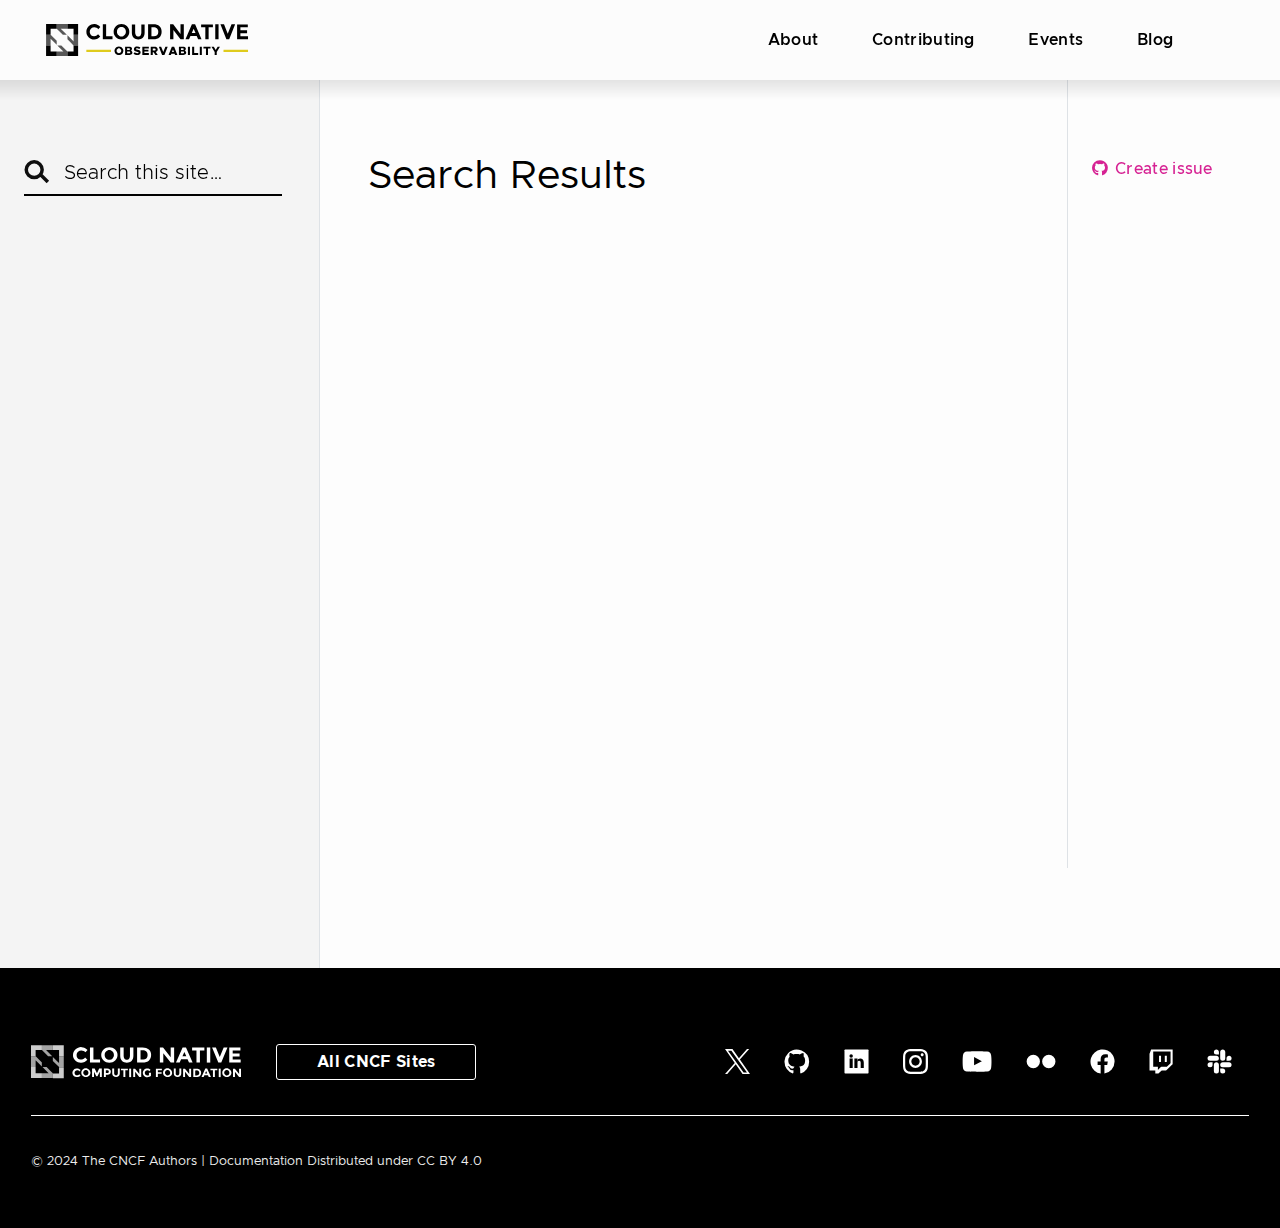
<file: search/index.html>
<!doctype html><html lang=en class=no-js><head><meta charset=utf-8><meta name=viewport content="width=device-width,initial-scale=1,shrink-to-fit=no"><meta name=generator content="Hugo 0.124.1"><meta name=ROBOTS content="INDEX, FOLLOW"><link rel=icon href=/favicons/favicon.ico sizes=any><link rel=icon href=/favicons/favicon.svg sizes=any type=image/svg+xml><link rel=apple-touch-icon href=/favicons/apple-touch-icon.png><title>Search Results | Observe k8s WG</title><meta property="og:title" content="Search Results">
<meta property="og:description" content><meta property="og:type" content="article"><meta property="og:url" content="https://observe-k8s.github.io/search/"><meta property="article:section" content><meta property="article:modified_time" content="2024-03-12T16:25:04-04:00"><meta itemprop=name content="Search Results"><meta itemprop=description content><meta itemprop=dateModified content="2024-03-12T16:25:04-04:00"><meta itemprop=wordCount content="0"><meta itemprop=keywords content><meta name=twitter:card content="summary_large_image"><meta name=twitter:title content="Search Results"><meta name=twitter:description content="The observe k8s working group aims to provide actionable, good practice, and peer reviewed guidance on observability tooling for real-life workloads."><meta name=twitter:image content="https://observe-k8s.github.io/images/observability-social.jpg"><script src=https://cmp.osano.com/16A0DbT9yDNIaQkvZ/c3494b1e-ff3a-436f-978d-842e9a0bed27/osano.js></script><script>(function(e,t,n,s,o){e[s]=e[s]||[],e[s].push({"gtm.start":(new Date).getTime(),event:"gtm.js"});var a=t.getElementsByTagName(n)[0],i=t.createElement(n),r=s!="dataLayer"?"&l="+s:"";i.async=!0,i.src="https://www.googletagmanager.com/gtm.js?id="+o+r,a.parentNode.insertBefore(i,a)})(window,document,"script","dataLayer","GTM-WJJ7VKZ")</script><link rel=preload href=/scss/main.min.24223bd76016542603d6547df60559dd50ade9a887bc5111db2402715eea6323.css as=style><link href=/scss/main.min.24223bd76016542603d6547df60559dd50ade9a887bc5111db2402715eea6323.css rel=stylesheet integrity><script src=https://code.jquery.com/jquery-3.5.1.min.js integrity="sha256-9/aliU8dGd2tb6OSsuzixeV4y/faTqgFtohetphbbj0=" crossorigin=anonymous></script></head><body class=td-page><noscript><iframe src="https://www.googletagmanager.com/ns.html?id=GTM-WJJ7VKZ" height=0 width=0 style=display:none;visibility:hidden></iframe></noscript><header><nav class="js-navbar-scroll navbar navbar-expand navbar-dark flex-column flex-md-row td-navbar"><a class=navbar-brand href=/><span class=navbar-logo><svg xmlns="http://www.w3.org/2000/svg" role="img" viewBox="-25.56 -25.56 1329.12 253.12"><g clip-path="url(#clip0_1157_30)"><path fill="#dfcb1d" d="M255 162H411v15H255zm868 0h156v15H1123z"/><path d="M303.869 77.7123C308.776 77.8096 313.637 76.7387 318.049 74.5879 322.461 72.437 326.298 69.2679 329.244 65.342l13.639 13.9562c-10.784 12.0532-23.155 18.0797-37.745 18.0797C298.554 97.6291 291.986 96.5508 285.828 94.2074 279.67 91.8641 274.047 88.3037 269.296 83.7389 264.669 79.2817 261.034 73.8985 258.629 67.941 256.224 61.9835 255.103 55.5857 255.339 49.1654 255.159 42.6765 256.335 36.2214 258.793 30.2133 261.251 24.2052 264.936 18.7765 269.613 14.2748 274.643 9.52866 280.583 5.85096 287.074 3.46365 293.565 1.07635 300.472.0289452 307.379.384658 314.285.740371 321.048 2.49182 327.26 5.53331 333.471 8.5748 339.001 12.8433 343.518 18.0811L330.513 32.9889C327.648 29.1314 323.916 26.0019 319.618 23.853c-4.298-2.1489-9.041-3.2569-13.846-3.2344C298.282 20.4744 291.021 23.1976 285.472 28.231 282.593 30.8759 280.333 34.1233 278.852 37.7419 277.372 41.3604 276.708 45.2609 276.908 49.1654 276.708 53.0616 277.308 56.9575 278.672 60.6126 280.036 64.2677 282.134 67.6045 284.838 70.417 290.057 75.126 296.84 77.7262 303.869 77.7123v0zM359.375 96.109V1.9043h20.934V77.3949h40.283V96.109H359.375zM512.574 83.1045C503.043 92.0701 490.451 97.062 477.366 97.062c-13.085.0-25.677-4.9919-35.208-13.9575C437.511 78.6474 433.841 73.2718 431.384 67.3195 428.927 61.3673 427.735 54.9688 427.885 48.531 427.706 42.0893 428.884 35.682 431.343 29.7255S437.487 18.3966 442.158 13.9576C451.689 4.99194 464.281.0 477.366.0s25.677 4.99194 35.208 13.9576C517.222 18.4147 520.891 23.7903 523.348 29.7425 525.806 35.6947 526.997 42.0932 526.848 48.531 527.027 54.9727 525.849 61.38 523.39 67.3366 520.931 73.2931 517.246 78.6655 512.574 83.1045v0zM505.279 48.531C505.337 40.5606 502.393 32.8603 497.032 26.9623 494.507 24.1674 491.424 21.9333 487.982 20.4041 484.54 18.875 480.815 18.0849 477.049 18.0849 473.283 18.0849 469.558 18.875 466.116 20.4041 462.674 21.9333 459.591 24.1674 457.066 26.9623 451.644 32.8227 448.69 40.5481 448.819 48.531 448.761 56.5014 451.705 64.2017 457.066 70.0998 459.591 72.8946 462.674 75.1288 466.116 76.6579S473.283 78.9771 477.049 78.9771C480.815 78.9771 484.54 78.187 487.982 76.6579 491.424 75.1288 494.507 72.8946 497.032 70.0998 499.779 67.2388 501.924 63.8558 503.341 60.151 504.757 56.4462 505.416 52.495 505.279 48.531v0zM569.671 72.0024C571.346 74.1717 573.515 75.9085 575.998 77.0673 578.482 78.2262 581.206 78.7735 583.945 78.6634 586.642 78.8066 589.332 78.2721 591.77 77.1086S596.316 74.1896 597.901 72.0024C601.543 66.8216 603.332 60.5632 602.976 54.2399V2.22119H623.91V54.8743C623.91 68.5134 620.104 78.9805 612.491 86.2759 608.659 89.951 604.133 92.8255 599.177 94.7316S588.935 97.5372 583.627 97.3774C578.272 97.5373 572.938 96.639 567.931 94.734 562.923 92.829 558.341 89.9547 554.446 86.2759 546.834 78.9805 543.027 68.5134 543.027 54.8743V2.22119H563.962V54.2399C563.955 60.613 565.952 66.8268 569.671 72.0024v0zM717.798 14.2746C726.68 22.5215 731.438 33.9402 731.438 48.5309 731.438 63.1215 726.997 74.8574 718.433 83.4215 709.869 91.9855 696.23 96.109 678.467 96.109h-32.67V1.9043h33.305C695.913 1.9043 708.917 6.02773 717.798 14.2746zM702.573 70.4168C707.648 65.659 710.186 58.3637 710.186 49.1652 710.186 39.9668 707.648 32.6715 702.573 27.9137 697.498 23.1559 689.569 20.3012 678.784 20.3012H667.048V77.7121H680.37C688.423 78.1411 696.344 75.5384 702.573 70.4168v0zM851.018 1.9043h20.934V96.109H851.018L805.977 37.1121V96.109H785.043V1.9043H804.709L851.018 62.4871V1.9043zM962.347 96.109 953.466 75.809H913.818L904.936 96.109h-22.52L923.016 1.9043H943.316l40.6 94.2047H962.347zM934.118 30.134 922.382 57.4121h23.471L934.118 30.134zm94.842-9.8331v76.125H1008.02V20.3009H981.381V2.22119H1055.92V20.3009h-26.96zM1070.83 1.9043H1091.76V96.109H1070.83V1.9043zm78.97 59.9484L1173.91 1.9043H1196.75L1159 96.109h-17.76L1103.49 1.9043H1126.33l23.47 59.9484zM1276.91 1.9043V20.6184H1229.97V39.9668H1272.16V58.0465H1229.97V77.7121h48.53v18.714h-69.46V2.22148H1276.91V1.9043zM28.8621 135.218H-.00195312v67.783H67.559V173.852H28.8621V135.218zM174.136 135.535v38.317H135.439v29.149H203V135.218H173.819L174.136 135.535zM-.00195312 67.783H29.1793l-.3172-.3172V29.1495H67.559V0H-.00195312V67.783zM135.439.0V29.1495h38.697V67.783H203V0H135.439z"/><path d="M131.627 67.783 92.9297 29.1495H135.433V0H67.5547V29.1495L106.252 67.783h25.375zM96.7359 135.218H71.3609l32.0361 32.004L109.741 173.852H67.5547v29.149H135.433V173.534l-19.349-19.031-19.3481-19.285zM174.136 67.7837V109.906l-6.661-6.661-32.036-32.004V96.9015l19.032 19.0315 19.348 19.316H203V67.7837H174.136zM67.559 106.1 29.1793 67.7837H-.00195312V135.218H28.8621V93.0952L67.559 131.76V106.1z" opacity=".65"/><path d="M461.272 196.163C456.247 196.163 451.578 194.945 447.265 192.509 442.951 190.022 439.5 186.698 436.912 182.536 434.374 178.375 433.105 173.883 433.105 169.062S434.374 159.775 436.912 155.664C439.5 151.503 442.951 148.204 447.265 145.768 451.578 143.281 456.247 142.038 461.272 142.038 466.245 142.038 470.889 143.281 475.202 145.768 479.516 148.204 482.942 151.503 485.479 155.664 488.068 159.775 489.362 164.241 489.362 169.062S488.068 178.375 485.479 182.536C482.942 186.698 479.516 190.022 475.202 192.509 470.889 194.945 466.245 196.163 461.272 196.163zm0-11.8C463.911 184.363 466.347 183.678 468.58 182.308 470.813 180.887 472.589 179.009 473.908 176.675 475.279 174.34 475.964 171.803 475.964 169.062 475.964 166.372 475.279 163.86 473.908 161.526 472.589 159.191 470.813 157.339 468.58 155.969 466.347 154.548 463.911 153.837 461.272 153.837S456.171 154.548 453.887 155.969C451.654 157.339 449.853 159.191 448.483 161.526 447.163 163.86 446.503 166.372 446.503 169.062 446.503 171.803 447.163 174.34 448.483 176.675 449.853 179.009 451.654 180.887 453.887 182.308 456.171 183.678 458.633 184.363 461.272 184.363zm39.065-41.412H527.666C530.863 142.951 533.705 143.535 536.192 144.702 538.678 145.819 540.607 147.392 541.977 149.422 543.398 151.401 544.109 153.634 544.109 156.121 544.109 158.709 543.449 161.018 542.129 163.048 540.861 165.027 539.084 166.601 536.801 167.768 539.846 169.087 542.205 170.94 543.88 173.325 545.606 175.66 546.468 178.248 546.468 181.09 546.468 183.83 545.707 186.292 544.185 188.474 542.662 190.605 540.556 192.28 537.866 193.498 535.177 194.665 532.132 195.249 528.731 195.249H500.337V142.951zm24.207 20.706C526.321 163.657 527.792 163.2 528.96 162.287 530.127 161.373 530.711 160.206 530.711 158.785S530.127 156.222 528.96 155.36C527.792 154.446 526.321 153.989 524.544 153.989H513.278V163.657h11.266zm1.904 20.554C528.376 184.211 529.949 183.729 531.167 182.765 532.436 181.75 533.07 180.481 533.07 178.958 533.07 177.436 532.436 176.192 531.167 175.228 529.949 174.213 528.376 173.706 526.448 173.706h-13.17v10.505h13.17zm51.273 11.952C573.052 196.163 568.662 195.427 564.551 193.955 560.44 192.432 556.786 190.25 553.589 187.408L560.973 178.654C566.353 183.069 572.087 185.277 578.177 185.277 580.563 185.277 582.39 184.845 583.658 183.983 584.927 183.12 585.562 181.953 585.562 180.481 585.562 179.466 585.257 178.654 584.648 178.045 584.039 177.436 583.075 176.928 581.755 176.522 580.487 176.116 578.406 175.558 575.513 174.848 571.199 173.883 567.672 172.843 564.932 171.726 562.191 170.559 560.009 168.961 558.385 166.931 556.812 164.85 556.025 162.135 556.025 158.785 556.025 155.486 556.862 152.568 558.537 150.031 560.212 147.493 562.546 145.539 565.541 144.169 568.586 142.748 572.062 142.038 575.97 142.038 584.344 142.038 591.423 144.423 597.209 149.193L590.586 158.481C588.201 156.654 585.714 155.283 583.126 154.37 580.588 153.406 578.101 152.924 575.665 152.924 573.635 152.924 572.037 153.355 570.869 154.218 569.702 155.08 569.119 156.172 569.119 157.491 569.119 158.557 569.423 159.42 570.032 160.079 570.692 160.739 571.732 161.323 573.153 161.83 574.574 162.287 576.655 162.82 579.395 163.429 583.709 164.342 587.236 165.408 589.977 166.626 592.717 167.793 594.849 169.392 596.371 171.422 597.894 173.401 598.655 175.964 598.655 179.111 598.655 182.612 597.792 185.657 596.067 188.246 594.392 190.783 591.981 192.737 588.835 194.107 585.688 195.477 581.984 196.163 577.721 196.163zm44.688-41.565V162.744h25.578v11.647H622.409V183.602H650.575v11.647H609.392V142.951h41.183v11.647H622.409zm69.712 40.651-11.495-16.367H675.45v16.367H662.432V142.951h24.284C690.523 142.951 693.923 143.712 696.917 145.235 699.962 146.757 702.322 148.889 703.997 151.629 705.722 154.319 706.585 157.415 706.585 160.917 706.585 164.875 705.494 168.326 703.312 171.27 701.18 174.213 698.237 176.345 694.481 177.664l12.408 17.585H692.121zM675.45 167.007H685.574C687.807 167.007 689.634 166.448 691.055 165.332 692.476 164.215 693.187 162.744 693.187 160.917S692.476 157.618 691.055 156.501C689.634 155.385 687.807 154.827 685.574 154.827H675.45v12.18zm94.394-24.056-20.63 52.298H734.522l-20.63-52.298h14.616L741.906 176.675l13.322-33.724H769.844zM813.544 187.256H793.143L789.945 195.249H775.329l20.706-52.298h14.616l20.706 52.298H816.741l-3.197-7.993zM809.662 177.436 803.343 161.373 797.025 177.436H809.662zm31.221-34.485h27.329C871.409 142.951 874.251 143.535 876.738 144.702 879.225 145.819 881.153 147.392 882.523 149.422 883.944 151.401 884.655 153.634 884.655 156.121 884.655 158.709 883.995 161.018 882.676 163.048 881.407 165.027 879.631 166.601 877.347 167.768 880.392 169.087 882.752 170.94 884.427 173.325 886.152 175.66 887.015 178.248 887.015 181.09 887.015 183.83 886.254 186.292 884.731 188.474 883.209 190.605 881.102 192.28 878.413 193.498 875.723 194.665 872.678 195.249 869.278 195.249H840.883V142.951zm24.208 20.706C866.867 163.657 868.339 163.2 869.506 162.287 870.673 161.373 871.257 160.206 871.257 158.785S870.673 156.222 869.506 155.36C868.339 154.446 866.867 153.989 865.091 153.989H853.824V163.657H865.091zM866.994 184.211C868.922 184.211 870.496 183.729 871.714 182.765 872.982 181.75 873.617 180.481 873.617 178.958 873.617 177.436 872.982 176.192 871.714 175.228 870.496 174.213 868.922 173.706 866.994 173.706H853.824v10.505H866.994zm30.795-41.26h13.018v52.298H897.789V142.951zm64.939 40.651v11.647H924.513V142.951H937.531v40.651h25.197zM972.945 142.951H985.962v52.298H972.945V142.951zM1012 154.598H996.167V142.951h44.763v11.647H1025.02v40.651H1012V154.598zM1067.13 177.207l-20.24-34.256h14.99l11.8 22.076L1086.01 142.951h14.47l-20.25 34.256v18.042H1067.13V177.207z"/></g><defs><clipPath id="clip0_1157_30"><path fill="#fff" d="M0 0H1279.22V203H0z"/></clipPath></defs></svg></span></a><div class="td-navbar-nav-scroll ml-md-auto mr-xl-5" id=main_navbar><ul class="navbar-nav mt-0 mt-lg-0"><li class="nav-item mr-3 ml-3 mb-0 mb-lg-0"><a class=nav-link href=/about/><span>About</span></a></li><li class="nav-item mr-3 ml-3 mb-0 mb-lg-0"><a class=nav-link href=/contributing/><span>Contributing</span></a></li><li class="nav-item mr-3 ml-3 mb-0 mb-lg-0"><a class=nav-link href=/events/><span>Events</span></a></li><li class="nav-item mr-3 ml-3 mb-0 mb-lg-0"><a class=nav-link href=/blog/><span>Blog</span></a></li></ul></div></nav></header><div><div class=td-main><div class="row flex-xl-nowrap"><aside class="col-12 col-md-3 col-xl-3 td-sidebar d-print-none"><div id=td-sidebar-menu class=td-sidebar__inner><form class="td-sidebar__search d-flex align-items-center"><div class=add-search-icon><input type=search class="form-control td-search-input" placeholder="Search this site…" aria-label="Search this site…" autocomplete=off><svg xmlns="http://www.w3.org/2000/svg" role="img" viewBox=".88 .63 32.17 30.24"><g opacity=".945"><path stroke="#000" stroke-width="4.392" d="M13.746 23.279c5.536.0 10.024-4.432 10.024-9.9.0-5.466-4.488-9.898-10.024-9.898S3.722 7.913 3.722 13.38s4.488 9.899 10.024 9.899zm6.56-5.069 10.652 10.52" fill="transparent"/></g></svg></div></form><nav class="collapse td-sidebar-nav" id=td-section-nav><ul class="td-sidebar-nav__section pr-md-3 ul-0"></ul></nav></div></aside><aside class="d-none d-xl-block col-xl-2 td-sidebar-toc d-print-none"><div class="td-page-meta ml-2 pb-1 pt-2 mb-0"><a href="https://github.com/observe-k8s/observe-k8s.github.io/issues/new?title=Search%20Results" target=_blank><i class="fab fa-github fa-fw"></i> Create issue</a></div></aside><main class="col-12 col-md-9 col-xl-7 pl-md-5" role=main><div><h1 class=thin>Search Results</h2><script>(function(){var t,n="94caa124b871f4944",e=document.createElement("script");e.type="text/javascript",e.async=!0,e.src="https://cse.google.com/cse.js?cx="+n,t=document.getElementsByTagName("script")[0],t.parentNode.insertBefore(e,t)})()</script><gcse:searchresults-only></gcse:searchresults-only></div></main></div></div><footer class="row d-print-none"><div class="container-fluid mx-sm-3"><div class="row mb-4"><div class=logo-and-hub><a href=https://www.cncf.io/ class=logo><img width=210 height=40 src=/images/CNCF_logo_white.svg alt="Cloud Native Computing Foundation logo"></a><div class="row justify-content-center d-lg-none"></div><div class="horizontal-rule d-lg-none mt-4 mb-4"></div><a href=https://www.cncf.io/all-cncf/ class=hub-button>All
CNCF Sites</a></div><ul class=social-links><li><a class=text-white title="Cloud Native Computing Foundation on X" href=https://x.com/cloudnativefdn><svg xmlns="http://www.w3.org/2000/svg" viewBox="0 0 300 300" aria-label="X"><path fill="currentcolor" d="M178.57 127.15 290.27.0h-26.46l-97.03 110.38L89.34.0H0l117.13 166.93L0 300.25h26.46l102.4-116.59 81.8 116.59H3e2M36.01 19.54H76.66l187.13 262.13h-40.66"/></svg></a></li><li><a class=text-white title="Cloud Native Computing Foundation on Github" href=https://github.com/cncf><svg xmlns="http://www.w3.org/2000/svg" viewbox="-0.1 0.21 24.7 24.14"><path fill="currentcolor" d="M24.188 12.63A11.893 11.893.0 003.887 4.221 11.893 11.893.0 002.615 19.538a11.899 11.899.0 005.81 4.34 1.14 1.14.0 00.612-.885c0-.654-.014-2.337-.014-2.337-.415.061-.834.09-1.253.088a2.692 2.692.0 01-2.722-1.837 3.22 3.22.0 00-1.336-1.585c-.308-.198-.379-.431-.023-.498 1.643-.308 2.064 1.853 3.16 2.198.76.236 1.58.17 2.293-.183.1-.614.44-1.165.943-1.531-2.791-.267-4.446-1.232-5.304-2.781l-.092-.174-.216-.492-.064-.176a8.34 8.34.0 01-.386-2.694A4.596 4.596.0 015.334 7.58a4.765 4.765.0 01.207-3.43s1.208-.248 3.492 1.378c1.237-.528 4.538-.571 6.1-.117.957-.63 2.71-1.524 3.417-1.274.193.307.604 1.2.25 3.164a5.523 5.523.0 011.493 3.942 10.198 10.198.0 01-.305 2.444l-.103.349s-.06.165-.123.322l-.075.173c-.828 1.809-2.527 2.484-5.274 2.766.89.557 1.144 1.256 1.144 3.146s-.025 2.144-.02 2.578a1.199 1.199.0 00.59.87 11.9 11.9.0 008.06-11.26z"/></svg></a></li><li><a title="Cloud Native Computing Foundation on LinkedIn" href=https://www.linkedin.com/company/cloud-native-computing-foundation/><svg xmlns="http://www.w3.org/2000/svg" viewbox="-10.23 -10.23 531.96 531.96"><rect fill="currentcolor" width="512" height="512" rx="3%" fill="#fff"/><circle fill="#000" cx="142" cy="138" r="37"/><path stroke="#000" stroke-width="66" d="M244 194v198M142 194v198"/><path fill="#000" d="M276 282c0-20 13-40 36-40 24 0 33 18 33 45v105h66V279c0-61-32-89-76-89-34 0-51 19-59 32"/></svg></a></li><li><a title="Cloud Native Computing Foundation on Instagram" href=https://www.instagram.com/humans.of.cloudnative/><svg viewBox="0 0 24 24" xmlns="http://www.w3.org/2000/svg"><path d="m12 0C8.74.0 8.333.015 7.053.072 5.775.132 4.905.333 4.14.63c-.789.306-1.459.717-2.126 1.384s-1.079 1.336-1.384 2.126c-.297.765-.499 1.635-.558 2.913-.06 1.28-.072 1.687-.072 4.947s.015 3.667.072 4.947c.06 1.277.261 2.148.558 2.913.306.788.717 1.459 1.384 2.126.667.666 1.336 1.079 2.126 1.384.766.296 1.636.499 2.913.558C8.333 23.988 8.74 24 12 24s3.667-.015 4.947-.072c1.277-.06 2.148-.262 2.913-.558.788-.306 1.459-.718 2.126-1.384.666-.667 1.079-1.335 1.384-2.126.296-.765.499-1.636.558-2.913.06-1.28.072-1.687.072-4.947s-.015-3.667-.072-4.947c-.06-1.277-.262-2.149-.558-2.913-.306-.789-.718-1.459-1.384-2.126-.667-.667-1.335-1.079-2.126-1.384-.765-.297-1.636-.499-2.913-.558-1.28-.06-1.687-.072-4.947-.072zm0 2.16c3.203.0 3.585.016 4.85.071 1.17.055 1.805.249 2.227.415.562.217.96.477 1.382.896.419.42.679.819.896 1.381.164.422.36 1.057.413 2.227.057 1.266.07 1.646.07 4.85s-.015 3.585-.074 4.85c-.061 1.17-.256 1.805-.421 2.227-.224.562-.479.96-.899 1.382-.419.419-.824.679-1.38.896-.42.164-1.065.36-2.235.413-1.274.057-1.649.07-4.859.07-3.211.0-3.586-.015-4.859-.074-1.171-.061-1.816-.256-2.236-.421-.569-.224-.96-.479-1.379-.899-.421-.419-.69-.824-.9-1.38-.165-.42-.359-1.065-.42-2.235-.045-1.26-.061-1.649-.061-4.844.0-3.196.016-3.586.061-4.861.061-1.17.255-1.814.42-2.234.21-.57.479-.96.9-1.381.419-.419.81-.689 1.379-.898.42-.166 1.051-.361 2.221-.421 1.275-.045 1.65-.06 4.859-.06zm0 3.678c-3.405.0-6.162 2.76-6.162 6.162.0 3.405 2.76 6.162 6.162 6.162 3.405.0 6.162-2.76 6.162-6.162.0-3.405-2.76-6.162-6.162-6.162zM12 16c-2.21.0-4-1.79-4-4s1.79-4 4-4 4 1.79 4 4-1.79 4-4 4zm7.846-10.405c0 .795-.646 1.44-1.44 1.44-.795.0-1.44-.646-1.44-1.44s.646-1.439 1.44-1.439c.793-.001 1.44.645 1.44 1.439z"/></svg></a></li><li><a class=text-white title="Cloud Native Computing Foundation on YouTube" href=https://www.youtube.com/c/cloudnativefdn><svg xmlns="http://www.w3.org/2000/svg" viewbox="0.21 0.27 34.45 25.07"><path fill="currentcolor" d="M33.729 6.084s-.327-2.33-1.317-3.356a4.691 4.691.0 00-3.32-1.432c-4.634-.34-11.589-.34-11.589-.34h-.014s-6.954.0-11.59.342A4.692 4.692.0 002.579 2.73c-.993 1.025-1.315 3.354-1.315 3.354a52.189 52.189.0 00-.331 5.473v2.566c.014 1.829.125 3.656.331 5.472.0.0.322 2.33 1.316 3.36 1.26 1.345 2.916 1.3 3.653 1.445 2.65.26 11.263.34 11.263.34s6.96-.01 11.597-.353a4.691 4.691.0 003.32-1.432c.993-1.026 1.316-3.356 1.316-3.356.206-1.817.316-3.644.33-5.473v-2.57a52.26 52.26.0 00-.33-5.472zM14.076 17.232V7.729l8.951 4.768-8.95 4.735z"/></svg></a></li><li><a class=text-white title="Cloud Native Computing Foundation on Flickr" href=https://www.flickr.com/photos/143247548@N03/albums><svg xmlns="http://www.w3.org/2000/svg" viewbox="-0.35 0.34 27.82 13.45"><path fill="currentcolor" fill-rule="evenodd" d="M12.599 7.083a6.181 6.181.0 11-12.363.0 6.181 6.181.0 0112.363.0zm14.376.0a6.18 6.18.0 11-12.362.0 6.18 6.18.0 0112.362.0z" clip-rule="evenodd"/></svg></a></li><li><a class=text-white title="Cloud Native Computing Foundation on Facebook" href=https://www.facebook.com/CloudNativeComputingFoundation/><svg xmlns="http://www.w3.org/2000/svg" viewbox="-0.51 -0.26 26.45 26.45"><path fill="currentcolor" d="M25.497 13.075c0-2.45-.698-4.848-2.011-6.911a12.765 12.765.0 00-5.398-4.73A12.671 12.671.0 0011.008.38 12.705 12.705.0 004.479 3.33 12.827 12.827.0 00.563 9.358a12.896 12.896.0 00-.07 7.201 12.831 12.831.0 003.801 6.103 12.709 12.709.0 006.471 3.078v-8.957H7.53v-3.708h3.235v-2.824c0-3.213 1.903-4.988 4.813-4.988.956.014 1.909.097 2.852.25V8.67h-1.607a1.83 1.83.0 00-1.518.497 1.854 1.854.0 00-.561 1.505v2.404h3.535l-.563 3.708h-2.97v8.957a12.725 12.725.0 007.697-4.337 12.87 12.87.0 003.054-8.328z"/></svg></a></li><li><a class=text-white title="Cloud Native Computing Foundation on Twitch" href=https://www.twitch.tv/cloudnativefdn><svg xmlns="http://www.w3.org/2000/svg" viewbox="-0.05 0.08 21.22 22.04"><path fill="currentcolor" d="M.402 18.929V4.189c.045-.067.084-.137.118-.21.436-1.158.871-2.316 1.304-3.475h18.98v12.968c-.112.081-.22.168-.323.26-1.66 1.651-3.318 3.305-4.973 4.962a.795.795.0 01-.623.257 132.09 132.09.0 00-3.482.006.896.896.0 00-.553.23c-.793.761-1.557 1.553-2.35 2.313a.913.913.0 01-.553.224c-.675.026-1.35.011-2.026.01-.124.0-.247-.016-.408-.027V18.97c-.204-.01-.365-.022-.53-.023-1.526-.007-3.053-.013-4.58-.018zM3.664 2.33v13.435h.439c1.125.0 2.25.006 3.375-.005.248.0.332.077.328.323-.013.661-.006 1.323.0 1.983.0.123.015.245.028.45.16-.148.255-.231.345-.32.737-.734 1.466-1.477 2.218-2.196a.884.884.0 01.55-.226c1.492-.018 2.985-.004 4.477-.019a.782.782.0 00.49-.2c.953-.923 1.88-1.866 2.825-2.79a.748.748.0 00.24-.59c-.007-3.131-.009-6.26-.005-9.386.0-.456.0-.456-.465-.456H3.667l-.003-.003z"/><path fill="currentcolor" d="M15.654 6.063c.01.152.022.255.022.359.0 1.59-.005 3.182.006 4.773.0.272-.064.38-.354.367-.458-.022-.919-.006-1.418-.006-.01-.137-.025-.246-.025-.358.0-1.592.004-3.183-.006-4.774.0-.265.051-.384.35-.368.467.025.938.007 1.425.007zm-5.082 2.732c0 .802-.01 1.604.006 2.406.005.283-.094.374-.37.36a12.659 12.659.0 00-1.1.0c-.216.007-.322-.05-.32-.293.007-1.64.007-3.28.0-4.92.0-.218.08-.292.291-.286.39.011.782.015 1.172.0.252-.01.328.086.325.329-.01.799-.004 1.601-.004 2.404z"/></svg></a></li><li><a class=text-white title="Cloud Native Computing Foundation Slack" href=https://slack.cncf.io/><svg xmlns="http://www.w3.org/2000/svg" viewbox="0.16 -0.03 21.19 21.19"><path fill="currentcolor" d="M4.896 13.27a2.147 2.147.0 01-2.141 2.142A2.147 2.147.0 01.613 13.27c0-1.178.963-2.141 2.142-2.141h2.141v2.141zm1.08.0c0-1.178.962-2.141 2.141-2.141s2.142.963 2.142 2.141v5.363a2.147 2.147.0 01-2.142 2.141 2.147 2.147.0 01-2.141-2.142V13.27zm2.141-8.6A2.147 2.147.0 015.976 2.53c0-1.18.962-2.142 2.141-2.142s2.142.963 2.142 2.141v2.142H8.117zm0 1.08c1.179.0 2.141.962 2.141 2.141a2.147 2.147.0 01-2.141 2.142H2.755A2.147 2.147.0 01.613 7.89c0-1.179.963-2.141 2.142-2.141h5.362zm8.599 2.141c0-1.179.963-2.141 2.141-2.141 1.179.0 2.143.962 2.143 2.14a2.147 2.147.0 01-2.142 2.142h-2.141V7.89zm-1.08.0a2.147 2.147.0 01-2.141 2.142 2.147 2.147.0 01-2.141-2.142V2.53c0-1.178.962-2.141 2.141-2.141s2.142.963 2.142 2.141v5.362zm-2.141 8.6c1.179.0 2.142.962 2.142 2.14a2.147 2.147.0 01-2.142 2.142 2.147 2.147.0 01-2.141-2.141V16.49h2.141zm0-1.08a2.147 2.147.0 01-2.141-2.141c0-1.179.962-2.142 2.141-2.142h5.362c1.179.0 2.142.963 2.142 2.142a2.147 2.147.0 01-2.142 2.142h-5.362z"/></svg></a></li></ul></div><div class="horizontal-rule d-none d-lg-block mb-4"></div><div class="copyright py-2"><small>&copy; 2024 The CNCF Authors | Documentation
Distributed under CC BY 4.0</small></div></div></footer></div><script src=https://cdnjs.cloudflare.com/ajax/libs/popper.js/1.14.3/umd/popper.min.js integrity=sha384-ZMP7rVo3mIykV+2+9J3UJ46jBk0WLaUAdn689aCwoqbBJiSnjAK/l8WvCWPIPm49 crossorigin=anonymous></script><script src=https://stackpath.bootstrapcdn.com/bootstrap/4.1.3/js/bootstrap.min.js integrity=sha384-ChfqqxuZUCnJSK3+MXmPNIyE6ZbWh2IMqE241rYiqJxyMiZ6OW/JmZQ5stwEULTy crossorigin=anonymous></script><script src=/js/main.min.b9f7dc2ba6f19b751c705f22619b3f0b84c7d175f2b2a351f67e98e3f1023841.js integrity="sha256-uffcK6bxm3UccF8iYZs/C4TH0XXysqNR9n6Y4/ECOEE=" crossorigin=anonymous></script></body></html>
</file>
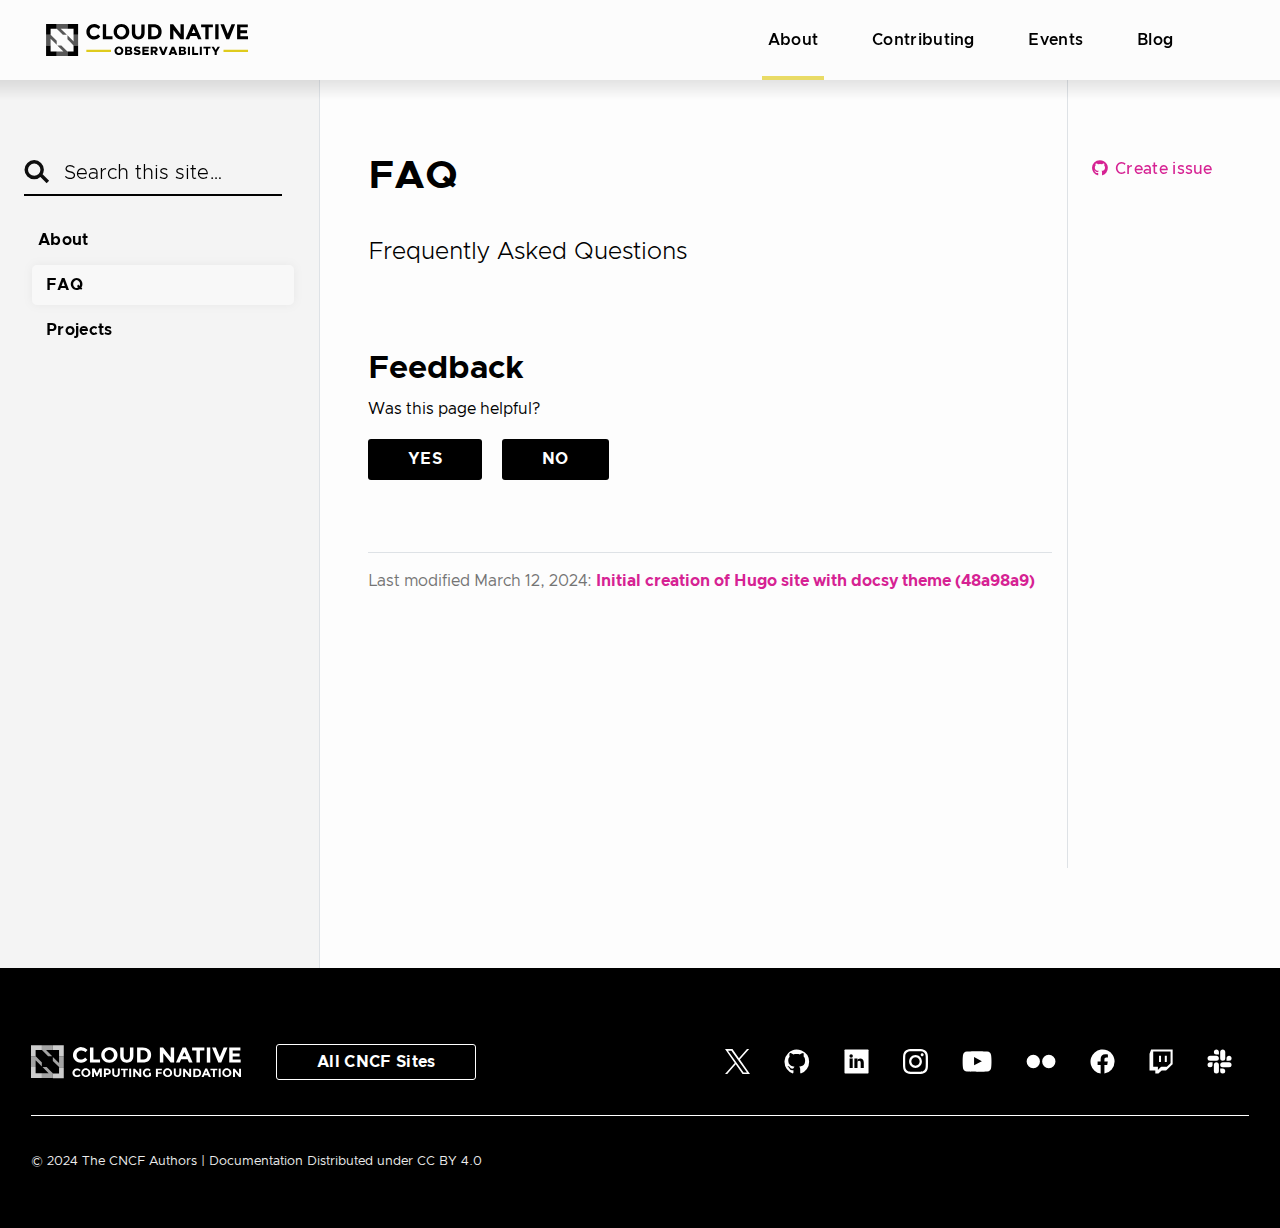
<file: about/faq/index.html>
<!doctype html><html lang=en class=no-js><head><meta charset=utf-8><meta name=viewport content="width=device-width,initial-scale=1,shrink-to-fit=no"><meta name=generator content="Hugo 0.124.1"><meta name=ROBOTS content="INDEX, FOLLOW"><link rel=icon href=/favicons/favicon.ico sizes=any><link rel=icon href=/favicons/favicon.svg sizes=any type=image/svg+xml><link rel=apple-touch-icon href=/favicons/apple-touch-icon.png><title>FAQ | Observe k8s WG</title><meta property="og:title" content="FAQ">
<meta property="og:description" content="Frequently Asked Questions"><meta property="og:type" content="article"><meta property="og:url" content="https://observe-k8s.github.io/about/faq/"><meta property="article:section" content="about"><meta property="article:modified_time" content="2024-03-12T16:25:04-04:00"><meta itemprop=name content="FAQ"><meta itemprop=description content="Frequently Asked Questions"><meta itemprop=dateModified content="2024-03-12T16:25:04-04:00"><meta itemprop=wordCount content="0"><meta itemprop=keywords content><meta name=twitter:card content="summary_large_image"><meta name=twitter:title content="FAQ"><meta name=twitter:description content="Frequently Asked Questions"><meta name=twitter:image content="https://observe-k8s.github.io/images/observability-social.jpg"><script src=https://cmp.osano.com/16A0DbT9yDNIaQkvZ/c3494b1e-ff3a-436f-978d-842e9a0bed27/osano.js></script><script>(function(e,t,n,s,o){e[s]=e[s]||[],e[s].push({"gtm.start":(new Date).getTime(),event:"gtm.js"});var a=t.getElementsByTagName(n)[0],i=t.createElement(n),r=s!="dataLayer"?"&l="+s:"";i.async=!0,i.src="https://www.googletagmanager.com/gtm.js?id="+o+r,a.parentNode.insertBefore(i,a)})(window,document,"script","dataLayer","GTM-WJJ7VKZ")</script><link rel=preload href=/scss/main.min.24223bd76016542603d6547df60559dd50ade9a887bc5111db2402715eea6323.css as=style><link href=/scss/main.min.24223bd76016542603d6547df60559dd50ade9a887bc5111db2402715eea6323.css rel=stylesheet integrity><script src=https://code.jquery.com/jquery-3.5.1.min.js integrity="sha256-9/aliU8dGd2tb6OSsuzixeV4y/faTqgFtohetphbbj0=" crossorigin=anonymous></script></head><body class=td-page><noscript><iframe src="https://www.googletagmanager.com/ns.html?id=GTM-WJJ7VKZ" height=0 width=0 style=display:none;visibility:hidden></iframe></noscript><header><nav class="js-navbar-scroll navbar navbar-expand navbar-dark flex-column flex-md-row td-navbar"><a class=navbar-brand href=/><span class=navbar-logo><svg xmlns="http://www.w3.org/2000/svg" role="img" viewBox="-25.56 -25.56 1329.12 253.12"><g clip-path="url(#clip0_1157_30)"><path fill="#dfcb1d" d="M255 162H411v15H255zm868 0h156v15H1123z"/><path d="M303.869 77.7123C308.776 77.8096 313.637 76.7387 318.049 74.5879 322.461 72.437 326.298 69.2679 329.244 65.342l13.639 13.9562c-10.784 12.0532-23.155 18.0797-37.745 18.0797C298.554 97.6291 291.986 96.5508 285.828 94.2074 279.67 91.8641 274.047 88.3037 269.296 83.7389 264.669 79.2817 261.034 73.8985 258.629 67.941 256.224 61.9835 255.103 55.5857 255.339 49.1654 255.159 42.6765 256.335 36.2214 258.793 30.2133 261.251 24.2052 264.936 18.7765 269.613 14.2748 274.643 9.52866 280.583 5.85096 287.074 3.46365 293.565 1.07635 300.472.0289452 307.379.384658 314.285.740371 321.048 2.49182 327.26 5.53331 333.471 8.5748 339.001 12.8433 343.518 18.0811L330.513 32.9889C327.648 29.1314 323.916 26.0019 319.618 23.853c-4.298-2.1489-9.041-3.2569-13.846-3.2344C298.282 20.4744 291.021 23.1976 285.472 28.231 282.593 30.8759 280.333 34.1233 278.852 37.7419 277.372 41.3604 276.708 45.2609 276.908 49.1654 276.708 53.0616 277.308 56.9575 278.672 60.6126 280.036 64.2677 282.134 67.6045 284.838 70.417 290.057 75.126 296.84 77.7262 303.869 77.7123v0zM359.375 96.109V1.9043h20.934V77.3949h40.283V96.109H359.375zM512.574 83.1045C503.043 92.0701 490.451 97.062 477.366 97.062c-13.085.0-25.677-4.9919-35.208-13.9575C437.511 78.6474 433.841 73.2718 431.384 67.3195 428.927 61.3673 427.735 54.9688 427.885 48.531 427.706 42.0893 428.884 35.682 431.343 29.7255S437.487 18.3966 442.158 13.9576C451.689 4.99194 464.281.0 477.366.0s25.677 4.99194 35.208 13.9576C517.222 18.4147 520.891 23.7903 523.348 29.7425 525.806 35.6947 526.997 42.0932 526.848 48.531 527.027 54.9727 525.849 61.38 523.39 67.3366 520.931 73.2931 517.246 78.6655 512.574 83.1045v0zM505.279 48.531C505.337 40.5606 502.393 32.8603 497.032 26.9623 494.507 24.1674 491.424 21.9333 487.982 20.4041 484.54 18.875 480.815 18.0849 477.049 18.0849 473.283 18.0849 469.558 18.875 466.116 20.4041 462.674 21.9333 459.591 24.1674 457.066 26.9623 451.644 32.8227 448.69 40.5481 448.819 48.531 448.761 56.5014 451.705 64.2017 457.066 70.0998 459.591 72.8946 462.674 75.1288 466.116 76.6579S473.283 78.9771 477.049 78.9771C480.815 78.9771 484.54 78.187 487.982 76.6579 491.424 75.1288 494.507 72.8946 497.032 70.0998 499.779 67.2388 501.924 63.8558 503.341 60.151 504.757 56.4462 505.416 52.495 505.279 48.531v0zM569.671 72.0024C571.346 74.1717 573.515 75.9085 575.998 77.0673 578.482 78.2262 581.206 78.7735 583.945 78.6634 586.642 78.8066 589.332 78.2721 591.77 77.1086S596.316 74.1896 597.901 72.0024C601.543 66.8216 603.332 60.5632 602.976 54.2399V2.22119H623.91V54.8743C623.91 68.5134 620.104 78.9805 612.491 86.2759 608.659 89.951 604.133 92.8255 599.177 94.7316S588.935 97.5372 583.627 97.3774C578.272 97.5373 572.938 96.639 567.931 94.734 562.923 92.829 558.341 89.9547 554.446 86.2759 546.834 78.9805 543.027 68.5134 543.027 54.8743V2.22119H563.962V54.2399C563.955 60.613 565.952 66.8268 569.671 72.0024v0zM717.798 14.2746C726.68 22.5215 731.438 33.9402 731.438 48.5309 731.438 63.1215 726.997 74.8574 718.433 83.4215 709.869 91.9855 696.23 96.109 678.467 96.109h-32.67V1.9043h33.305C695.913 1.9043 708.917 6.02773 717.798 14.2746zM702.573 70.4168C707.648 65.659 710.186 58.3637 710.186 49.1652 710.186 39.9668 707.648 32.6715 702.573 27.9137 697.498 23.1559 689.569 20.3012 678.784 20.3012H667.048V77.7121H680.37C688.423 78.1411 696.344 75.5384 702.573 70.4168v0zM851.018 1.9043h20.934V96.109H851.018L805.977 37.1121V96.109H785.043V1.9043H804.709L851.018 62.4871V1.9043zM962.347 96.109 953.466 75.809H913.818L904.936 96.109h-22.52L923.016 1.9043H943.316l40.6 94.2047H962.347zM934.118 30.134 922.382 57.4121h23.471L934.118 30.134zm94.842-9.8331v76.125H1008.02V20.3009H981.381V2.22119H1055.92V20.3009h-26.96zM1070.83 1.9043H1091.76V96.109H1070.83V1.9043zm78.97 59.9484L1173.91 1.9043H1196.75L1159 96.109h-17.76L1103.49 1.9043H1126.33l23.47 59.9484zM1276.91 1.9043V20.6184H1229.97V39.9668H1272.16V58.0465H1229.97V77.7121h48.53v18.714h-69.46V2.22148H1276.91V1.9043zM28.8621 135.218H-.00195312v67.783H67.559V173.852H28.8621V135.218zM174.136 135.535v38.317H135.439v29.149H203V135.218H173.819L174.136 135.535zM-.00195312 67.783H29.1793l-.3172-.3172V29.1495H67.559V0H-.00195312V67.783zM135.439.0V29.1495h38.697V67.783H203V0H135.439z"/><path d="M131.627 67.783 92.9297 29.1495H135.433V0H67.5547V29.1495L106.252 67.783h25.375zM96.7359 135.218H71.3609l32.0361 32.004L109.741 173.852H67.5547v29.149H135.433V173.534l-19.349-19.031-19.3481-19.285zM174.136 67.7837V109.906l-6.661-6.661-32.036-32.004V96.9015l19.032 19.0315 19.348 19.316H203V67.7837H174.136zM67.559 106.1 29.1793 67.7837H-.00195312V135.218H28.8621V93.0952L67.559 131.76V106.1z" opacity=".65"/><path d="M461.272 196.163C456.247 196.163 451.578 194.945 447.265 192.509 442.951 190.022 439.5 186.698 436.912 182.536 434.374 178.375 433.105 173.883 433.105 169.062S434.374 159.775 436.912 155.664C439.5 151.503 442.951 148.204 447.265 145.768 451.578 143.281 456.247 142.038 461.272 142.038 466.245 142.038 470.889 143.281 475.202 145.768 479.516 148.204 482.942 151.503 485.479 155.664 488.068 159.775 489.362 164.241 489.362 169.062S488.068 178.375 485.479 182.536C482.942 186.698 479.516 190.022 475.202 192.509 470.889 194.945 466.245 196.163 461.272 196.163zm0-11.8C463.911 184.363 466.347 183.678 468.58 182.308 470.813 180.887 472.589 179.009 473.908 176.675 475.279 174.34 475.964 171.803 475.964 169.062 475.964 166.372 475.279 163.86 473.908 161.526 472.589 159.191 470.813 157.339 468.58 155.969 466.347 154.548 463.911 153.837 461.272 153.837S456.171 154.548 453.887 155.969C451.654 157.339 449.853 159.191 448.483 161.526 447.163 163.86 446.503 166.372 446.503 169.062 446.503 171.803 447.163 174.34 448.483 176.675 449.853 179.009 451.654 180.887 453.887 182.308 456.171 183.678 458.633 184.363 461.272 184.363zm39.065-41.412H527.666C530.863 142.951 533.705 143.535 536.192 144.702 538.678 145.819 540.607 147.392 541.977 149.422 543.398 151.401 544.109 153.634 544.109 156.121 544.109 158.709 543.449 161.018 542.129 163.048 540.861 165.027 539.084 166.601 536.801 167.768 539.846 169.087 542.205 170.94 543.88 173.325 545.606 175.66 546.468 178.248 546.468 181.09 546.468 183.83 545.707 186.292 544.185 188.474 542.662 190.605 540.556 192.28 537.866 193.498 535.177 194.665 532.132 195.249 528.731 195.249H500.337V142.951zm24.207 20.706C526.321 163.657 527.792 163.2 528.96 162.287 530.127 161.373 530.711 160.206 530.711 158.785S530.127 156.222 528.96 155.36C527.792 154.446 526.321 153.989 524.544 153.989H513.278V163.657h11.266zm1.904 20.554C528.376 184.211 529.949 183.729 531.167 182.765 532.436 181.75 533.07 180.481 533.07 178.958 533.07 177.436 532.436 176.192 531.167 175.228 529.949 174.213 528.376 173.706 526.448 173.706h-13.17v10.505h13.17zm51.273 11.952C573.052 196.163 568.662 195.427 564.551 193.955 560.44 192.432 556.786 190.25 553.589 187.408L560.973 178.654C566.353 183.069 572.087 185.277 578.177 185.277 580.563 185.277 582.39 184.845 583.658 183.983 584.927 183.12 585.562 181.953 585.562 180.481 585.562 179.466 585.257 178.654 584.648 178.045 584.039 177.436 583.075 176.928 581.755 176.522 580.487 176.116 578.406 175.558 575.513 174.848 571.199 173.883 567.672 172.843 564.932 171.726 562.191 170.559 560.009 168.961 558.385 166.931 556.812 164.85 556.025 162.135 556.025 158.785 556.025 155.486 556.862 152.568 558.537 150.031 560.212 147.493 562.546 145.539 565.541 144.169 568.586 142.748 572.062 142.038 575.97 142.038 584.344 142.038 591.423 144.423 597.209 149.193L590.586 158.481C588.201 156.654 585.714 155.283 583.126 154.37 580.588 153.406 578.101 152.924 575.665 152.924 573.635 152.924 572.037 153.355 570.869 154.218 569.702 155.08 569.119 156.172 569.119 157.491 569.119 158.557 569.423 159.42 570.032 160.079 570.692 160.739 571.732 161.323 573.153 161.83 574.574 162.287 576.655 162.82 579.395 163.429 583.709 164.342 587.236 165.408 589.977 166.626 592.717 167.793 594.849 169.392 596.371 171.422 597.894 173.401 598.655 175.964 598.655 179.111 598.655 182.612 597.792 185.657 596.067 188.246 594.392 190.783 591.981 192.737 588.835 194.107 585.688 195.477 581.984 196.163 577.721 196.163zm44.688-41.565V162.744h25.578v11.647H622.409V183.602H650.575v11.647H609.392V142.951h41.183v11.647H622.409zm69.712 40.651-11.495-16.367H675.45v16.367H662.432V142.951h24.284C690.523 142.951 693.923 143.712 696.917 145.235 699.962 146.757 702.322 148.889 703.997 151.629 705.722 154.319 706.585 157.415 706.585 160.917 706.585 164.875 705.494 168.326 703.312 171.27 701.18 174.213 698.237 176.345 694.481 177.664l12.408 17.585H692.121zM675.45 167.007H685.574C687.807 167.007 689.634 166.448 691.055 165.332 692.476 164.215 693.187 162.744 693.187 160.917S692.476 157.618 691.055 156.501C689.634 155.385 687.807 154.827 685.574 154.827H675.45v12.18zm94.394-24.056-20.63 52.298H734.522l-20.63-52.298h14.616L741.906 176.675l13.322-33.724H769.844zM813.544 187.256H793.143L789.945 195.249H775.329l20.706-52.298h14.616l20.706 52.298H816.741l-3.197-7.993zM809.662 177.436 803.343 161.373 797.025 177.436H809.662zm31.221-34.485h27.329C871.409 142.951 874.251 143.535 876.738 144.702 879.225 145.819 881.153 147.392 882.523 149.422 883.944 151.401 884.655 153.634 884.655 156.121 884.655 158.709 883.995 161.018 882.676 163.048 881.407 165.027 879.631 166.601 877.347 167.768 880.392 169.087 882.752 170.94 884.427 173.325 886.152 175.66 887.015 178.248 887.015 181.09 887.015 183.83 886.254 186.292 884.731 188.474 883.209 190.605 881.102 192.28 878.413 193.498 875.723 194.665 872.678 195.249 869.278 195.249H840.883V142.951zm24.208 20.706C866.867 163.657 868.339 163.2 869.506 162.287 870.673 161.373 871.257 160.206 871.257 158.785S870.673 156.222 869.506 155.36C868.339 154.446 866.867 153.989 865.091 153.989H853.824V163.657H865.091zM866.994 184.211C868.922 184.211 870.496 183.729 871.714 182.765 872.982 181.75 873.617 180.481 873.617 178.958 873.617 177.436 872.982 176.192 871.714 175.228 870.496 174.213 868.922 173.706 866.994 173.706H853.824v10.505H866.994zm30.795-41.26h13.018v52.298H897.789V142.951zm64.939 40.651v11.647H924.513V142.951H937.531v40.651h25.197zM972.945 142.951H985.962v52.298H972.945V142.951zM1012 154.598H996.167V142.951h44.763v11.647H1025.02v40.651H1012V154.598zM1067.13 177.207l-20.24-34.256h14.99l11.8 22.076L1086.01 142.951h14.47l-20.25 34.256v18.042H1067.13V177.207z"/></g><defs><clipPath id="clip0_1157_30"><path fill="#fff" d="M0 0H1279.22V203H0z"/></clipPath></defs></svg></span></a><div class="td-navbar-nav-scroll ml-md-auto mr-xl-5" id=main_navbar><ul class="navbar-nav mt-0 mt-lg-0"><li class="nav-item mr-3 ml-3 mb-0 mb-lg-0"><a class="nav-link active" href=/about/><span class=active>About</span></a></li><li class="nav-item mr-3 ml-3 mb-0 mb-lg-0"><a class=nav-link href=/contributing/><span>Contributing</span></a></li><li class="nav-item mr-3 ml-3 mb-0 mb-lg-0"><a class=nav-link href=/events/><span>Events</span></a></li><li class="nav-item mr-3 ml-3 mb-0 mb-lg-0"><a class=nav-link href=/blog/><span>Blog</span></a></li></ul></div></nav></header><div><div class=td-main><div class="row flex-xl-nowrap"><aside class="col-12 col-md-3 col-xl-3 td-sidebar d-print-none"><div id=td-sidebar-menu class=td-sidebar__inner><form class="td-sidebar__search d-flex align-items-center"><div class=add-search-icon><input type=search class="form-control td-search-input" placeholder="Search this site…" aria-label="Search this site…" autocomplete=off><svg xmlns="http://www.w3.org/2000/svg" role="img" viewBox=".88 .63 32.17 30.24"><g opacity=".945"><path stroke="#000" stroke-width="4.392" d="M13.746 23.279c5.536.0 10.024-4.432 10.024-9.9.0-5.466-4.488-9.898-10.024-9.898S3.722 7.913 3.722 13.38s4.488 9.899 10.024 9.899zm6.56-5.069 10.652 10.52" fill="transparent"/></g></svg></div><button class=hamburger type=button aria-label="Toggle Menu" data-toggle=collapse data-target=#td-section-nav aria-controls=td-docs-nav aria-expanded=false aria-label="Toggle section navigation">
<span class=hamburger-box><span class=hamburger-inner></span></span></button></form><nav class="collapse td-sidebar-nav" id=td-section-nav><ul class="td-sidebar-nav__section pr-md-3 ul-0"><li class="td-sidebar-nav__section-title td-sidebar-nav__section with-child active-path" id=m-about-li><a href=/about/ title="About Observe k8s WG" class="align-left pl-0 td-sidebar-link td-sidebar-link__section tree-root" id=m-about><span>About</span></a><ul class=ul-1><li class="td-sidebar-nav__section-title td-sidebar-nav__section without-child active-path" id=m-aboutfaq-li><a href=/about/faq/ class="align-left pl-0 active td-sidebar-link td-sidebar-link__page" id=m-aboutfaq><span class=td-sidebar-nav-active-item>FAQ</span></a></li><li class="td-sidebar-nav__section-title td-sidebar-nav__section without-child" id=m-aboutprojects-li><a href=/about/projects/ class="align-left pl-0 td-sidebar-link td-sidebar-link__page" id=m-aboutprojects><span>Projects</span></a></li></ul></li></ul></nav></div></aside><aside class="d-none d-xl-block col-xl-2 td-sidebar-toc d-print-none"><div class="td-page-meta ml-2 pb-1 pt-2 mb-0"><a href="https://github.com/observe-k8s/observe-k8s.github.io/issues/new?title=FAQ" target=_blank><i class="fab fa-github fa-fw"></i> Create issue</a></div></aside><main class="col-12 col-md-9 col-xl-7 pl-md-5" role=main><div class=td-content><h1>FAQ</h1><div class=lead>Frequently Asked Questions</div><style>.feedback--answer{display:inline-block}.feedback--answer-no{margin-left:1em}.feedback--response{display:none;margin-top:1em}.feedback--response__visible{display:block}</style><div class=d-print-none><h2 class=feedback--title>Feedback</h2><p class=feedback--question>Was this page helpful?</p><button class="cncf-button feedback--answer feedback--answer-yes">Yes</button>
<button class="cncf-button feedback--answer feedback--answer-no">No</button><p class="feedback--response feedback--response-yes">Glad to hear it! Please <a href=https://github.com/observe-k8s/observe-k8s.github.io/issues/new>tell us how we can improve</a>.</p><p class="feedback--response feedback--response-no">Sorry to hear that. Please <a href=https://github.com/observe-k8s/observe-k8s.github.io/issues/new>tell us how we can improve</a>.</p></div><script>const yesButton=document.querySelector(".feedback--answer-yes"),noButton=document.querySelector(".feedback--answer-no"),yesResponse=document.querySelector(".feedback--response-yes"),noResponse=document.querySelector(".feedback--response-no"),disableButtons=()=>{yesButton.disabled=!0,noButton.disabled=!0},sendFeedback=e=>{if(typeof gtag!="function")return;gtag("event","page_helpful",{event_category:"Helpful",event_label:window.location.href,value:e})};yesButton.addEventListener("click",()=>{yesResponse.classList.add("feedback--response__visible"),disableButtons(),sendFeedback(100)}),noButton.addEventListener("click",()=>{noResponse.classList.add("feedback--response__visible"),disableButtons(),sendFeedback(0)})</script><br><div class="text-muted mt-5 pt-3 border-top">Last modified March 12, 2024: <a href=https://github.com/observe-k8s/observe-k8s.github.io/commit/48a98a950729a2b9fb03a31541a2138fe3e55361>Initial creation of Hugo site with docsy theme (48a98a9)</a></div></div></main></div></div><footer class="row d-print-none"><div class="container-fluid mx-sm-3"><div class="row mb-4"><div class=logo-and-hub><a href=https://www.cncf.io/ class=logo><img width=210 height=40 src=/images/CNCF_logo_white.svg alt="Cloud Native Computing Foundation logo"></a><div class="row justify-content-center d-lg-none"></div><div class="horizontal-rule d-lg-none mt-4 mb-4"></div><a href=https://www.cncf.io/all-cncf/ class=hub-button>All
CNCF Sites</a></div><ul class=social-links><li><a class=text-white title="Cloud Native Computing Foundation on X" href=https://x.com/cloudnativefdn><svg xmlns="http://www.w3.org/2000/svg" viewBox="0 0 300 300" aria-label="X"><path fill="currentcolor" d="M178.57 127.15 290.27.0h-26.46l-97.03 110.38L89.34.0H0l117.13 166.93L0 300.25h26.46l102.4-116.59 81.8 116.59H3e2M36.01 19.54H76.66l187.13 262.13h-40.66"/></svg></a></li><li><a class=text-white title="Cloud Native Computing Foundation on Github" href=https://github.com/cncf><svg xmlns="http://www.w3.org/2000/svg" viewbox="-0.1 0.21 24.7 24.14"><path fill="currentcolor" d="M24.188 12.63A11.893 11.893.0 003.887 4.221 11.893 11.893.0 002.615 19.538a11.899 11.899.0 005.81 4.34 1.14 1.14.0 00.612-.885c0-.654-.014-2.337-.014-2.337-.415.061-.834.09-1.253.088a2.692 2.692.0 01-2.722-1.837 3.22 3.22.0 00-1.336-1.585c-.308-.198-.379-.431-.023-.498 1.643-.308 2.064 1.853 3.16 2.198.76.236 1.58.17 2.293-.183.1-.614.44-1.165.943-1.531-2.791-.267-4.446-1.232-5.304-2.781l-.092-.174-.216-.492-.064-.176a8.34 8.34.0 01-.386-2.694A4.596 4.596.0 015.334 7.58a4.765 4.765.0 01.207-3.43s1.208-.248 3.492 1.378c1.237-.528 4.538-.571 6.1-.117.957-.63 2.71-1.524 3.417-1.274.193.307.604 1.2.25 3.164a5.523 5.523.0 011.493 3.942 10.198 10.198.0 01-.305 2.444l-.103.349s-.06.165-.123.322l-.075.173c-.828 1.809-2.527 2.484-5.274 2.766.89.557 1.144 1.256 1.144 3.146s-.025 2.144-.02 2.578a1.199 1.199.0 00.59.87 11.9 11.9.0 008.06-11.26z"/></svg></a></li><li><a title="Cloud Native Computing Foundation on LinkedIn" href=https://www.linkedin.com/company/cloud-native-computing-foundation/><svg xmlns="http://www.w3.org/2000/svg" viewbox="-10.23 -10.23 531.96 531.96"><rect fill="currentcolor" width="512" height="512" rx="3%" fill="#fff"/><circle fill="#000" cx="142" cy="138" r="37"/><path stroke="#000" stroke-width="66" d="M244 194v198M142 194v198"/><path fill="#000" d="M276 282c0-20 13-40 36-40 24 0 33 18 33 45v105h66V279c0-61-32-89-76-89-34 0-51 19-59 32"/></svg></a></li><li><a title="Cloud Native Computing Foundation on Instagram" href=https://www.instagram.com/humans.of.cloudnative/><svg viewBox="0 0 24 24" xmlns="http://www.w3.org/2000/svg"><path d="m12 0C8.74.0 8.333.015 7.053.072 5.775.132 4.905.333 4.14.63c-.789.306-1.459.717-2.126 1.384s-1.079 1.336-1.384 2.126c-.297.765-.499 1.635-.558 2.913-.06 1.28-.072 1.687-.072 4.947s.015 3.667.072 4.947c.06 1.277.261 2.148.558 2.913.306.788.717 1.459 1.384 2.126.667.666 1.336 1.079 2.126 1.384.766.296 1.636.499 2.913.558C8.333 23.988 8.74 24 12 24s3.667-.015 4.947-.072c1.277-.06 2.148-.262 2.913-.558.788-.306 1.459-.718 2.126-1.384.666-.667 1.079-1.335 1.384-2.126.296-.765.499-1.636.558-2.913.06-1.28.072-1.687.072-4.947s-.015-3.667-.072-4.947c-.06-1.277-.262-2.149-.558-2.913-.306-.789-.718-1.459-1.384-2.126-.667-.667-1.335-1.079-2.126-1.384-.765-.297-1.636-.499-2.913-.558-1.28-.06-1.687-.072-4.947-.072zm0 2.16c3.203.0 3.585.016 4.85.071 1.17.055 1.805.249 2.227.415.562.217.96.477 1.382.896.419.42.679.819.896 1.381.164.422.36 1.057.413 2.227.057 1.266.07 1.646.07 4.85s-.015 3.585-.074 4.85c-.061 1.17-.256 1.805-.421 2.227-.224.562-.479.96-.899 1.382-.419.419-.824.679-1.38.896-.42.164-1.065.36-2.235.413-1.274.057-1.649.07-4.859.07-3.211.0-3.586-.015-4.859-.074-1.171-.061-1.816-.256-2.236-.421-.569-.224-.96-.479-1.379-.899-.421-.419-.69-.824-.9-1.38-.165-.42-.359-1.065-.42-2.235-.045-1.26-.061-1.649-.061-4.844.0-3.196.016-3.586.061-4.861.061-1.17.255-1.814.42-2.234.21-.57.479-.96.9-1.381.419-.419.81-.689 1.379-.898.42-.166 1.051-.361 2.221-.421 1.275-.045 1.65-.06 4.859-.06zm0 3.678c-3.405.0-6.162 2.76-6.162 6.162.0 3.405 2.76 6.162 6.162 6.162 3.405.0 6.162-2.76 6.162-6.162.0-3.405-2.76-6.162-6.162-6.162zM12 16c-2.21.0-4-1.79-4-4s1.79-4 4-4 4 1.79 4 4-1.79 4-4 4zm7.846-10.405c0 .795-.646 1.44-1.44 1.44-.795.0-1.44-.646-1.44-1.44s.646-1.439 1.44-1.439c.793-.001 1.44.645 1.44 1.439z"/></svg></a></li><li><a class=text-white title="Cloud Native Computing Foundation on YouTube" href=https://www.youtube.com/c/cloudnativefdn><svg xmlns="http://www.w3.org/2000/svg" viewbox="0.21 0.27 34.45 25.07"><path fill="currentcolor" d="M33.729 6.084s-.327-2.33-1.317-3.356a4.691 4.691.0 00-3.32-1.432c-4.634-.34-11.589-.34-11.589-.34h-.014s-6.954.0-11.59.342A4.692 4.692.0 002.579 2.73c-.993 1.025-1.315 3.354-1.315 3.354a52.189 52.189.0 00-.331 5.473v2.566c.014 1.829.125 3.656.331 5.472.0.0.322 2.33 1.316 3.36 1.26 1.345 2.916 1.3 3.653 1.445 2.65.26 11.263.34 11.263.34s6.96-.01 11.597-.353a4.691 4.691.0 003.32-1.432c.993-1.026 1.316-3.356 1.316-3.356.206-1.817.316-3.644.33-5.473v-2.57a52.26 52.26.0 00-.33-5.472zM14.076 17.232V7.729l8.951 4.768-8.95 4.735z"/></svg></a></li><li><a class=text-white title="Cloud Native Computing Foundation on Flickr" href=https://www.flickr.com/photos/143247548@N03/albums><svg xmlns="http://www.w3.org/2000/svg" viewbox="-0.35 0.34 27.82 13.45"><path fill="currentcolor" fill-rule="evenodd" d="M12.599 7.083a6.181 6.181.0 11-12.363.0 6.181 6.181.0 0112.363.0zm14.376.0a6.18 6.18.0 11-12.362.0 6.18 6.18.0 0112.362.0z" clip-rule="evenodd"/></svg></a></li><li><a class=text-white title="Cloud Native Computing Foundation on Facebook" href=https://www.facebook.com/CloudNativeComputingFoundation/><svg xmlns="http://www.w3.org/2000/svg" viewbox="-0.51 -0.26 26.45 26.45"><path fill="currentcolor" d="M25.497 13.075c0-2.45-.698-4.848-2.011-6.911a12.765 12.765.0 00-5.398-4.73A12.671 12.671.0 0011.008.38 12.705 12.705.0 004.479 3.33 12.827 12.827.0 00.563 9.358a12.896 12.896.0 00-.07 7.201 12.831 12.831.0 003.801 6.103 12.709 12.709.0 006.471 3.078v-8.957H7.53v-3.708h3.235v-2.824c0-3.213 1.903-4.988 4.813-4.988.956.014 1.909.097 2.852.25V8.67h-1.607a1.83 1.83.0 00-1.518.497 1.854 1.854.0 00-.561 1.505v2.404h3.535l-.563 3.708h-2.97v8.957a12.725 12.725.0 007.697-4.337 12.87 12.87.0 003.054-8.328z"/></svg></a></li><li><a class=text-white title="Cloud Native Computing Foundation on Twitch" href=https://www.twitch.tv/cloudnativefdn><svg xmlns="http://www.w3.org/2000/svg" viewbox="-0.05 0.08 21.22 22.04"><path fill="currentcolor" d="M.402 18.929V4.189c.045-.067.084-.137.118-.21.436-1.158.871-2.316 1.304-3.475h18.98v12.968c-.112.081-.22.168-.323.26-1.66 1.651-3.318 3.305-4.973 4.962a.795.795.0 01-.623.257 132.09 132.09.0 00-3.482.006.896.896.0 00-.553.23c-.793.761-1.557 1.553-2.35 2.313a.913.913.0 01-.553.224c-.675.026-1.35.011-2.026.01-.124.0-.247-.016-.408-.027V18.97c-.204-.01-.365-.022-.53-.023-1.526-.007-3.053-.013-4.58-.018zM3.664 2.33v13.435h.439c1.125.0 2.25.006 3.375-.005.248.0.332.077.328.323-.013.661-.006 1.323.0 1.983.0.123.015.245.028.45.16-.148.255-.231.345-.32.737-.734 1.466-1.477 2.218-2.196a.884.884.0 01.55-.226c1.492-.018 2.985-.004 4.477-.019a.782.782.0 00.49-.2c.953-.923 1.88-1.866 2.825-2.79a.748.748.0 00.24-.59c-.007-3.131-.009-6.26-.005-9.386.0-.456.0-.456-.465-.456H3.667l-.003-.003z"/><path fill="currentcolor" d="M15.654 6.063c.01.152.022.255.022.359.0 1.59-.005 3.182.006 4.773.0.272-.064.38-.354.367-.458-.022-.919-.006-1.418-.006-.01-.137-.025-.246-.025-.358.0-1.592.004-3.183-.006-4.774.0-.265.051-.384.35-.368.467.025.938.007 1.425.007zm-5.082 2.732c0 .802-.01 1.604.006 2.406.005.283-.094.374-.37.36a12.659 12.659.0 00-1.1.0c-.216.007-.322-.05-.32-.293.007-1.64.007-3.28.0-4.92.0-.218.08-.292.291-.286.39.011.782.015 1.172.0.252-.01.328.086.325.329-.01.799-.004 1.601-.004 2.404z"/></svg></a></li><li><a class=text-white title="Cloud Native Computing Foundation Slack" href=https://slack.cncf.io/><svg xmlns="http://www.w3.org/2000/svg" viewbox="0.16 -0.03 21.19 21.19"><path fill="currentcolor" d="M4.896 13.27a2.147 2.147.0 01-2.141 2.142A2.147 2.147.0 01.613 13.27c0-1.178.963-2.141 2.142-2.141h2.141v2.141zm1.08.0c0-1.178.962-2.141 2.141-2.141s2.142.963 2.142 2.141v5.363a2.147 2.147.0 01-2.142 2.141 2.147 2.147.0 01-2.141-2.142V13.27zm2.141-8.6A2.147 2.147.0 015.976 2.53c0-1.18.962-2.142 2.141-2.142s2.142.963 2.142 2.141v2.142H8.117zm0 1.08c1.179.0 2.141.962 2.141 2.141a2.147 2.147.0 01-2.141 2.142H2.755A2.147 2.147.0 01.613 7.89c0-1.179.963-2.141 2.142-2.141h5.362zm8.599 2.141c0-1.179.963-2.141 2.141-2.141 1.179.0 2.143.962 2.143 2.14a2.147 2.147.0 01-2.142 2.142h-2.141V7.89zm-1.08.0a2.147 2.147.0 01-2.141 2.142 2.147 2.147.0 01-2.141-2.142V2.53c0-1.178.962-2.141 2.141-2.141s2.142.963 2.142 2.141v5.362zm-2.141 8.6c1.179.0 2.142.962 2.142 2.14a2.147 2.147.0 01-2.142 2.142 2.147 2.147.0 01-2.141-2.141V16.49h2.141zm0-1.08a2.147 2.147.0 01-2.141-2.141c0-1.179.962-2.142 2.141-2.142h5.362c1.179.0 2.142.963 2.142 2.142a2.147 2.147.0 01-2.142 2.142h-5.362z"/></svg></a></li></ul></div><div class="horizontal-rule d-none d-lg-block mb-4"></div><div class="copyright py-2"><small>&copy; 2024 The CNCF Authors | Documentation
Distributed under CC BY 4.0</small></div></div></footer></div><script src=https://cdnjs.cloudflare.com/ajax/libs/popper.js/1.14.3/umd/popper.min.js integrity=sha384-ZMP7rVo3mIykV+2+9J3UJ46jBk0WLaUAdn689aCwoqbBJiSnjAK/l8WvCWPIPm49 crossorigin=anonymous></script><script src=https://stackpath.bootstrapcdn.com/bootstrap/4.1.3/js/bootstrap.min.js integrity=sha384-ChfqqxuZUCnJSK3+MXmPNIyE6ZbWh2IMqE241rYiqJxyMiZ6OW/JmZQ5stwEULTy crossorigin=anonymous></script><script src=/js/main.min.b9f7dc2ba6f19b751c705f22619b3f0b84c7d175f2b2a351f67e98e3f1023841.js integrity="sha256-uffcK6bxm3UccF8iYZs/C4TH0XXysqNR9n6Y4/ECOEE=" crossorigin=anonymous></script></body></html>
</file>
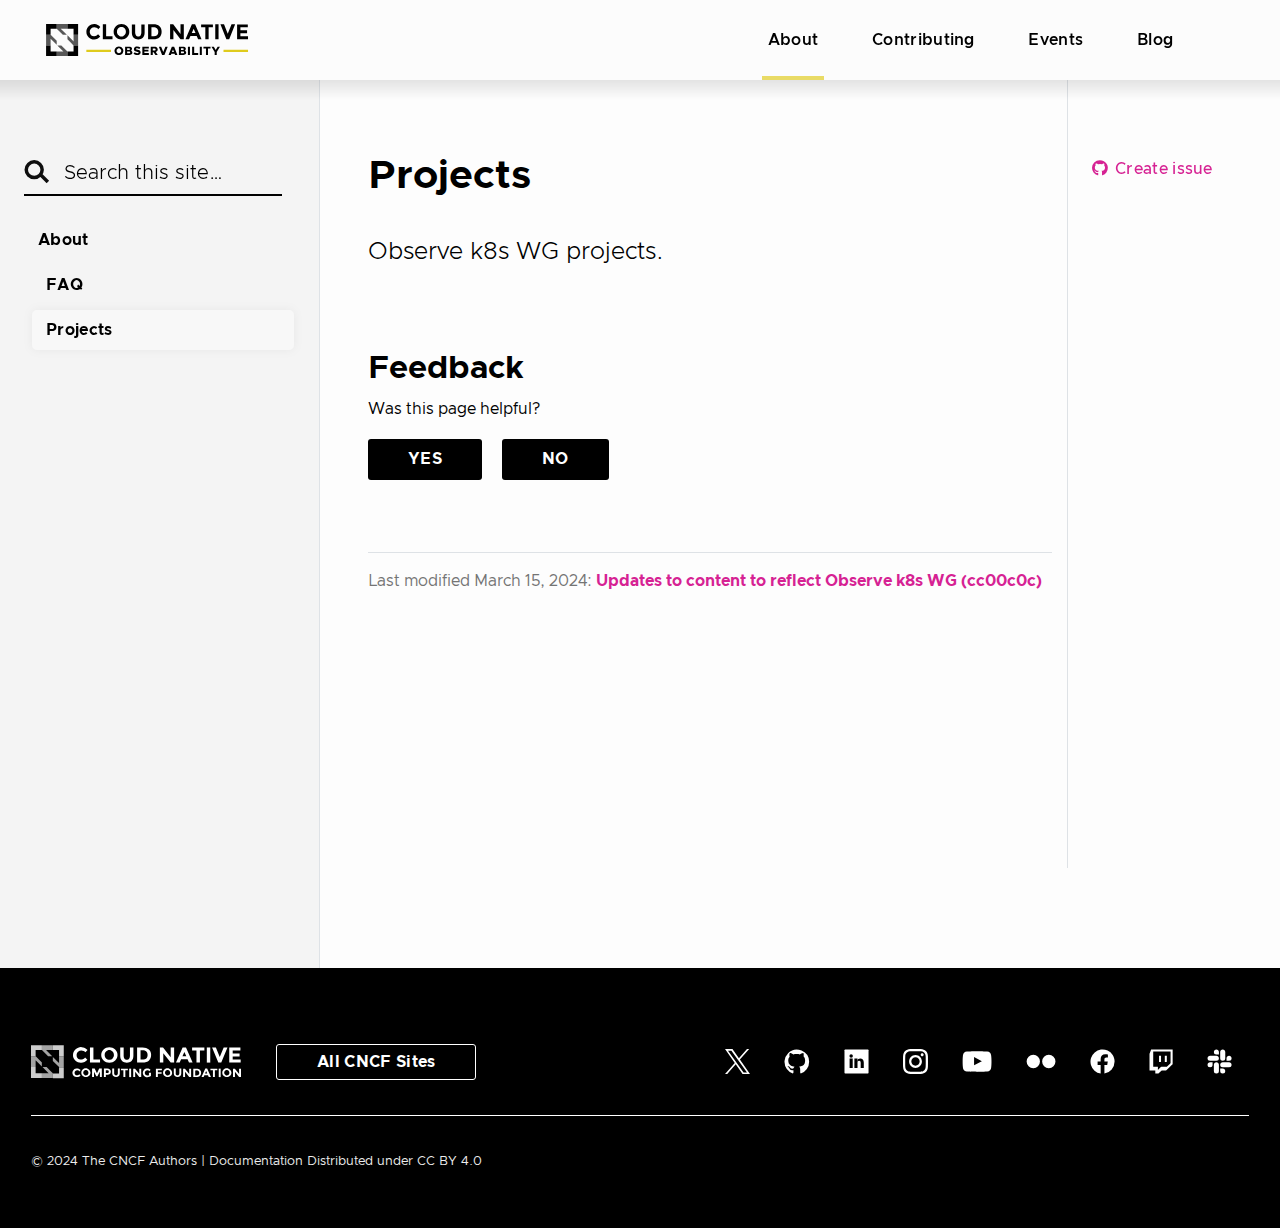
<file: about/projects/index.html>
<!doctype html><html lang=en class=no-js><head><meta charset=utf-8><meta name=viewport content="width=device-width,initial-scale=1,shrink-to-fit=no"><meta name=generator content="Hugo 0.124.1"><meta name=ROBOTS content="INDEX, FOLLOW"><link rel=icon href=/favicons/favicon.ico sizes=any><link rel=icon href=/favicons/favicon.svg sizes=any type=image/svg+xml><link rel=apple-touch-icon href=/favicons/apple-touch-icon.png><title>Projects | Observe k8s WG</title><meta property="og:title" content="Projects">
<meta property="og:description" content="Observe k8s WG projects."><meta property="og:type" content="article"><meta property="og:url" content="https://observe-k8s.github.io/about/projects/"><meta property="article:section" content="about"><meta property="article:modified_time" content="2024-03-15T14:32:12-04:00"><meta itemprop=name content="Projects"><meta itemprop=description content="Observe k8s WG projects."><meta itemprop=dateModified content="2024-03-15T14:32:12-04:00"><meta itemprop=wordCount content="0"><meta itemprop=keywords content><meta name=twitter:card content="summary_large_image"><meta name=twitter:title content="Projects"><meta name=twitter:description content="Observe k8s WG projects."><meta name=twitter:image content="https://observe-k8s.github.io/images/observability-social.jpg"><script src=https://cmp.osano.com/16A0DbT9yDNIaQkvZ/c3494b1e-ff3a-436f-978d-842e9a0bed27/osano.js></script><script>(function(e,t,n,s,o){e[s]=e[s]||[],e[s].push({"gtm.start":(new Date).getTime(),event:"gtm.js"});var a=t.getElementsByTagName(n)[0],i=t.createElement(n),r=s!="dataLayer"?"&l="+s:"";i.async=!0,i.src="https://www.googletagmanager.com/gtm.js?id="+o+r,a.parentNode.insertBefore(i,a)})(window,document,"script","dataLayer","GTM-WJJ7VKZ")</script><link rel=preload href=/scss/main.min.24223bd76016542603d6547df60559dd50ade9a887bc5111db2402715eea6323.css as=style><link href=/scss/main.min.24223bd76016542603d6547df60559dd50ade9a887bc5111db2402715eea6323.css rel=stylesheet integrity><script src=https://code.jquery.com/jquery-3.5.1.min.js integrity="sha256-9/aliU8dGd2tb6OSsuzixeV4y/faTqgFtohetphbbj0=" crossorigin=anonymous></script></head><body class=td-page><noscript><iframe src="https://www.googletagmanager.com/ns.html?id=GTM-WJJ7VKZ" height=0 width=0 style=display:none;visibility:hidden></iframe></noscript><header><nav class="js-navbar-scroll navbar navbar-expand navbar-dark flex-column flex-md-row td-navbar"><a class=navbar-brand href=/><span class=navbar-logo><svg xmlns="http://www.w3.org/2000/svg" role="img" viewBox="-25.56 -25.56 1329.12 253.12"><g clip-path="url(#clip0_1157_30)"><path fill="#dfcb1d" d="M255 162H411v15H255zm868 0h156v15H1123z"/><path d="M303.869 77.7123C308.776 77.8096 313.637 76.7387 318.049 74.5879 322.461 72.437 326.298 69.2679 329.244 65.342l13.639 13.9562c-10.784 12.0532-23.155 18.0797-37.745 18.0797C298.554 97.6291 291.986 96.5508 285.828 94.2074 279.67 91.8641 274.047 88.3037 269.296 83.7389 264.669 79.2817 261.034 73.8985 258.629 67.941 256.224 61.9835 255.103 55.5857 255.339 49.1654 255.159 42.6765 256.335 36.2214 258.793 30.2133 261.251 24.2052 264.936 18.7765 269.613 14.2748 274.643 9.52866 280.583 5.85096 287.074 3.46365 293.565 1.07635 300.472.0289452 307.379.384658 314.285.740371 321.048 2.49182 327.26 5.53331 333.471 8.5748 339.001 12.8433 343.518 18.0811L330.513 32.9889C327.648 29.1314 323.916 26.0019 319.618 23.853c-4.298-2.1489-9.041-3.2569-13.846-3.2344C298.282 20.4744 291.021 23.1976 285.472 28.231 282.593 30.8759 280.333 34.1233 278.852 37.7419 277.372 41.3604 276.708 45.2609 276.908 49.1654 276.708 53.0616 277.308 56.9575 278.672 60.6126 280.036 64.2677 282.134 67.6045 284.838 70.417 290.057 75.126 296.84 77.7262 303.869 77.7123v0zM359.375 96.109V1.9043h20.934V77.3949h40.283V96.109H359.375zM512.574 83.1045C503.043 92.0701 490.451 97.062 477.366 97.062c-13.085.0-25.677-4.9919-35.208-13.9575C437.511 78.6474 433.841 73.2718 431.384 67.3195 428.927 61.3673 427.735 54.9688 427.885 48.531 427.706 42.0893 428.884 35.682 431.343 29.7255S437.487 18.3966 442.158 13.9576C451.689 4.99194 464.281.0 477.366.0s25.677 4.99194 35.208 13.9576C517.222 18.4147 520.891 23.7903 523.348 29.7425 525.806 35.6947 526.997 42.0932 526.848 48.531 527.027 54.9727 525.849 61.38 523.39 67.3366 520.931 73.2931 517.246 78.6655 512.574 83.1045v0zM505.279 48.531C505.337 40.5606 502.393 32.8603 497.032 26.9623 494.507 24.1674 491.424 21.9333 487.982 20.4041 484.54 18.875 480.815 18.0849 477.049 18.0849 473.283 18.0849 469.558 18.875 466.116 20.4041 462.674 21.9333 459.591 24.1674 457.066 26.9623 451.644 32.8227 448.69 40.5481 448.819 48.531 448.761 56.5014 451.705 64.2017 457.066 70.0998 459.591 72.8946 462.674 75.1288 466.116 76.6579S473.283 78.9771 477.049 78.9771C480.815 78.9771 484.54 78.187 487.982 76.6579 491.424 75.1288 494.507 72.8946 497.032 70.0998 499.779 67.2388 501.924 63.8558 503.341 60.151 504.757 56.4462 505.416 52.495 505.279 48.531v0zM569.671 72.0024C571.346 74.1717 573.515 75.9085 575.998 77.0673 578.482 78.2262 581.206 78.7735 583.945 78.6634 586.642 78.8066 589.332 78.2721 591.77 77.1086S596.316 74.1896 597.901 72.0024C601.543 66.8216 603.332 60.5632 602.976 54.2399V2.22119H623.91V54.8743C623.91 68.5134 620.104 78.9805 612.491 86.2759 608.659 89.951 604.133 92.8255 599.177 94.7316S588.935 97.5372 583.627 97.3774C578.272 97.5373 572.938 96.639 567.931 94.734 562.923 92.829 558.341 89.9547 554.446 86.2759 546.834 78.9805 543.027 68.5134 543.027 54.8743V2.22119H563.962V54.2399C563.955 60.613 565.952 66.8268 569.671 72.0024v0zM717.798 14.2746C726.68 22.5215 731.438 33.9402 731.438 48.5309 731.438 63.1215 726.997 74.8574 718.433 83.4215 709.869 91.9855 696.23 96.109 678.467 96.109h-32.67V1.9043h33.305C695.913 1.9043 708.917 6.02773 717.798 14.2746zM702.573 70.4168C707.648 65.659 710.186 58.3637 710.186 49.1652 710.186 39.9668 707.648 32.6715 702.573 27.9137 697.498 23.1559 689.569 20.3012 678.784 20.3012H667.048V77.7121H680.37C688.423 78.1411 696.344 75.5384 702.573 70.4168v0zM851.018 1.9043h20.934V96.109H851.018L805.977 37.1121V96.109H785.043V1.9043H804.709L851.018 62.4871V1.9043zM962.347 96.109 953.466 75.809H913.818L904.936 96.109h-22.52L923.016 1.9043H943.316l40.6 94.2047H962.347zM934.118 30.134 922.382 57.4121h23.471L934.118 30.134zm94.842-9.8331v76.125H1008.02V20.3009H981.381V2.22119H1055.92V20.3009h-26.96zM1070.83 1.9043H1091.76V96.109H1070.83V1.9043zm78.97 59.9484L1173.91 1.9043H1196.75L1159 96.109h-17.76L1103.49 1.9043H1126.33l23.47 59.9484zM1276.91 1.9043V20.6184H1229.97V39.9668H1272.16V58.0465H1229.97V77.7121h48.53v18.714h-69.46V2.22148H1276.91V1.9043zM28.8621 135.218H-.00195312v67.783H67.559V173.852H28.8621V135.218zM174.136 135.535v38.317H135.439v29.149H203V135.218H173.819L174.136 135.535zM-.00195312 67.783H29.1793l-.3172-.3172V29.1495H67.559V0H-.00195312V67.783zM135.439.0V29.1495h38.697V67.783H203V0H135.439z"/><path d="M131.627 67.783 92.9297 29.1495H135.433V0H67.5547V29.1495L106.252 67.783h25.375zM96.7359 135.218H71.3609l32.0361 32.004L109.741 173.852H67.5547v29.149H135.433V173.534l-19.349-19.031-19.3481-19.285zM174.136 67.7837V109.906l-6.661-6.661-32.036-32.004V96.9015l19.032 19.0315 19.348 19.316H203V67.7837H174.136zM67.559 106.1 29.1793 67.7837H-.00195312V135.218H28.8621V93.0952L67.559 131.76V106.1z" opacity=".65"/><path d="M461.272 196.163C456.247 196.163 451.578 194.945 447.265 192.509 442.951 190.022 439.5 186.698 436.912 182.536 434.374 178.375 433.105 173.883 433.105 169.062S434.374 159.775 436.912 155.664C439.5 151.503 442.951 148.204 447.265 145.768 451.578 143.281 456.247 142.038 461.272 142.038 466.245 142.038 470.889 143.281 475.202 145.768 479.516 148.204 482.942 151.503 485.479 155.664 488.068 159.775 489.362 164.241 489.362 169.062S488.068 178.375 485.479 182.536C482.942 186.698 479.516 190.022 475.202 192.509 470.889 194.945 466.245 196.163 461.272 196.163zm0-11.8C463.911 184.363 466.347 183.678 468.58 182.308 470.813 180.887 472.589 179.009 473.908 176.675 475.279 174.34 475.964 171.803 475.964 169.062 475.964 166.372 475.279 163.86 473.908 161.526 472.589 159.191 470.813 157.339 468.58 155.969 466.347 154.548 463.911 153.837 461.272 153.837S456.171 154.548 453.887 155.969C451.654 157.339 449.853 159.191 448.483 161.526 447.163 163.86 446.503 166.372 446.503 169.062 446.503 171.803 447.163 174.34 448.483 176.675 449.853 179.009 451.654 180.887 453.887 182.308 456.171 183.678 458.633 184.363 461.272 184.363zm39.065-41.412H527.666C530.863 142.951 533.705 143.535 536.192 144.702 538.678 145.819 540.607 147.392 541.977 149.422 543.398 151.401 544.109 153.634 544.109 156.121 544.109 158.709 543.449 161.018 542.129 163.048 540.861 165.027 539.084 166.601 536.801 167.768 539.846 169.087 542.205 170.94 543.88 173.325 545.606 175.66 546.468 178.248 546.468 181.09 546.468 183.83 545.707 186.292 544.185 188.474 542.662 190.605 540.556 192.28 537.866 193.498 535.177 194.665 532.132 195.249 528.731 195.249H500.337V142.951zm24.207 20.706C526.321 163.657 527.792 163.2 528.96 162.287 530.127 161.373 530.711 160.206 530.711 158.785S530.127 156.222 528.96 155.36C527.792 154.446 526.321 153.989 524.544 153.989H513.278V163.657h11.266zm1.904 20.554C528.376 184.211 529.949 183.729 531.167 182.765 532.436 181.75 533.07 180.481 533.07 178.958 533.07 177.436 532.436 176.192 531.167 175.228 529.949 174.213 528.376 173.706 526.448 173.706h-13.17v10.505h13.17zm51.273 11.952C573.052 196.163 568.662 195.427 564.551 193.955 560.44 192.432 556.786 190.25 553.589 187.408L560.973 178.654C566.353 183.069 572.087 185.277 578.177 185.277 580.563 185.277 582.39 184.845 583.658 183.983 584.927 183.12 585.562 181.953 585.562 180.481 585.562 179.466 585.257 178.654 584.648 178.045 584.039 177.436 583.075 176.928 581.755 176.522 580.487 176.116 578.406 175.558 575.513 174.848 571.199 173.883 567.672 172.843 564.932 171.726 562.191 170.559 560.009 168.961 558.385 166.931 556.812 164.85 556.025 162.135 556.025 158.785 556.025 155.486 556.862 152.568 558.537 150.031 560.212 147.493 562.546 145.539 565.541 144.169 568.586 142.748 572.062 142.038 575.97 142.038 584.344 142.038 591.423 144.423 597.209 149.193L590.586 158.481C588.201 156.654 585.714 155.283 583.126 154.37 580.588 153.406 578.101 152.924 575.665 152.924 573.635 152.924 572.037 153.355 570.869 154.218 569.702 155.08 569.119 156.172 569.119 157.491 569.119 158.557 569.423 159.42 570.032 160.079 570.692 160.739 571.732 161.323 573.153 161.83 574.574 162.287 576.655 162.82 579.395 163.429 583.709 164.342 587.236 165.408 589.977 166.626 592.717 167.793 594.849 169.392 596.371 171.422 597.894 173.401 598.655 175.964 598.655 179.111 598.655 182.612 597.792 185.657 596.067 188.246 594.392 190.783 591.981 192.737 588.835 194.107 585.688 195.477 581.984 196.163 577.721 196.163zm44.688-41.565V162.744h25.578v11.647H622.409V183.602H650.575v11.647H609.392V142.951h41.183v11.647H622.409zm69.712 40.651-11.495-16.367H675.45v16.367H662.432V142.951h24.284C690.523 142.951 693.923 143.712 696.917 145.235 699.962 146.757 702.322 148.889 703.997 151.629 705.722 154.319 706.585 157.415 706.585 160.917 706.585 164.875 705.494 168.326 703.312 171.27 701.18 174.213 698.237 176.345 694.481 177.664l12.408 17.585H692.121zM675.45 167.007H685.574C687.807 167.007 689.634 166.448 691.055 165.332 692.476 164.215 693.187 162.744 693.187 160.917S692.476 157.618 691.055 156.501C689.634 155.385 687.807 154.827 685.574 154.827H675.45v12.18zm94.394-24.056-20.63 52.298H734.522l-20.63-52.298h14.616L741.906 176.675l13.322-33.724H769.844zM813.544 187.256H793.143L789.945 195.249H775.329l20.706-52.298h14.616l20.706 52.298H816.741l-3.197-7.993zM809.662 177.436 803.343 161.373 797.025 177.436H809.662zm31.221-34.485h27.329C871.409 142.951 874.251 143.535 876.738 144.702 879.225 145.819 881.153 147.392 882.523 149.422 883.944 151.401 884.655 153.634 884.655 156.121 884.655 158.709 883.995 161.018 882.676 163.048 881.407 165.027 879.631 166.601 877.347 167.768 880.392 169.087 882.752 170.94 884.427 173.325 886.152 175.66 887.015 178.248 887.015 181.09 887.015 183.83 886.254 186.292 884.731 188.474 883.209 190.605 881.102 192.28 878.413 193.498 875.723 194.665 872.678 195.249 869.278 195.249H840.883V142.951zm24.208 20.706C866.867 163.657 868.339 163.2 869.506 162.287 870.673 161.373 871.257 160.206 871.257 158.785S870.673 156.222 869.506 155.36C868.339 154.446 866.867 153.989 865.091 153.989H853.824V163.657H865.091zM866.994 184.211C868.922 184.211 870.496 183.729 871.714 182.765 872.982 181.75 873.617 180.481 873.617 178.958 873.617 177.436 872.982 176.192 871.714 175.228 870.496 174.213 868.922 173.706 866.994 173.706H853.824v10.505H866.994zm30.795-41.26h13.018v52.298H897.789V142.951zm64.939 40.651v11.647H924.513V142.951H937.531v40.651h25.197zM972.945 142.951H985.962v52.298H972.945V142.951zM1012 154.598H996.167V142.951h44.763v11.647H1025.02v40.651H1012V154.598zM1067.13 177.207l-20.24-34.256h14.99l11.8 22.076L1086.01 142.951h14.47l-20.25 34.256v18.042H1067.13V177.207z"/></g><defs><clipPath id="clip0_1157_30"><path fill="#fff" d="M0 0H1279.22V203H0z"/></clipPath></defs></svg></span></a><div class="td-navbar-nav-scroll ml-md-auto mr-xl-5" id=main_navbar><ul class="navbar-nav mt-0 mt-lg-0"><li class="nav-item mr-3 ml-3 mb-0 mb-lg-0"><a class="nav-link active" href=/about/><span class=active>About</span></a></li><li class="nav-item mr-3 ml-3 mb-0 mb-lg-0"><a class=nav-link href=/contributing/><span>Contributing</span></a></li><li class="nav-item mr-3 ml-3 mb-0 mb-lg-0"><a class=nav-link href=/events/><span>Events</span></a></li><li class="nav-item mr-3 ml-3 mb-0 mb-lg-0"><a class=nav-link href=/blog/><span>Blog</span></a></li></ul></div></nav></header><div><div class=td-main><div class="row flex-xl-nowrap"><aside class="col-12 col-md-3 col-xl-3 td-sidebar d-print-none"><div id=td-sidebar-menu class=td-sidebar__inner><form class="td-sidebar__search d-flex align-items-center"><div class=add-search-icon><input type=search class="form-control td-search-input" placeholder="Search this site…" aria-label="Search this site…" autocomplete=off><svg xmlns="http://www.w3.org/2000/svg" role="img" viewBox=".88 .63 32.17 30.24"><g opacity=".945"><path stroke="#000" stroke-width="4.392" d="M13.746 23.279c5.536.0 10.024-4.432 10.024-9.9.0-5.466-4.488-9.898-10.024-9.898S3.722 7.913 3.722 13.38s4.488 9.899 10.024 9.899zm6.56-5.069 10.652 10.52" fill="transparent"/></g></svg></div><button class=hamburger type=button aria-label="Toggle Menu" data-toggle=collapse data-target=#td-section-nav aria-controls=td-docs-nav aria-expanded=false aria-label="Toggle section navigation">
<span class=hamburger-box><span class=hamburger-inner></span></span></button></form><nav class="collapse td-sidebar-nav" id=td-section-nav><ul class="td-sidebar-nav__section pr-md-3 ul-0"><li class="td-sidebar-nav__section-title td-sidebar-nav__section with-child active-path" id=m-about-li><a href=/about/ title="About Observe k8s WG" class="align-left pl-0 td-sidebar-link td-sidebar-link__section tree-root" id=m-about><span>About</span></a><ul class=ul-1><li class="td-sidebar-nav__section-title td-sidebar-nav__section without-child" id=m-aboutfaq-li><a href=/about/faq/ class="align-left pl-0 td-sidebar-link td-sidebar-link__page" id=m-aboutfaq><span>FAQ</span></a></li><li class="td-sidebar-nav__section-title td-sidebar-nav__section without-child active-path" id=m-aboutprojects-li><a href=/about/projects/ class="align-left pl-0 active td-sidebar-link td-sidebar-link__page" id=m-aboutprojects><span class=td-sidebar-nav-active-item>Projects</span></a></li></ul></li></ul></nav></div></aside><aside class="d-none d-xl-block col-xl-2 td-sidebar-toc d-print-none"><div class="td-page-meta ml-2 pb-1 pt-2 mb-0"><a href="https://github.com/observe-k8s/observe-k8s.github.io/issues/new?title=Projects" target=_blank><i class="fab fa-github fa-fw"></i> Create issue</a></div></aside><main class="col-12 col-md-9 col-xl-7 pl-md-5" role=main><div class=td-content><h1>Projects</h1><div class=lead>Observe k8s WG projects.</div><style>.feedback--answer{display:inline-block}.feedback--answer-no{margin-left:1em}.feedback--response{display:none;margin-top:1em}.feedback--response__visible{display:block}</style><div class=d-print-none><h2 class=feedback--title>Feedback</h2><p class=feedback--question>Was this page helpful?</p><button class="cncf-button feedback--answer feedback--answer-yes">Yes</button>
<button class="cncf-button feedback--answer feedback--answer-no">No</button><p class="feedback--response feedback--response-yes">Glad to hear it! Please <a href=https://github.com/observe-k8s/observe-k8s.github.io/issues/new>tell us how we can improve</a>.</p><p class="feedback--response feedback--response-no">Sorry to hear that. Please <a href=https://github.com/observe-k8s/observe-k8s.github.io/issues/new>tell us how we can improve</a>.</p></div><script>const yesButton=document.querySelector(".feedback--answer-yes"),noButton=document.querySelector(".feedback--answer-no"),yesResponse=document.querySelector(".feedback--response-yes"),noResponse=document.querySelector(".feedback--response-no"),disableButtons=()=>{yesButton.disabled=!0,noButton.disabled=!0},sendFeedback=e=>{if(typeof gtag!="function")return;gtag("event","page_helpful",{event_category:"Helpful",event_label:window.location.href,value:e})};yesButton.addEventListener("click",()=>{yesResponse.classList.add("feedback--response__visible"),disableButtons(),sendFeedback(100)}),noButton.addEventListener("click",()=>{noResponse.classList.add("feedback--response__visible"),disableButtons(),sendFeedback(0)})</script><br><div class="text-muted mt-5 pt-3 border-top">Last modified March 15, 2024: <a href=https://github.com/observe-k8s/observe-k8s.github.io/commit/cc00c0c2d9fce617ec0dd9633535ca7013fe2b59>Updates to content to reflect Observe k8s WG (cc00c0c)</a></div></div></main></div></div><footer class="row d-print-none"><div class="container-fluid mx-sm-3"><div class="row mb-4"><div class=logo-and-hub><a href=https://www.cncf.io/ class=logo><img width=210 height=40 src=/images/CNCF_logo_white.svg alt="Cloud Native Computing Foundation logo"></a><div class="row justify-content-center d-lg-none"></div><div class="horizontal-rule d-lg-none mt-4 mb-4"></div><a href=https://www.cncf.io/all-cncf/ class=hub-button>All
CNCF Sites</a></div><ul class=social-links><li><a class=text-white title="Cloud Native Computing Foundation on X" href=https://x.com/cloudnativefdn><svg xmlns="http://www.w3.org/2000/svg" viewBox="0 0 300 300" aria-label="X"><path fill="currentcolor" d="M178.57 127.15 290.27.0h-26.46l-97.03 110.38L89.34.0H0l117.13 166.93L0 300.25h26.46l102.4-116.59 81.8 116.59H3e2M36.01 19.54H76.66l187.13 262.13h-40.66"/></svg></a></li><li><a class=text-white title="Cloud Native Computing Foundation on Github" href=https://github.com/cncf><svg xmlns="http://www.w3.org/2000/svg" viewbox="-0.1 0.21 24.7 24.14"><path fill="currentcolor" d="M24.188 12.63A11.893 11.893.0 003.887 4.221 11.893 11.893.0 002.615 19.538a11.899 11.899.0 005.81 4.34 1.14 1.14.0 00.612-.885c0-.654-.014-2.337-.014-2.337-.415.061-.834.09-1.253.088a2.692 2.692.0 01-2.722-1.837 3.22 3.22.0 00-1.336-1.585c-.308-.198-.379-.431-.023-.498 1.643-.308 2.064 1.853 3.16 2.198.76.236 1.58.17 2.293-.183.1-.614.44-1.165.943-1.531-2.791-.267-4.446-1.232-5.304-2.781l-.092-.174-.216-.492-.064-.176a8.34 8.34.0 01-.386-2.694A4.596 4.596.0 015.334 7.58a4.765 4.765.0 01.207-3.43s1.208-.248 3.492 1.378c1.237-.528 4.538-.571 6.1-.117.957-.63 2.71-1.524 3.417-1.274.193.307.604 1.2.25 3.164a5.523 5.523.0 011.493 3.942 10.198 10.198.0 01-.305 2.444l-.103.349s-.06.165-.123.322l-.075.173c-.828 1.809-2.527 2.484-5.274 2.766.89.557 1.144 1.256 1.144 3.146s-.025 2.144-.02 2.578a1.199 1.199.0 00.59.87 11.9 11.9.0 008.06-11.26z"/></svg></a></li><li><a title="Cloud Native Computing Foundation on LinkedIn" href=https://www.linkedin.com/company/cloud-native-computing-foundation/><svg xmlns="http://www.w3.org/2000/svg" viewbox="-10.23 -10.23 531.96 531.96"><rect fill="currentcolor" width="512" height="512" rx="3%" fill="#fff"/><circle fill="#000" cx="142" cy="138" r="37"/><path stroke="#000" stroke-width="66" d="M244 194v198M142 194v198"/><path fill="#000" d="M276 282c0-20 13-40 36-40 24 0 33 18 33 45v105h66V279c0-61-32-89-76-89-34 0-51 19-59 32"/></svg></a></li><li><a title="Cloud Native Computing Foundation on Instagram" href=https://www.instagram.com/humans.of.cloudnative/><svg viewBox="0 0 24 24" xmlns="http://www.w3.org/2000/svg"><path d="m12 0C8.74.0 8.333.015 7.053.072 5.775.132 4.905.333 4.14.63c-.789.306-1.459.717-2.126 1.384s-1.079 1.336-1.384 2.126c-.297.765-.499 1.635-.558 2.913-.06 1.28-.072 1.687-.072 4.947s.015 3.667.072 4.947c.06 1.277.261 2.148.558 2.913.306.788.717 1.459 1.384 2.126.667.666 1.336 1.079 2.126 1.384.766.296 1.636.499 2.913.558C8.333 23.988 8.74 24 12 24s3.667-.015 4.947-.072c1.277-.06 2.148-.262 2.913-.558.788-.306 1.459-.718 2.126-1.384.666-.667 1.079-1.335 1.384-2.126.296-.765.499-1.636.558-2.913.06-1.28.072-1.687.072-4.947s-.015-3.667-.072-4.947c-.06-1.277-.262-2.149-.558-2.913-.306-.789-.718-1.459-1.384-2.126-.667-.667-1.335-1.079-2.126-1.384-.765-.297-1.636-.499-2.913-.558-1.28-.06-1.687-.072-4.947-.072zm0 2.16c3.203.0 3.585.016 4.85.071 1.17.055 1.805.249 2.227.415.562.217.96.477 1.382.896.419.42.679.819.896 1.381.164.422.36 1.057.413 2.227.057 1.266.07 1.646.07 4.85s-.015 3.585-.074 4.85c-.061 1.17-.256 1.805-.421 2.227-.224.562-.479.96-.899 1.382-.419.419-.824.679-1.38.896-.42.164-1.065.36-2.235.413-1.274.057-1.649.07-4.859.07-3.211.0-3.586-.015-4.859-.074-1.171-.061-1.816-.256-2.236-.421-.569-.224-.96-.479-1.379-.899-.421-.419-.69-.824-.9-1.38-.165-.42-.359-1.065-.42-2.235-.045-1.26-.061-1.649-.061-4.844.0-3.196.016-3.586.061-4.861.061-1.17.255-1.814.42-2.234.21-.57.479-.96.9-1.381.419-.419.81-.689 1.379-.898.42-.166 1.051-.361 2.221-.421 1.275-.045 1.65-.06 4.859-.06zm0 3.678c-3.405.0-6.162 2.76-6.162 6.162.0 3.405 2.76 6.162 6.162 6.162 3.405.0 6.162-2.76 6.162-6.162.0-3.405-2.76-6.162-6.162-6.162zM12 16c-2.21.0-4-1.79-4-4s1.79-4 4-4 4 1.79 4 4-1.79 4-4 4zm7.846-10.405c0 .795-.646 1.44-1.44 1.44-.795.0-1.44-.646-1.44-1.44s.646-1.439 1.44-1.439c.793-.001 1.44.645 1.44 1.439z"/></svg></a></li><li><a class=text-white title="Cloud Native Computing Foundation on YouTube" href=https://www.youtube.com/c/cloudnativefdn><svg xmlns="http://www.w3.org/2000/svg" viewbox="0.21 0.27 34.45 25.07"><path fill="currentcolor" d="M33.729 6.084s-.327-2.33-1.317-3.356a4.691 4.691.0 00-3.32-1.432c-4.634-.34-11.589-.34-11.589-.34h-.014s-6.954.0-11.59.342A4.692 4.692.0 002.579 2.73c-.993 1.025-1.315 3.354-1.315 3.354a52.189 52.189.0 00-.331 5.473v2.566c.014 1.829.125 3.656.331 5.472.0.0.322 2.33 1.316 3.36 1.26 1.345 2.916 1.3 3.653 1.445 2.65.26 11.263.34 11.263.34s6.96-.01 11.597-.353a4.691 4.691.0 003.32-1.432c.993-1.026 1.316-3.356 1.316-3.356.206-1.817.316-3.644.33-5.473v-2.57a52.26 52.26.0 00-.33-5.472zM14.076 17.232V7.729l8.951 4.768-8.95 4.735z"/></svg></a></li><li><a class=text-white title="Cloud Native Computing Foundation on Flickr" href=https://www.flickr.com/photos/143247548@N03/albums><svg xmlns="http://www.w3.org/2000/svg" viewbox="-0.35 0.34 27.82 13.45"><path fill="currentcolor" fill-rule="evenodd" d="M12.599 7.083a6.181 6.181.0 11-12.363.0 6.181 6.181.0 0112.363.0zm14.376.0a6.18 6.18.0 11-12.362.0 6.18 6.18.0 0112.362.0z" clip-rule="evenodd"/></svg></a></li><li><a class=text-white title="Cloud Native Computing Foundation on Facebook" href=https://www.facebook.com/CloudNativeComputingFoundation/><svg xmlns="http://www.w3.org/2000/svg" viewbox="-0.51 -0.26 26.45 26.45"><path fill="currentcolor" d="M25.497 13.075c0-2.45-.698-4.848-2.011-6.911a12.765 12.765.0 00-5.398-4.73A12.671 12.671.0 0011.008.38 12.705 12.705.0 004.479 3.33 12.827 12.827.0 00.563 9.358a12.896 12.896.0 00-.07 7.201 12.831 12.831.0 003.801 6.103 12.709 12.709.0 006.471 3.078v-8.957H7.53v-3.708h3.235v-2.824c0-3.213 1.903-4.988 4.813-4.988.956.014 1.909.097 2.852.25V8.67h-1.607a1.83 1.83.0 00-1.518.497 1.854 1.854.0 00-.561 1.505v2.404h3.535l-.563 3.708h-2.97v8.957a12.725 12.725.0 007.697-4.337 12.87 12.87.0 003.054-8.328z"/></svg></a></li><li><a class=text-white title="Cloud Native Computing Foundation on Twitch" href=https://www.twitch.tv/cloudnativefdn><svg xmlns="http://www.w3.org/2000/svg" viewbox="-0.05 0.08 21.22 22.04"><path fill="currentcolor" d="M.402 18.929V4.189c.045-.067.084-.137.118-.21.436-1.158.871-2.316 1.304-3.475h18.98v12.968c-.112.081-.22.168-.323.26-1.66 1.651-3.318 3.305-4.973 4.962a.795.795.0 01-.623.257 132.09 132.09.0 00-3.482.006.896.896.0 00-.553.23c-.793.761-1.557 1.553-2.35 2.313a.913.913.0 01-.553.224c-.675.026-1.35.011-2.026.01-.124.0-.247-.016-.408-.027V18.97c-.204-.01-.365-.022-.53-.023-1.526-.007-3.053-.013-4.58-.018zM3.664 2.33v13.435h.439c1.125.0 2.25.006 3.375-.005.248.0.332.077.328.323-.013.661-.006 1.323.0 1.983.0.123.015.245.028.45.16-.148.255-.231.345-.32.737-.734 1.466-1.477 2.218-2.196a.884.884.0 01.55-.226c1.492-.018 2.985-.004 4.477-.019a.782.782.0 00.49-.2c.953-.923 1.88-1.866 2.825-2.79a.748.748.0 00.24-.59c-.007-3.131-.009-6.26-.005-9.386.0-.456.0-.456-.465-.456H3.667l-.003-.003z"/><path fill="currentcolor" d="M15.654 6.063c.01.152.022.255.022.359.0 1.59-.005 3.182.006 4.773.0.272-.064.38-.354.367-.458-.022-.919-.006-1.418-.006-.01-.137-.025-.246-.025-.358.0-1.592.004-3.183-.006-4.774.0-.265.051-.384.35-.368.467.025.938.007 1.425.007zm-5.082 2.732c0 .802-.01 1.604.006 2.406.005.283-.094.374-.37.36a12.659 12.659.0 00-1.1.0c-.216.007-.322-.05-.32-.293.007-1.64.007-3.28.0-4.92.0-.218.08-.292.291-.286.39.011.782.015 1.172.0.252-.01.328.086.325.329-.01.799-.004 1.601-.004 2.404z"/></svg></a></li><li><a class=text-white title="Cloud Native Computing Foundation Slack" href=https://slack.cncf.io/><svg xmlns="http://www.w3.org/2000/svg" viewbox="0.16 -0.03 21.19 21.19"><path fill="currentcolor" d="M4.896 13.27a2.147 2.147.0 01-2.141 2.142A2.147 2.147.0 01.613 13.27c0-1.178.963-2.141 2.142-2.141h2.141v2.141zm1.08.0c0-1.178.962-2.141 2.141-2.141s2.142.963 2.142 2.141v5.363a2.147 2.147.0 01-2.142 2.141 2.147 2.147.0 01-2.141-2.142V13.27zm2.141-8.6A2.147 2.147.0 015.976 2.53c0-1.18.962-2.142 2.141-2.142s2.142.963 2.142 2.141v2.142H8.117zm0 1.08c1.179.0 2.141.962 2.141 2.141a2.147 2.147.0 01-2.141 2.142H2.755A2.147 2.147.0 01.613 7.89c0-1.179.963-2.141 2.142-2.141h5.362zm8.599 2.141c0-1.179.963-2.141 2.141-2.141 1.179.0 2.143.962 2.143 2.14a2.147 2.147.0 01-2.142 2.142h-2.141V7.89zm-1.08.0a2.147 2.147.0 01-2.141 2.142 2.147 2.147.0 01-2.141-2.142V2.53c0-1.178.962-2.141 2.141-2.141s2.142.963 2.142 2.141v5.362zm-2.141 8.6c1.179.0 2.142.962 2.142 2.14a2.147 2.147.0 01-2.142 2.142 2.147 2.147.0 01-2.141-2.141V16.49h2.141zm0-1.08a2.147 2.147.0 01-2.141-2.141c0-1.179.962-2.142 2.141-2.142h5.362c1.179.0 2.142.963 2.142 2.142a2.147 2.147.0 01-2.142 2.142h-5.362z"/></svg></a></li></ul></div><div class="horizontal-rule d-none d-lg-block mb-4"></div><div class="copyright py-2"><small>&copy; 2024 The CNCF Authors | Documentation
Distributed under CC BY 4.0</small></div></div></footer></div><script src=https://cdnjs.cloudflare.com/ajax/libs/popper.js/1.14.3/umd/popper.min.js integrity=sha384-ZMP7rVo3mIykV+2+9J3UJ46jBk0WLaUAdn689aCwoqbBJiSnjAK/l8WvCWPIPm49 crossorigin=anonymous></script><script src=https://stackpath.bootstrapcdn.com/bootstrap/4.1.3/js/bootstrap.min.js integrity=sha384-ChfqqxuZUCnJSK3+MXmPNIyE6ZbWh2IMqE241rYiqJxyMiZ6OW/JmZQ5stwEULTy crossorigin=anonymous></script><script src=/js/main.min.b9f7dc2ba6f19b751c705f22619b3f0b84c7d175f2b2a351f67e98e3f1023841.js integrity="sha256-uffcK6bxm3UccF8iYZs/C4TH0XXysqNR9n6Y4/ECOEE=" crossorigin=anonymous></script></body></html>
</file>
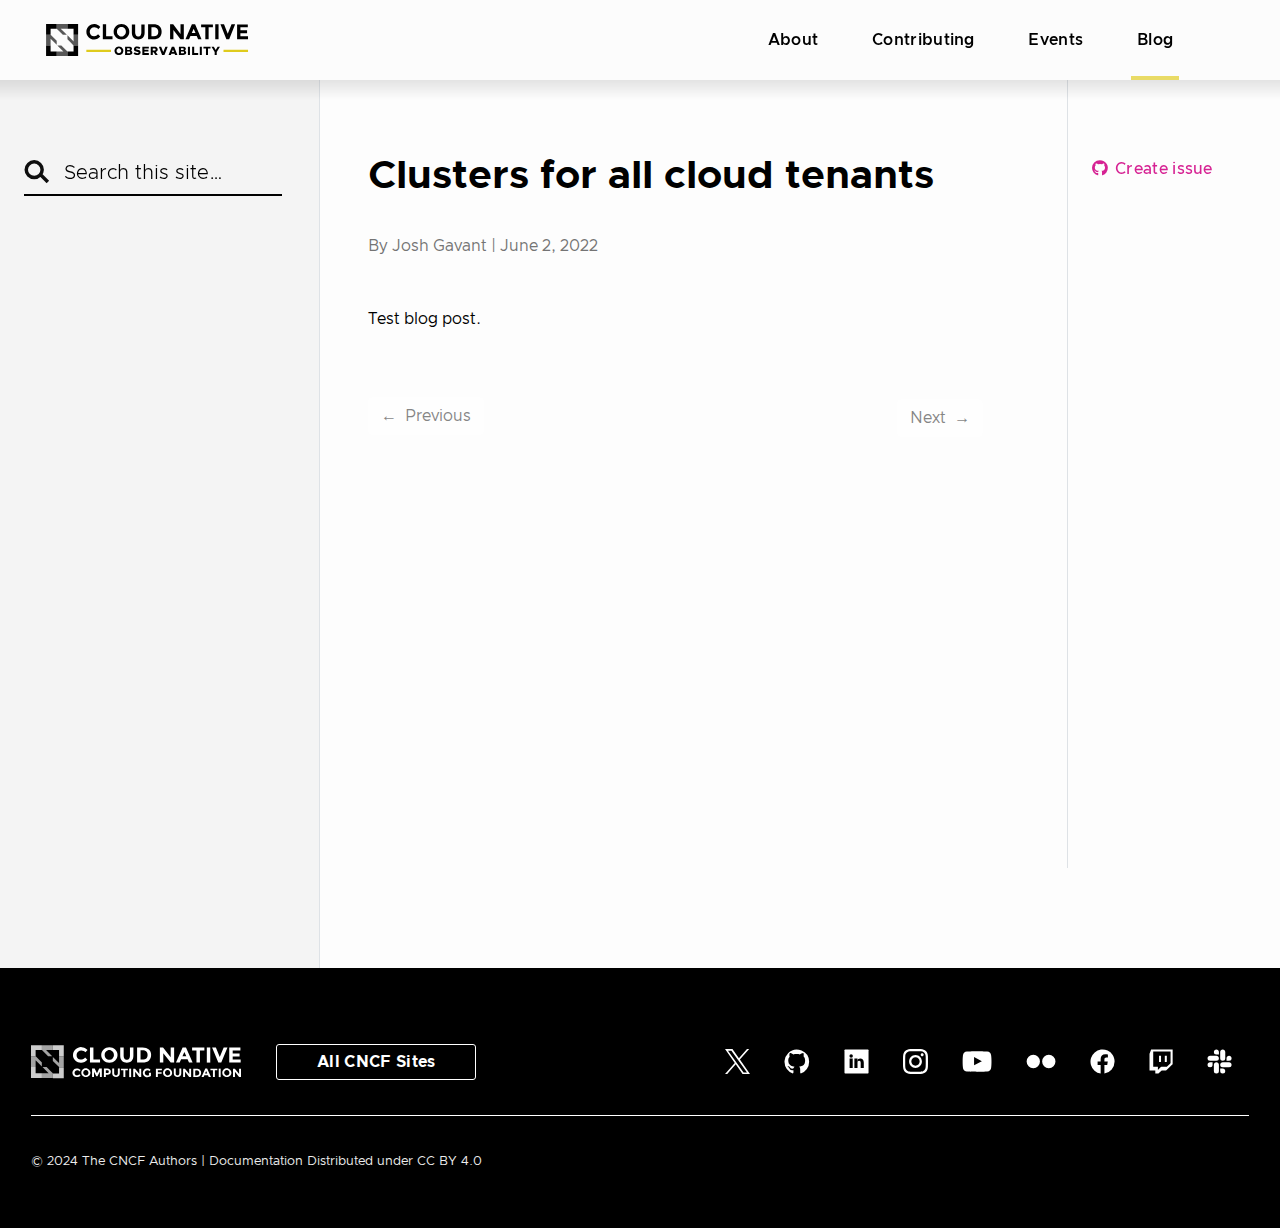
<file: blog/clusters-for-all-cloud-tenants/index.html>
<!doctype html><html lang=en class=no-js><head><meta charset=utf-8><meta name=viewport content="width=device-width,initial-scale=1,shrink-to-fit=no"><meta name=generator content="Hugo 0.124.1"><meta name=ROBOTS content="INDEX, FOLLOW"><link rel=icon href=/favicons/favicon.ico sizes=any><link rel=icon href=/favicons/favicon.svg sizes=any type=image/svg+xml><link rel=apple-touch-icon href=/favicons/apple-touch-icon.png><title>Clusters for all cloud tenants | Observe k8s WG</title><meta property="og:title" content="Clusters for all cloud tenants">
<meta property="og:description" content="Test blog post."><meta property="og:type" content="article"><meta property="og:url" content="https://observe-k8s.github.io/blog/clusters-for-all-cloud-tenants/"><meta property="article:section" content="blog"><meta property="article:published_time" content="2022-06-02T13:04:00+02:00"><meta property="article:modified_time" content="2024-03-12T16:25:04-04:00"><meta itemprop=name content="Clusters for all cloud tenants"><meta itemprop=description content="Test blog post."><meta itemprop=datePublished content="2022-06-02T13:04:00+02:00"><meta itemprop=dateModified content="2024-03-12T16:25:04-04:00"><meta itemprop=wordCount content="3"><meta itemprop=keywords content><meta name=twitter:card content="summary_large_image"><meta name=twitter:title content="Clusters for all cloud tenants"><meta name=twitter:description content="The observe k8s working group aims to provide actionable, good practice, and peer reviewed guidance on observability tooling for real-life workloads."><meta name=twitter:image content="https://observe-k8s.github.io/images/observability-social.jpg"><script src=https://cmp.osano.com/16A0DbT9yDNIaQkvZ/c3494b1e-ff3a-436f-978d-842e9a0bed27/osano.js></script><script>(function(e,t,n,s,o){e[s]=e[s]||[],e[s].push({"gtm.start":(new Date).getTime(),event:"gtm.js"});var a=t.getElementsByTagName(n)[0],i=t.createElement(n),r=s!="dataLayer"?"&l="+s:"";i.async=!0,i.src="https://www.googletagmanager.com/gtm.js?id="+o+r,a.parentNode.insertBefore(i,a)})(window,document,"script","dataLayer","GTM-WJJ7VKZ")</script><link rel=preload href=/scss/main.min.24223bd76016542603d6547df60559dd50ade9a887bc5111db2402715eea6323.css as=style><link href=/scss/main.min.24223bd76016542603d6547df60559dd50ade9a887bc5111db2402715eea6323.css rel=stylesheet integrity><script src=https://code.jquery.com/jquery-3.5.1.min.js integrity="sha256-9/aliU8dGd2tb6OSsuzixeV4y/faTqgFtohetphbbj0=" crossorigin=anonymous></script></head><body class=td-page><noscript><iframe src="https://www.googletagmanager.com/ns.html?id=GTM-WJJ7VKZ" height=0 width=0 style=display:none;visibility:hidden></iframe></noscript><header><nav class="js-navbar-scroll navbar navbar-expand navbar-dark flex-column flex-md-row td-navbar"><a class=navbar-brand href=/><span class=navbar-logo><svg xmlns="http://www.w3.org/2000/svg" role="img" viewBox="-25.56 -25.56 1329.12 253.12"><g clip-path="url(#clip0_1157_30)"><path fill="#dfcb1d" d="M255 162H411v15H255zm868 0h156v15H1123z"/><path d="M303.869 77.7123C308.776 77.8096 313.637 76.7387 318.049 74.5879 322.461 72.437 326.298 69.2679 329.244 65.342l13.639 13.9562c-10.784 12.0532-23.155 18.0797-37.745 18.0797C298.554 97.6291 291.986 96.5508 285.828 94.2074 279.67 91.8641 274.047 88.3037 269.296 83.7389 264.669 79.2817 261.034 73.8985 258.629 67.941 256.224 61.9835 255.103 55.5857 255.339 49.1654 255.159 42.6765 256.335 36.2214 258.793 30.2133 261.251 24.2052 264.936 18.7765 269.613 14.2748 274.643 9.52866 280.583 5.85096 287.074 3.46365 293.565 1.07635 300.472.0289452 307.379.384658 314.285.740371 321.048 2.49182 327.26 5.53331 333.471 8.5748 339.001 12.8433 343.518 18.0811L330.513 32.9889C327.648 29.1314 323.916 26.0019 319.618 23.853c-4.298-2.1489-9.041-3.2569-13.846-3.2344C298.282 20.4744 291.021 23.1976 285.472 28.231 282.593 30.8759 280.333 34.1233 278.852 37.7419 277.372 41.3604 276.708 45.2609 276.908 49.1654 276.708 53.0616 277.308 56.9575 278.672 60.6126 280.036 64.2677 282.134 67.6045 284.838 70.417 290.057 75.126 296.84 77.7262 303.869 77.7123v0zM359.375 96.109V1.9043h20.934V77.3949h40.283V96.109H359.375zM512.574 83.1045C503.043 92.0701 490.451 97.062 477.366 97.062c-13.085.0-25.677-4.9919-35.208-13.9575C437.511 78.6474 433.841 73.2718 431.384 67.3195 428.927 61.3673 427.735 54.9688 427.885 48.531 427.706 42.0893 428.884 35.682 431.343 29.7255S437.487 18.3966 442.158 13.9576C451.689 4.99194 464.281.0 477.366.0s25.677 4.99194 35.208 13.9576C517.222 18.4147 520.891 23.7903 523.348 29.7425 525.806 35.6947 526.997 42.0932 526.848 48.531 527.027 54.9727 525.849 61.38 523.39 67.3366 520.931 73.2931 517.246 78.6655 512.574 83.1045v0zM505.279 48.531C505.337 40.5606 502.393 32.8603 497.032 26.9623 494.507 24.1674 491.424 21.9333 487.982 20.4041 484.54 18.875 480.815 18.0849 477.049 18.0849 473.283 18.0849 469.558 18.875 466.116 20.4041 462.674 21.9333 459.591 24.1674 457.066 26.9623 451.644 32.8227 448.69 40.5481 448.819 48.531 448.761 56.5014 451.705 64.2017 457.066 70.0998 459.591 72.8946 462.674 75.1288 466.116 76.6579S473.283 78.9771 477.049 78.9771C480.815 78.9771 484.54 78.187 487.982 76.6579 491.424 75.1288 494.507 72.8946 497.032 70.0998 499.779 67.2388 501.924 63.8558 503.341 60.151 504.757 56.4462 505.416 52.495 505.279 48.531v0zM569.671 72.0024C571.346 74.1717 573.515 75.9085 575.998 77.0673 578.482 78.2262 581.206 78.7735 583.945 78.6634 586.642 78.8066 589.332 78.2721 591.77 77.1086S596.316 74.1896 597.901 72.0024C601.543 66.8216 603.332 60.5632 602.976 54.2399V2.22119H623.91V54.8743C623.91 68.5134 620.104 78.9805 612.491 86.2759 608.659 89.951 604.133 92.8255 599.177 94.7316S588.935 97.5372 583.627 97.3774C578.272 97.5373 572.938 96.639 567.931 94.734 562.923 92.829 558.341 89.9547 554.446 86.2759 546.834 78.9805 543.027 68.5134 543.027 54.8743V2.22119H563.962V54.2399C563.955 60.613 565.952 66.8268 569.671 72.0024v0zM717.798 14.2746C726.68 22.5215 731.438 33.9402 731.438 48.5309 731.438 63.1215 726.997 74.8574 718.433 83.4215 709.869 91.9855 696.23 96.109 678.467 96.109h-32.67V1.9043h33.305C695.913 1.9043 708.917 6.02773 717.798 14.2746zM702.573 70.4168C707.648 65.659 710.186 58.3637 710.186 49.1652 710.186 39.9668 707.648 32.6715 702.573 27.9137 697.498 23.1559 689.569 20.3012 678.784 20.3012H667.048V77.7121H680.37C688.423 78.1411 696.344 75.5384 702.573 70.4168v0zM851.018 1.9043h20.934V96.109H851.018L805.977 37.1121V96.109H785.043V1.9043H804.709L851.018 62.4871V1.9043zM962.347 96.109 953.466 75.809H913.818L904.936 96.109h-22.52L923.016 1.9043H943.316l40.6 94.2047H962.347zM934.118 30.134 922.382 57.4121h23.471L934.118 30.134zm94.842-9.8331v76.125H1008.02V20.3009H981.381V2.22119H1055.92V20.3009h-26.96zM1070.83 1.9043H1091.76V96.109H1070.83V1.9043zm78.97 59.9484L1173.91 1.9043H1196.75L1159 96.109h-17.76L1103.49 1.9043H1126.33l23.47 59.9484zM1276.91 1.9043V20.6184H1229.97V39.9668H1272.16V58.0465H1229.97V77.7121h48.53v18.714h-69.46V2.22148H1276.91V1.9043zM28.8621 135.218H-.00195312v67.783H67.559V173.852H28.8621V135.218zM174.136 135.535v38.317H135.439v29.149H203V135.218H173.819L174.136 135.535zM-.00195312 67.783H29.1793l-.3172-.3172V29.1495H67.559V0H-.00195312V67.783zM135.439.0V29.1495h38.697V67.783H203V0H135.439z"/><path d="M131.627 67.783 92.9297 29.1495H135.433V0H67.5547V29.1495L106.252 67.783h25.375zM96.7359 135.218H71.3609l32.0361 32.004L109.741 173.852H67.5547v29.149H135.433V173.534l-19.349-19.031-19.3481-19.285zM174.136 67.7837V109.906l-6.661-6.661-32.036-32.004V96.9015l19.032 19.0315 19.348 19.316H203V67.7837H174.136zM67.559 106.1 29.1793 67.7837H-.00195312V135.218H28.8621V93.0952L67.559 131.76V106.1z" opacity=".65"/><path d="M461.272 196.163C456.247 196.163 451.578 194.945 447.265 192.509 442.951 190.022 439.5 186.698 436.912 182.536 434.374 178.375 433.105 173.883 433.105 169.062S434.374 159.775 436.912 155.664C439.5 151.503 442.951 148.204 447.265 145.768 451.578 143.281 456.247 142.038 461.272 142.038 466.245 142.038 470.889 143.281 475.202 145.768 479.516 148.204 482.942 151.503 485.479 155.664 488.068 159.775 489.362 164.241 489.362 169.062S488.068 178.375 485.479 182.536C482.942 186.698 479.516 190.022 475.202 192.509 470.889 194.945 466.245 196.163 461.272 196.163zm0-11.8C463.911 184.363 466.347 183.678 468.58 182.308 470.813 180.887 472.589 179.009 473.908 176.675 475.279 174.34 475.964 171.803 475.964 169.062 475.964 166.372 475.279 163.86 473.908 161.526 472.589 159.191 470.813 157.339 468.58 155.969 466.347 154.548 463.911 153.837 461.272 153.837S456.171 154.548 453.887 155.969C451.654 157.339 449.853 159.191 448.483 161.526 447.163 163.86 446.503 166.372 446.503 169.062 446.503 171.803 447.163 174.34 448.483 176.675 449.853 179.009 451.654 180.887 453.887 182.308 456.171 183.678 458.633 184.363 461.272 184.363zm39.065-41.412H527.666C530.863 142.951 533.705 143.535 536.192 144.702 538.678 145.819 540.607 147.392 541.977 149.422 543.398 151.401 544.109 153.634 544.109 156.121 544.109 158.709 543.449 161.018 542.129 163.048 540.861 165.027 539.084 166.601 536.801 167.768 539.846 169.087 542.205 170.94 543.88 173.325 545.606 175.66 546.468 178.248 546.468 181.09 546.468 183.83 545.707 186.292 544.185 188.474 542.662 190.605 540.556 192.28 537.866 193.498 535.177 194.665 532.132 195.249 528.731 195.249H500.337V142.951zm24.207 20.706C526.321 163.657 527.792 163.2 528.96 162.287 530.127 161.373 530.711 160.206 530.711 158.785S530.127 156.222 528.96 155.36C527.792 154.446 526.321 153.989 524.544 153.989H513.278V163.657h11.266zm1.904 20.554C528.376 184.211 529.949 183.729 531.167 182.765 532.436 181.75 533.07 180.481 533.07 178.958 533.07 177.436 532.436 176.192 531.167 175.228 529.949 174.213 528.376 173.706 526.448 173.706h-13.17v10.505h13.17zm51.273 11.952C573.052 196.163 568.662 195.427 564.551 193.955 560.44 192.432 556.786 190.25 553.589 187.408L560.973 178.654C566.353 183.069 572.087 185.277 578.177 185.277 580.563 185.277 582.39 184.845 583.658 183.983 584.927 183.12 585.562 181.953 585.562 180.481 585.562 179.466 585.257 178.654 584.648 178.045 584.039 177.436 583.075 176.928 581.755 176.522 580.487 176.116 578.406 175.558 575.513 174.848 571.199 173.883 567.672 172.843 564.932 171.726 562.191 170.559 560.009 168.961 558.385 166.931 556.812 164.85 556.025 162.135 556.025 158.785 556.025 155.486 556.862 152.568 558.537 150.031 560.212 147.493 562.546 145.539 565.541 144.169 568.586 142.748 572.062 142.038 575.97 142.038 584.344 142.038 591.423 144.423 597.209 149.193L590.586 158.481C588.201 156.654 585.714 155.283 583.126 154.37 580.588 153.406 578.101 152.924 575.665 152.924 573.635 152.924 572.037 153.355 570.869 154.218 569.702 155.08 569.119 156.172 569.119 157.491 569.119 158.557 569.423 159.42 570.032 160.079 570.692 160.739 571.732 161.323 573.153 161.83 574.574 162.287 576.655 162.82 579.395 163.429 583.709 164.342 587.236 165.408 589.977 166.626 592.717 167.793 594.849 169.392 596.371 171.422 597.894 173.401 598.655 175.964 598.655 179.111 598.655 182.612 597.792 185.657 596.067 188.246 594.392 190.783 591.981 192.737 588.835 194.107 585.688 195.477 581.984 196.163 577.721 196.163zm44.688-41.565V162.744h25.578v11.647H622.409V183.602H650.575v11.647H609.392V142.951h41.183v11.647H622.409zm69.712 40.651-11.495-16.367H675.45v16.367H662.432V142.951h24.284C690.523 142.951 693.923 143.712 696.917 145.235 699.962 146.757 702.322 148.889 703.997 151.629 705.722 154.319 706.585 157.415 706.585 160.917 706.585 164.875 705.494 168.326 703.312 171.27 701.18 174.213 698.237 176.345 694.481 177.664l12.408 17.585H692.121zM675.45 167.007H685.574C687.807 167.007 689.634 166.448 691.055 165.332 692.476 164.215 693.187 162.744 693.187 160.917S692.476 157.618 691.055 156.501C689.634 155.385 687.807 154.827 685.574 154.827H675.45v12.18zm94.394-24.056-20.63 52.298H734.522l-20.63-52.298h14.616L741.906 176.675l13.322-33.724H769.844zM813.544 187.256H793.143L789.945 195.249H775.329l20.706-52.298h14.616l20.706 52.298H816.741l-3.197-7.993zM809.662 177.436 803.343 161.373 797.025 177.436H809.662zm31.221-34.485h27.329C871.409 142.951 874.251 143.535 876.738 144.702 879.225 145.819 881.153 147.392 882.523 149.422 883.944 151.401 884.655 153.634 884.655 156.121 884.655 158.709 883.995 161.018 882.676 163.048 881.407 165.027 879.631 166.601 877.347 167.768 880.392 169.087 882.752 170.94 884.427 173.325 886.152 175.66 887.015 178.248 887.015 181.09 887.015 183.83 886.254 186.292 884.731 188.474 883.209 190.605 881.102 192.28 878.413 193.498 875.723 194.665 872.678 195.249 869.278 195.249H840.883V142.951zm24.208 20.706C866.867 163.657 868.339 163.2 869.506 162.287 870.673 161.373 871.257 160.206 871.257 158.785S870.673 156.222 869.506 155.36C868.339 154.446 866.867 153.989 865.091 153.989H853.824V163.657H865.091zM866.994 184.211C868.922 184.211 870.496 183.729 871.714 182.765 872.982 181.75 873.617 180.481 873.617 178.958 873.617 177.436 872.982 176.192 871.714 175.228 870.496 174.213 868.922 173.706 866.994 173.706H853.824v10.505H866.994zm30.795-41.26h13.018v52.298H897.789V142.951zm64.939 40.651v11.647H924.513V142.951H937.531v40.651h25.197zM972.945 142.951H985.962v52.298H972.945V142.951zM1012 154.598H996.167V142.951h44.763v11.647H1025.02v40.651H1012V154.598zM1067.13 177.207l-20.24-34.256h14.99l11.8 22.076L1086.01 142.951h14.47l-20.25 34.256v18.042H1067.13V177.207z"/></g><defs><clipPath id="clip0_1157_30"><path fill="#fff" d="M0 0H1279.22V203H0z"/></clipPath></defs></svg></span></a><div class="td-navbar-nav-scroll ml-md-auto mr-xl-5" id=main_navbar><ul class="navbar-nav mt-0 mt-lg-0"><li class="nav-item mr-3 ml-3 mb-0 mb-lg-0"><a class=nav-link href=/about/><span>About</span></a></li><li class="nav-item mr-3 ml-3 mb-0 mb-lg-0"><a class=nav-link href=/contributing/><span>Contributing</span></a></li><li class="nav-item mr-3 ml-3 mb-0 mb-lg-0"><a class=nav-link href=/events/><span>Events</span></a></li><li class="nav-item mr-3 ml-3 mb-0 mb-lg-0"><a class="nav-link active" href=/blog/><span class=active>Blog</span></a></li></ul></div></nav></header><div><div class=td-main><div class="row flex-xl-nowrap"><aside class="col-12 col-md-3 col-xl-3 td-sidebar d-print-none"><div id=td-sidebar-menu class=td-sidebar__inner><form class="td-sidebar__search d-flex align-items-center"><div class=add-search-icon><input type=search class="form-control td-search-input" placeholder="Search this site…" aria-label="Search this site…" autocomplete=off><svg xmlns="http://www.w3.org/2000/svg" role="img" viewBox=".88 .63 32.17 30.24"><g opacity=".945"><path stroke="#000" stroke-width="4.392" d="M13.746 23.279c5.536.0 10.024-4.432 10.024-9.9.0-5.466-4.488-9.898-10.024-9.898S3.722 7.913 3.722 13.38s4.488 9.899 10.024 9.899zm6.56-5.069 10.652 10.52" fill="transparent"/></g></svg></div></form><nav class="collapse td-sidebar-nav" id=td-section-nav><ul class="td-sidebar-nav__section pr-md-3 ul-0"></ul></nav></div></aside><aside class="d-none d-xl-block col-xl-2 td-sidebar-toc d-print-none"><div class="td-page-meta ml-2 pb-1 pt-2 mb-0"><a href="https://github.com/observe-k8s/observe-k8s.github.io/issues/new?title=Clusters%20for%20all%20cloud%20tenants" target=_blank><i class="fab fa-github fa-fw"></i> Create issue</a></div></aside><main class="col-12 col-md-9 col-xl-7 pl-md-5" role=main><div class=td-content><h1>Clusters for all cloud tenants</h1><div class="td-byline mb-5 text-muted">By Josh Gavant |
<time datetime=2022-06-02 class=text-muted>June 2, 2022</time></div><p>Test blog post.</p><ul class="list-unstyled d-flex justify-content-between align-items-center mb-0 pt-5"><li><a class="btn btn-primary disabled"><span class=mr-1>←</span> Previous</a></li><a class="btn btn-primary disabled">Next <span class=ml-1>→</span></a></li></ul></div></main></div></div><footer class="row d-print-none"><div class="container-fluid mx-sm-3"><div class="row mb-4"><div class=logo-and-hub><a href=https://www.cncf.io/ class=logo><img width=210 height=40 src=/images/CNCF_logo_white.svg alt="Cloud Native Computing Foundation logo"></a><div class="row justify-content-center d-lg-none"></div><div class="horizontal-rule d-lg-none mt-4 mb-4"></div><a href=https://www.cncf.io/all-cncf/ class=hub-button>All
CNCF Sites</a></div><ul class=social-links><li><a class=text-white title="Cloud Native Computing Foundation on X" href=https://x.com/cloudnativefdn><svg xmlns="http://www.w3.org/2000/svg" viewBox="0 0 300 300" aria-label="X"><path fill="currentcolor" d="M178.57 127.15 290.27.0h-26.46l-97.03 110.38L89.34.0H0l117.13 166.93L0 300.25h26.46l102.4-116.59 81.8 116.59H3e2M36.01 19.54H76.66l187.13 262.13h-40.66"/></svg></a></li><li><a class=text-white title="Cloud Native Computing Foundation on Github" href=https://github.com/cncf><svg xmlns="http://www.w3.org/2000/svg" viewbox="-0.1 0.21 24.7 24.14"><path fill="currentcolor" d="M24.188 12.63A11.893 11.893.0 003.887 4.221 11.893 11.893.0 002.615 19.538a11.899 11.899.0 005.81 4.34 1.14 1.14.0 00.612-.885c0-.654-.014-2.337-.014-2.337-.415.061-.834.09-1.253.088a2.692 2.692.0 01-2.722-1.837 3.22 3.22.0 00-1.336-1.585c-.308-.198-.379-.431-.023-.498 1.643-.308 2.064 1.853 3.16 2.198.76.236 1.58.17 2.293-.183.1-.614.44-1.165.943-1.531-2.791-.267-4.446-1.232-5.304-2.781l-.092-.174-.216-.492-.064-.176a8.34 8.34.0 01-.386-2.694A4.596 4.596.0 015.334 7.58a4.765 4.765.0 01.207-3.43s1.208-.248 3.492 1.378c1.237-.528 4.538-.571 6.1-.117.957-.63 2.71-1.524 3.417-1.274.193.307.604 1.2.25 3.164a5.523 5.523.0 011.493 3.942 10.198 10.198.0 01-.305 2.444l-.103.349s-.06.165-.123.322l-.075.173c-.828 1.809-2.527 2.484-5.274 2.766.89.557 1.144 1.256 1.144 3.146s-.025 2.144-.02 2.578a1.199 1.199.0 00.59.87 11.9 11.9.0 008.06-11.26z"/></svg></a></li><li><a title="Cloud Native Computing Foundation on LinkedIn" href=https://www.linkedin.com/company/cloud-native-computing-foundation/><svg xmlns="http://www.w3.org/2000/svg" viewbox="-10.23 -10.23 531.96 531.96"><rect fill="currentcolor" width="512" height="512" rx="3%" fill="#fff"/><circle fill="#000" cx="142" cy="138" r="37"/><path stroke="#000" stroke-width="66" d="M244 194v198M142 194v198"/><path fill="#000" d="M276 282c0-20 13-40 36-40 24 0 33 18 33 45v105h66V279c0-61-32-89-76-89-34 0-51 19-59 32"/></svg></a></li><li><a title="Cloud Native Computing Foundation on Instagram" href=https://www.instagram.com/humans.of.cloudnative/><svg viewBox="0 0 24 24" xmlns="http://www.w3.org/2000/svg"><path d="m12 0C8.74.0 8.333.015 7.053.072 5.775.132 4.905.333 4.14.63c-.789.306-1.459.717-2.126 1.384s-1.079 1.336-1.384 2.126c-.297.765-.499 1.635-.558 2.913-.06 1.28-.072 1.687-.072 4.947s.015 3.667.072 4.947c.06 1.277.261 2.148.558 2.913.306.788.717 1.459 1.384 2.126.667.666 1.336 1.079 2.126 1.384.766.296 1.636.499 2.913.558C8.333 23.988 8.74 24 12 24s3.667-.015 4.947-.072c1.277-.06 2.148-.262 2.913-.558.788-.306 1.459-.718 2.126-1.384.666-.667 1.079-1.335 1.384-2.126.296-.765.499-1.636.558-2.913.06-1.28.072-1.687.072-4.947s-.015-3.667-.072-4.947c-.06-1.277-.262-2.149-.558-2.913-.306-.789-.718-1.459-1.384-2.126-.667-.667-1.335-1.079-2.126-1.384-.765-.297-1.636-.499-2.913-.558-1.28-.06-1.687-.072-4.947-.072zm0 2.16c3.203.0 3.585.016 4.85.071 1.17.055 1.805.249 2.227.415.562.217.96.477 1.382.896.419.42.679.819.896 1.381.164.422.36 1.057.413 2.227.057 1.266.07 1.646.07 4.85s-.015 3.585-.074 4.85c-.061 1.17-.256 1.805-.421 2.227-.224.562-.479.96-.899 1.382-.419.419-.824.679-1.38.896-.42.164-1.065.36-2.235.413-1.274.057-1.649.07-4.859.07-3.211.0-3.586-.015-4.859-.074-1.171-.061-1.816-.256-2.236-.421-.569-.224-.96-.479-1.379-.899-.421-.419-.69-.824-.9-1.38-.165-.42-.359-1.065-.42-2.235-.045-1.26-.061-1.649-.061-4.844.0-3.196.016-3.586.061-4.861.061-1.17.255-1.814.42-2.234.21-.57.479-.96.9-1.381.419-.419.81-.689 1.379-.898.42-.166 1.051-.361 2.221-.421 1.275-.045 1.65-.06 4.859-.06zm0 3.678c-3.405.0-6.162 2.76-6.162 6.162.0 3.405 2.76 6.162 6.162 6.162 3.405.0 6.162-2.76 6.162-6.162.0-3.405-2.76-6.162-6.162-6.162zM12 16c-2.21.0-4-1.79-4-4s1.79-4 4-4 4 1.79 4 4-1.79 4-4 4zm7.846-10.405c0 .795-.646 1.44-1.44 1.44-.795.0-1.44-.646-1.44-1.44s.646-1.439 1.44-1.439c.793-.001 1.44.645 1.44 1.439z"/></svg></a></li><li><a class=text-white title="Cloud Native Computing Foundation on YouTube" href=https://www.youtube.com/c/cloudnativefdn><svg xmlns="http://www.w3.org/2000/svg" viewbox="0.21 0.27 34.45 25.07"><path fill="currentcolor" d="M33.729 6.084s-.327-2.33-1.317-3.356a4.691 4.691.0 00-3.32-1.432c-4.634-.34-11.589-.34-11.589-.34h-.014s-6.954.0-11.59.342A4.692 4.692.0 002.579 2.73c-.993 1.025-1.315 3.354-1.315 3.354a52.189 52.189.0 00-.331 5.473v2.566c.014 1.829.125 3.656.331 5.472.0.0.322 2.33 1.316 3.36 1.26 1.345 2.916 1.3 3.653 1.445 2.65.26 11.263.34 11.263.34s6.96-.01 11.597-.353a4.691 4.691.0 003.32-1.432c.993-1.026 1.316-3.356 1.316-3.356.206-1.817.316-3.644.33-5.473v-2.57a52.26 52.26.0 00-.33-5.472zM14.076 17.232V7.729l8.951 4.768-8.95 4.735z"/></svg></a></li><li><a class=text-white title="Cloud Native Computing Foundation on Flickr" href=https://www.flickr.com/photos/143247548@N03/albums><svg xmlns="http://www.w3.org/2000/svg" viewbox="-0.35 0.34 27.82 13.45"><path fill="currentcolor" fill-rule="evenodd" d="M12.599 7.083a6.181 6.181.0 11-12.363.0 6.181 6.181.0 0112.363.0zm14.376.0a6.18 6.18.0 11-12.362.0 6.18 6.18.0 0112.362.0z" clip-rule="evenodd"/></svg></a></li><li><a class=text-white title="Cloud Native Computing Foundation on Facebook" href=https://www.facebook.com/CloudNativeComputingFoundation/><svg xmlns="http://www.w3.org/2000/svg" viewbox="-0.51 -0.26 26.45 26.45"><path fill="currentcolor" d="M25.497 13.075c0-2.45-.698-4.848-2.011-6.911a12.765 12.765.0 00-5.398-4.73A12.671 12.671.0 0011.008.38 12.705 12.705.0 004.479 3.33 12.827 12.827.0 00.563 9.358a12.896 12.896.0 00-.07 7.201 12.831 12.831.0 003.801 6.103 12.709 12.709.0 006.471 3.078v-8.957H7.53v-3.708h3.235v-2.824c0-3.213 1.903-4.988 4.813-4.988.956.014 1.909.097 2.852.25V8.67h-1.607a1.83 1.83.0 00-1.518.497 1.854 1.854.0 00-.561 1.505v2.404h3.535l-.563 3.708h-2.97v8.957a12.725 12.725.0 007.697-4.337 12.87 12.87.0 003.054-8.328z"/></svg></a></li><li><a class=text-white title="Cloud Native Computing Foundation on Twitch" href=https://www.twitch.tv/cloudnativefdn><svg xmlns="http://www.w3.org/2000/svg" viewbox="-0.05 0.08 21.22 22.04"><path fill="currentcolor" d="M.402 18.929V4.189c.045-.067.084-.137.118-.21.436-1.158.871-2.316 1.304-3.475h18.98v12.968c-.112.081-.22.168-.323.26-1.66 1.651-3.318 3.305-4.973 4.962a.795.795.0 01-.623.257 132.09 132.09.0 00-3.482.006.896.896.0 00-.553.23c-.793.761-1.557 1.553-2.35 2.313a.913.913.0 01-.553.224c-.675.026-1.35.011-2.026.01-.124.0-.247-.016-.408-.027V18.97c-.204-.01-.365-.022-.53-.023-1.526-.007-3.053-.013-4.58-.018zM3.664 2.33v13.435h.439c1.125.0 2.25.006 3.375-.005.248.0.332.077.328.323-.013.661-.006 1.323.0 1.983.0.123.015.245.028.45.16-.148.255-.231.345-.32.737-.734 1.466-1.477 2.218-2.196a.884.884.0 01.55-.226c1.492-.018 2.985-.004 4.477-.019a.782.782.0 00.49-.2c.953-.923 1.88-1.866 2.825-2.79a.748.748.0 00.24-.59c-.007-3.131-.009-6.26-.005-9.386.0-.456.0-.456-.465-.456H3.667l-.003-.003z"/><path fill="currentcolor" d="M15.654 6.063c.01.152.022.255.022.359.0 1.59-.005 3.182.006 4.773.0.272-.064.38-.354.367-.458-.022-.919-.006-1.418-.006-.01-.137-.025-.246-.025-.358.0-1.592.004-3.183-.006-4.774.0-.265.051-.384.35-.368.467.025.938.007 1.425.007zm-5.082 2.732c0 .802-.01 1.604.006 2.406.005.283-.094.374-.37.36a12.659 12.659.0 00-1.1.0c-.216.007-.322-.05-.32-.293.007-1.64.007-3.28.0-4.92.0-.218.08-.292.291-.286.39.011.782.015 1.172.0.252-.01.328.086.325.329-.01.799-.004 1.601-.004 2.404z"/></svg></a></li><li><a class=text-white title="Cloud Native Computing Foundation Slack" href=https://slack.cncf.io/><svg xmlns="http://www.w3.org/2000/svg" viewbox="0.16 -0.03 21.19 21.19"><path fill="currentcolor" d="M4.896 13.27a2.147 2.147.0 01-2.141 2.142A2.147 2.147.0 01.613 13.27c0-1.178.963-2.141 2.142-2.141h2.141v2.141zm1.08.0c0-1.178.962-2.141 2.141-2.141s2.142.963 2.142 2.141v5.363a2.147 2.147.0 01-2.142 2.141 2.147 2.147.0 01-2.141-2.142V13.27zm2.141-8.6A2.147 2.147.0 015.976 2.53c0-1.18.962-2.142 2.141-2.142s2.142.963 2.142 2.141v2.142H8.117zm0 1.08c1.179.0 2.141.962 2.141 2.141a2.147 2.147.0 01-2.141 2.142H2.755A2.147 2.147.0 01.613 7.89c0-1.179.963-2.141 2.142-2.141h5.362zm8.599 2.141c0-1.179.963-2.141 2.141-2.141 1.179.0 2.143.962 2.143 2.14a2.147 2.147.0 01-2.142 2.142h-2.141V7.89zm-1.08.0a2.147 2.147.0 01-2.141 2.142 2.147 2.147.0 01-2.141-2.142V2.53c0-1.178.962-2.141 2.141-2.141s2.142.963 2.142 2.141v5.362zm-2.141 8.6c1.179.0 2.142.962 2.142 2.14a2.147 2.147.0 01-2.142 2.142 2.147 2.147.0 01-2.141-2.141V16.49h2.141zm0-1.08a2.147 2.147.0 01-2.141-2.141c0-1.179.962-2.142 2.141-2.142h5.362c1.179.0 2.142.963 2.142 2.142a2.147 2.147.0 01-2.142 2.142h-5.362z"/></svg></a></li></ul></div><div class="horizontal-rule d-none d-lg-block mb-4"></div><div class="copyright py-2"><small>&copy; 2024 The CNCF Authors | Documentation
Distributed under CC BY 4.0</small></div></div></footer></div><script src=https://cdnjs.cloudflare.com/ajax/libs/popper.js/1.14.3/umd/popper.min.js integrity=sha384-ZMP7rVo3mIykV+2+9J3UJ46jBk0WLaUAdn689aCwoqbBJiSnjAK/l8WvCWPIPm49 crossorigin=anonymous></script><script src=https://stackpath.bootstrapcdn.com/bootstrap/4.1.3/js/bootstrap.min.js integrity=sha384-ChfqqxuZUCnJSK3+MXmPNIyE6ZbWh2IMqE241rYiqJxyMiZ6OW/JmZQ5stwEULTy crossorigin=anonymous></script><script src=/js/main.min.b9f7dc2ba6f19b751c705f22619b3f0b84c7d175f2b2a351f67e98e3f1023841.js integrity="sha256-uffcK6bxm3UccF8iYZs/C4TH0XXysqNR9n6Y4/ECOEE=" crossorigin=anonymous></script></body></html>
</file>
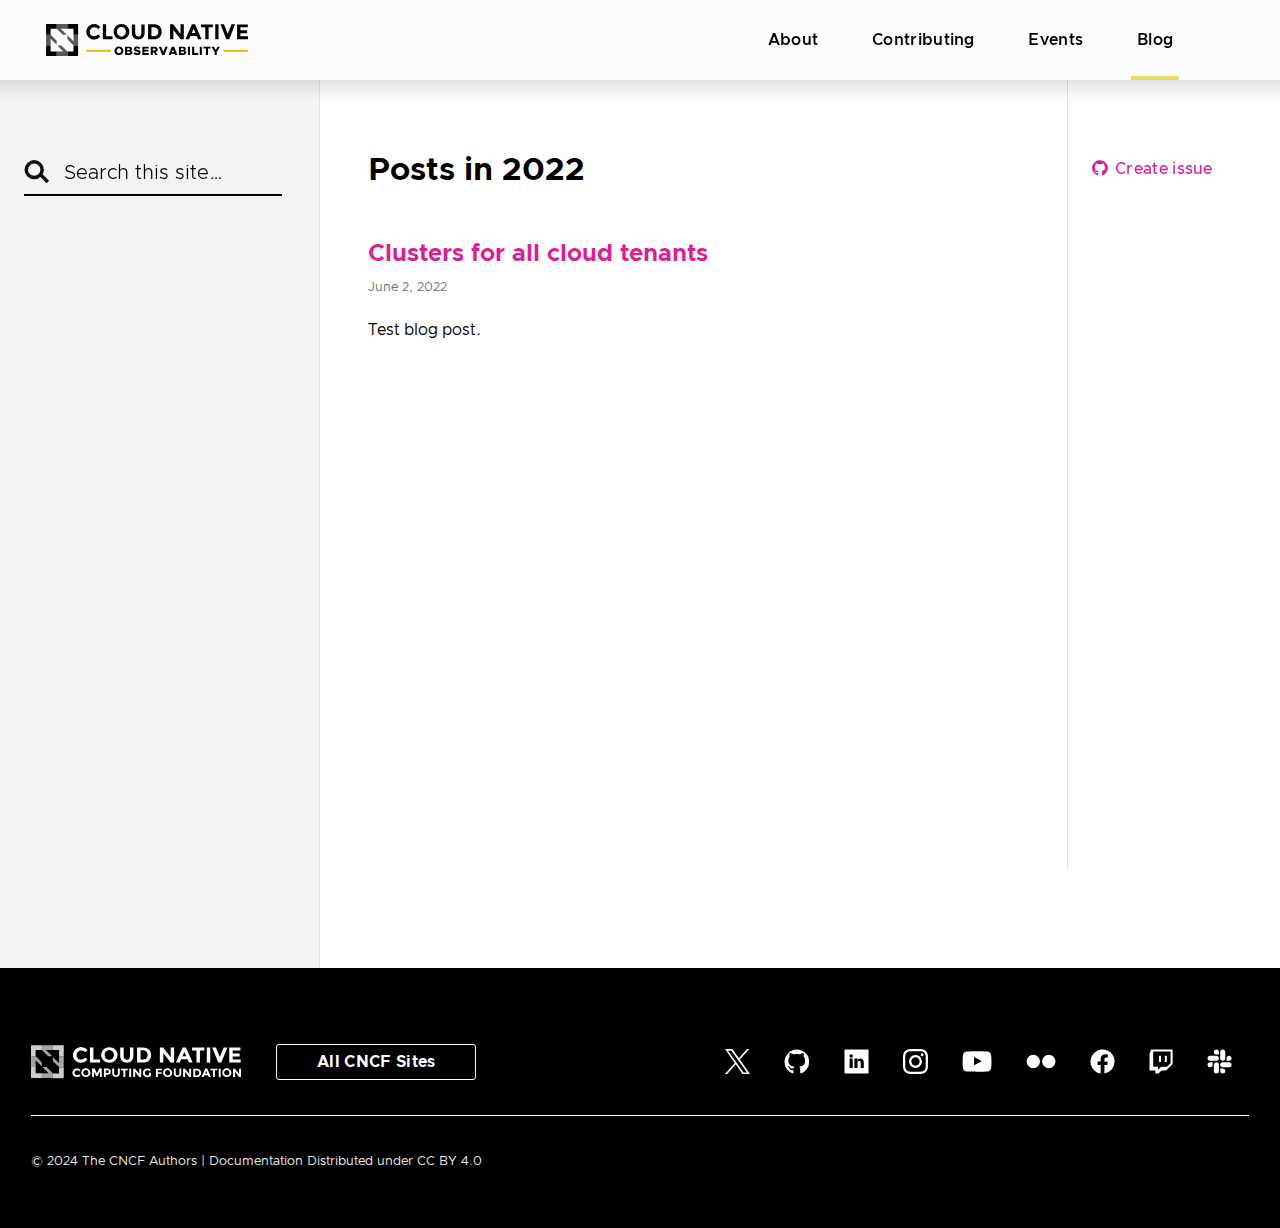
<file: blog/page/1/index.html>
<!doctype html><html lang=en><head><title>https://observe-k8s.github.io/blog/</title>
<link rel=canonical href=https://observe-k8s.github.io/blog/><meta name=robots content="noindex"><meta charset=utf-8><meta http-equiv=refresh content="0; url=https://observe-k8s.github.io/blog/"></head></html>
</file>
